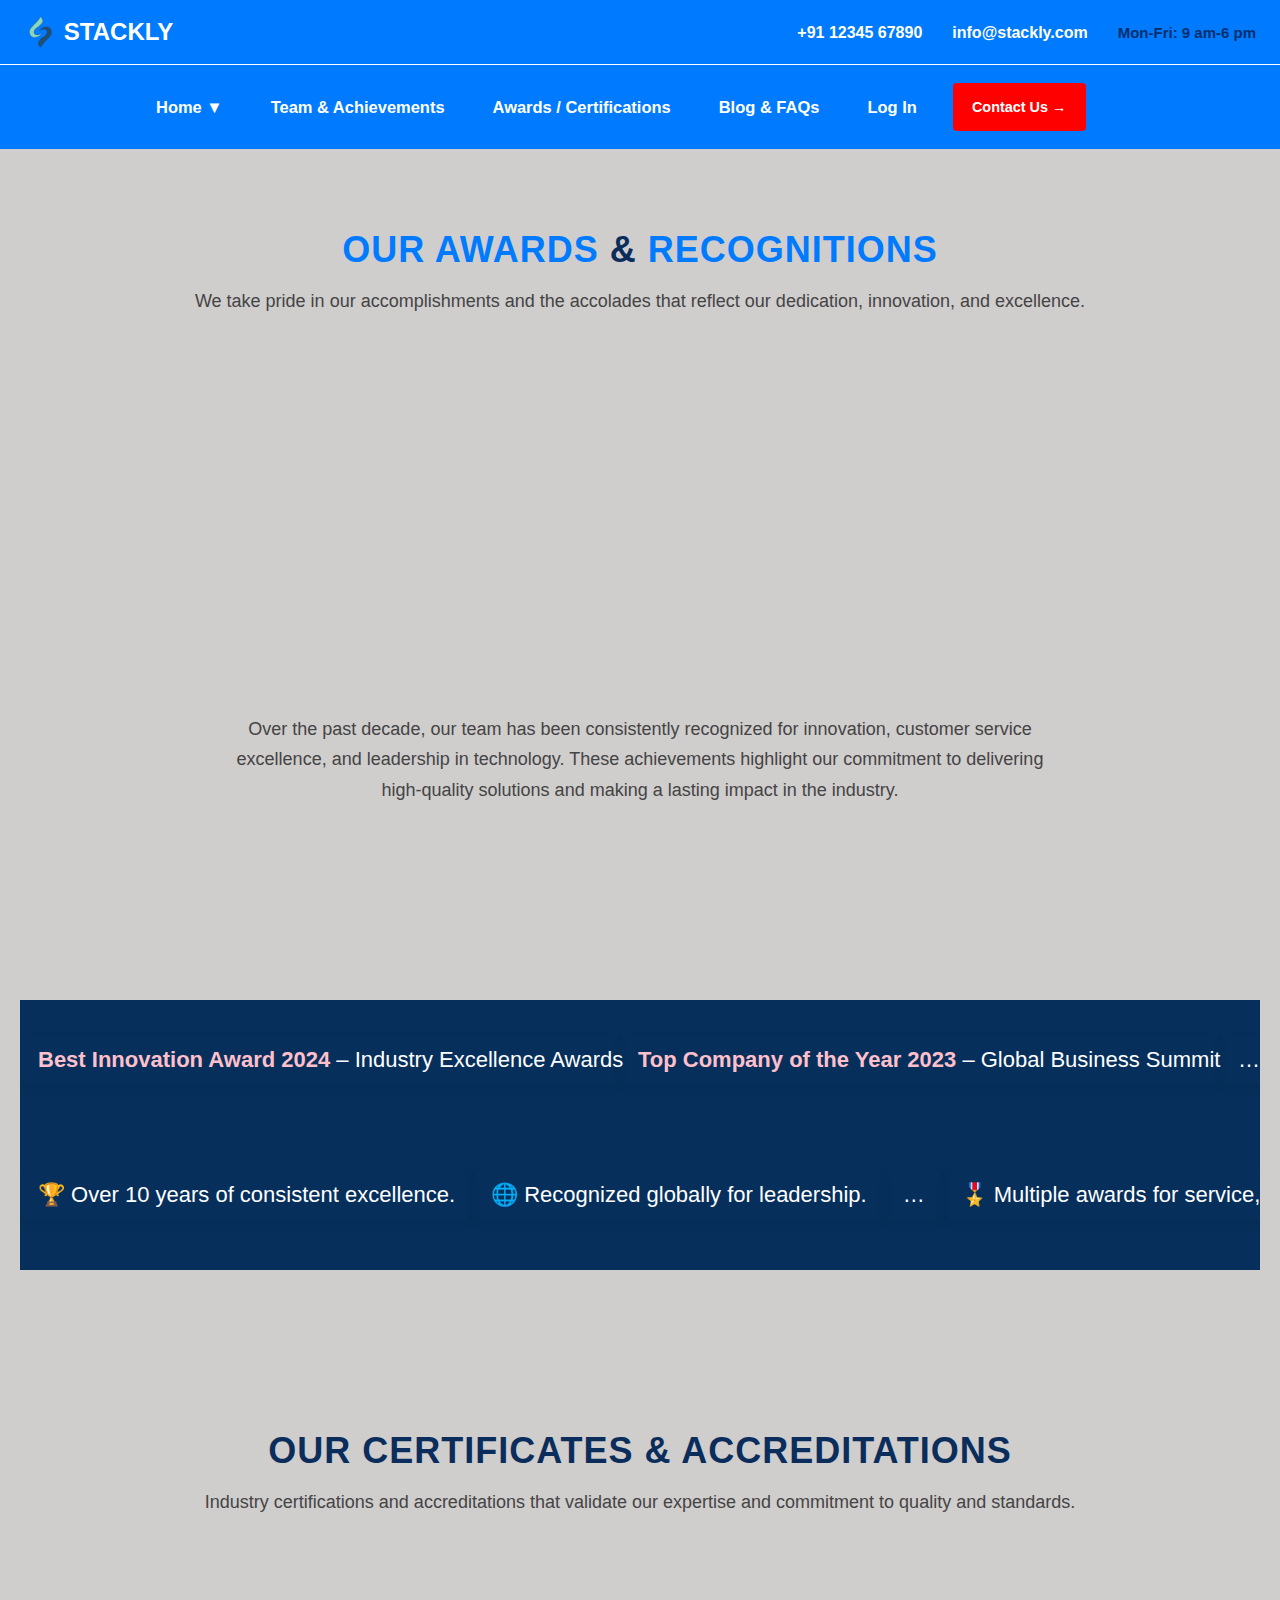
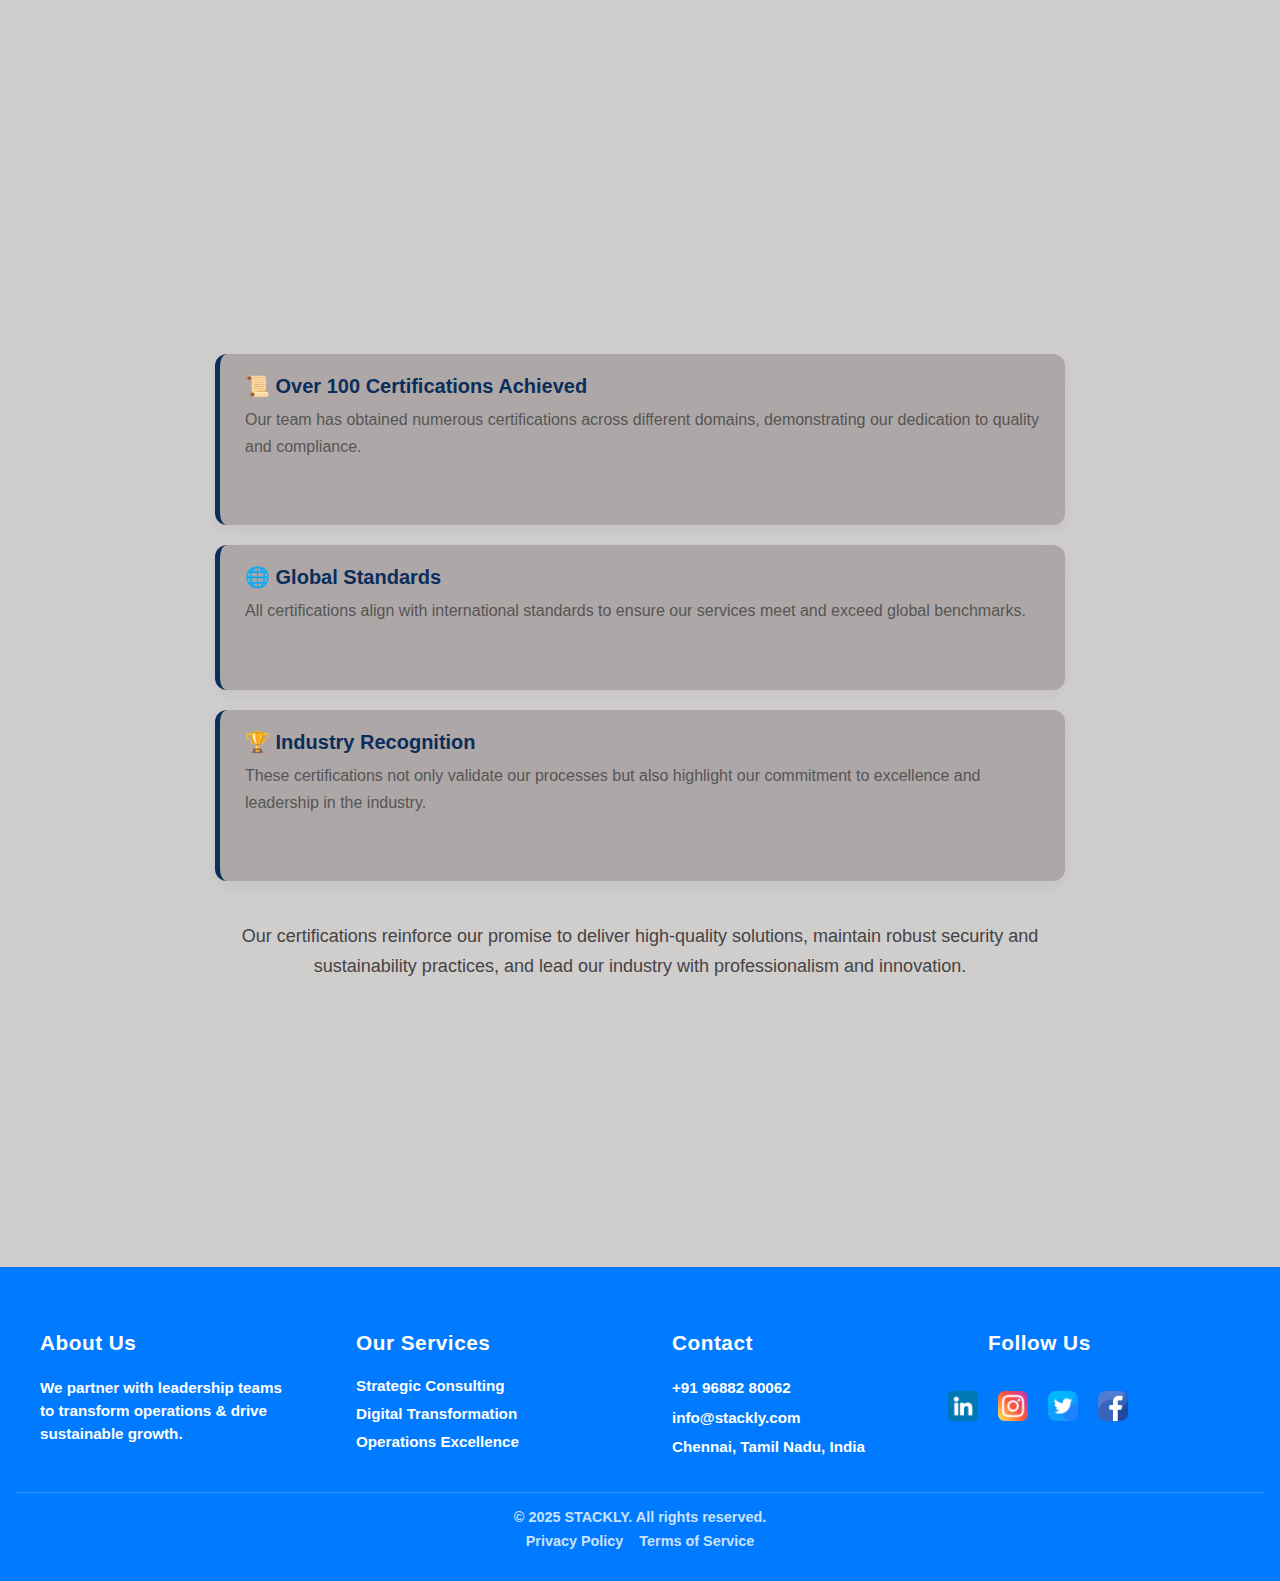
<file: awards.html>
<!DOCTYPE html>
<html lang="en">
<head>
  <meta charset="UTF-8" />
  <meta name="viewport" content="width=device-width, initial-scale=1.0" />
  <link rel="icon" href="./logo.png" />
  <title>Business</title>
  <link rel="stylesheet" href="./awards.css" />
</head>
<body>

  <div class="topbar">
    <header class="header">
      <div class="logo">
        <img src="./logo.png" alt="STACKLY Logo" />
        <h2>STACKLY</h2>
      </div>
      <div class="contact">
        <div class="contact1">
          <p class="phone"><a href="./404.html">+91 12345 67890</a></p>
          <p class="email"><a href="./404.html">info@stackly.com</a></p>
        </div>
        <div class="time">
          <p class="hours">Mon-Fri: 9 am-6 pm</p>
        </div>
      </div>
      <button class="hamburger" id="hamburger" aria-label="Toggle navigation">☰</button>
    </header>

    <nav class="navBar">
      <div class="navLinks">
        <ul class="linkRight">
          <li class="dropdown">
            <a href="./index.html">Home ▼</a>
            <ul class="dropdown-menu">
              <li><a href="./index.html">Home page 1</a></li>
            </ul>
          </li>
          <li><a href="./team.html">Team & Achievements</a></li>
          <li><a href="./awards.html">Awards / Certifications</a></li>
          <li><a href="./blog.html">Blog & FAQs</a></li>
          <li><a href="./login 2.html">Log In</a></li>
          <li class="sign"><button onclick="window.location.href='./contact 2.html'">Contact Us → </button></li>
        </ul>
      </div>
    </nav>
  </div>







<section class="awards-section">
   <h2><span>Our Awards</span> & <span>Recognitions</span></h2>
    <p>We take pride in our accomplishments and the accolades that reflect our dedication, innovation, and excellence.</p>

  <div class="container">
    <div class="awards-section-inner">
      <div class="award-highlights">
        <div class="award-highlight">
          <h3>🏆 500+ Projects Completed</h3>
          <p>Successfully delivered projects across multiple industries with outstanding results and client satisfaction.</p>
        </div>
        <div class="award-highlight">
          <h3>🌐 Global Recognition</h3>
          <p>Our innovative solutions and services have been recognized internationally, enhancing our global presence.</p>
        </div>
        <div class="award-highlight">
          <h3>🎖️ Excellence in Service</h3>
          <p>Committed to delivering exceptional customer experience, earning multiple awards for service excellence.</p>
        </div>
        <div class="award-highlight">
          <h3>💡 Industry Leadership</h3>
          <p>We set benchmarks in innovation, creativity, and operational excellence, leading the way in our sector.</p>
        </div>
      </div>

      <p class="awards-summary">
        Over the past decade, our team has been consistently recognized for innovation, customer service excellence, and leadership in technology. These achievements highlight our commitment to delivering high-quality solutions and making a lasting impact in the industry.
      </p>
    </div>
  </div>
</section>







<section id="awards" class="awards-section">
  <div class="container">
   
    <div class="awards-slider">
      <ul class="awards-list">
        <!-- your list items -->
        <li><strong>Best Innovation Award 2024</strong> – Industry Excellence Awards</li>
        <li><strong>Top Company of the Year 2023</strong> – Global Business Summit</li>
        <li>…</li>
        <!-- repeat same items again for loop effect -->
        <li><strong>Best Innovation Award 2024</strong> – Industry Excellence Awards</li>
        <li><strong>Top Company of the Year 2023</strong> – Global Business Summit</li>
        <li>…</li>
      </ul>
    </div>
    <div class="awards-slider">
      <ul class="awards-list">
        <!-- your list items -->
        <li>🏆  Over 10 years of consistent excellence.</li>
        <li>🌐 Recognized globally for leadership.</li>
        <li>…</li>
        <!-- repeat same items again for loop effect -->
        <li>🎖️ Multiple awards for service, quality, and innovation.</li>
        <li>💡 Driving innovation and setting industry benchmarks.</li>
        <li>🌟 Empowering clients worldwide with award-winning.</li>
        <li>…</li>
      </ul>
    </div>
  </div>
</section>





















<section id="certificates" class="certificates-section">
  <div class="container">
    <h2>Our Certificates & Accreditations</h2>
    <p>Industry certifications and accreditations that validate our expertise and commitment to quality and standards.</p>

    <!-- Certificates Grid -->
    <div class="certificates-grid">
      <div class="certificate-card">
        <img src="./certificate.webp" alt="Certificate 1">
        <h3>ISO 9001</h3>
        <p>Quality Management System Certification</p>
      </div>

      <div class="certificate-card">
        <img src="./certificate.webp" alt="Certificate 2">
        <h3>ISO 27001</h3>
        <p>Information Security Management Certification</p>
      </div>

      <div class="certificate-card">
        <img src="./certificate.webp" alt="Certificate 3">
        <h3>LEED Certification</h3>
        <p>Green Building & Sustainability Standards</p>
      </div>

      <div class="certificate-card">
        <img src="./certificate.webp" alt="Certificate 4">
        <h3>Certified Agile Practitioner</h3>
        <p>Project Management & Agile Practices</p>
      </div>
    </div>

    <!-- Additional Highlights / Descriptive Divs -->
    <div class="certificate-highlight">
      <h3>📜 Over 100 Certifications Achieved</h3>
      <p>Our team has obtained numerous certifications across different domains, demonstrating our dedication to quality and compliance.</p>
    </div>

    <div class="certificate-highlight">
      <h3>🌐 Global Standards</h3>
      <p>All certifications align with international standards to ensure our services meet and exceed global benchmarks.</p>
    </div>

    <div class="certificate-highlight">
      <h3>🏆 Industry Recognition</h3>
      <p>These certifications not only validate our processes but also highlight our commitment to excellence and leadership in the industry.</p>
    </div>

    <p class="certificates-summary">
      Our certifications reinforce our promise to deliver high-quality solutions, maintain robust security and sustainability practices, 
      and lead our industry with professionalism and innovation.
    </p>
  </div>
</section>




<section id="awards" class="awards-section">

</section>



<footer class="footer footer-consulting">
  <div class="footer-inner">
    <div class="footer-col about">
      <h4>About Us</h4>
      <p>We partner with leadership teams to transform operations & drive sustainable growth.</p>
    </div>
    <div class="footer-col services">
      <h4>Our Services</h4>
      <ul>
        <li><a href="./404.html">Strategic Consulting</a></li>
        <li><a href="./404.html">Digital Transformation</a></li>
        <li><a href="./404.html">Operations Excellence</a></li>
      </ul>
    </div>
    <div class="footer-col contact">
      <h4>Contact</h4>
      <p><a href="./404.html">+91 96882 80062</a></p>
      <p><a href="./404.html">info@stackly.com</a></p>
      <p>Chennai, Tamil Nadu, India</p>
    </div>
    <div class="footer-col follow">
      <h4>Follow Us</h4>
      <ul class="social">
        <li><img src="./linkedin.png" alt="linkedin" height="30px"></a></li>
        <li><img src="./instagram.png" alt="instagram" height="30px"></li>
        <li><img src="./twitter.png" alt="twitter" height="30px"></li>
        <li><img src="./facebook.png" alt="facebook" height="30px"></li>
      </ul>
    </div>
  </div>
  <div class="footer-bottom">
    <p>© 2025 STACKLY. All rights reserved.</p>
    <ul class="legal">
      <li><a href="./404.html">Privacy Policy</a></li>
      <li><a href="./404.html">Terms of Service</a></li>
    </ul>
  </div>
</footer>



  <script src="./script.js"></script>
</body>
</html>
</file>
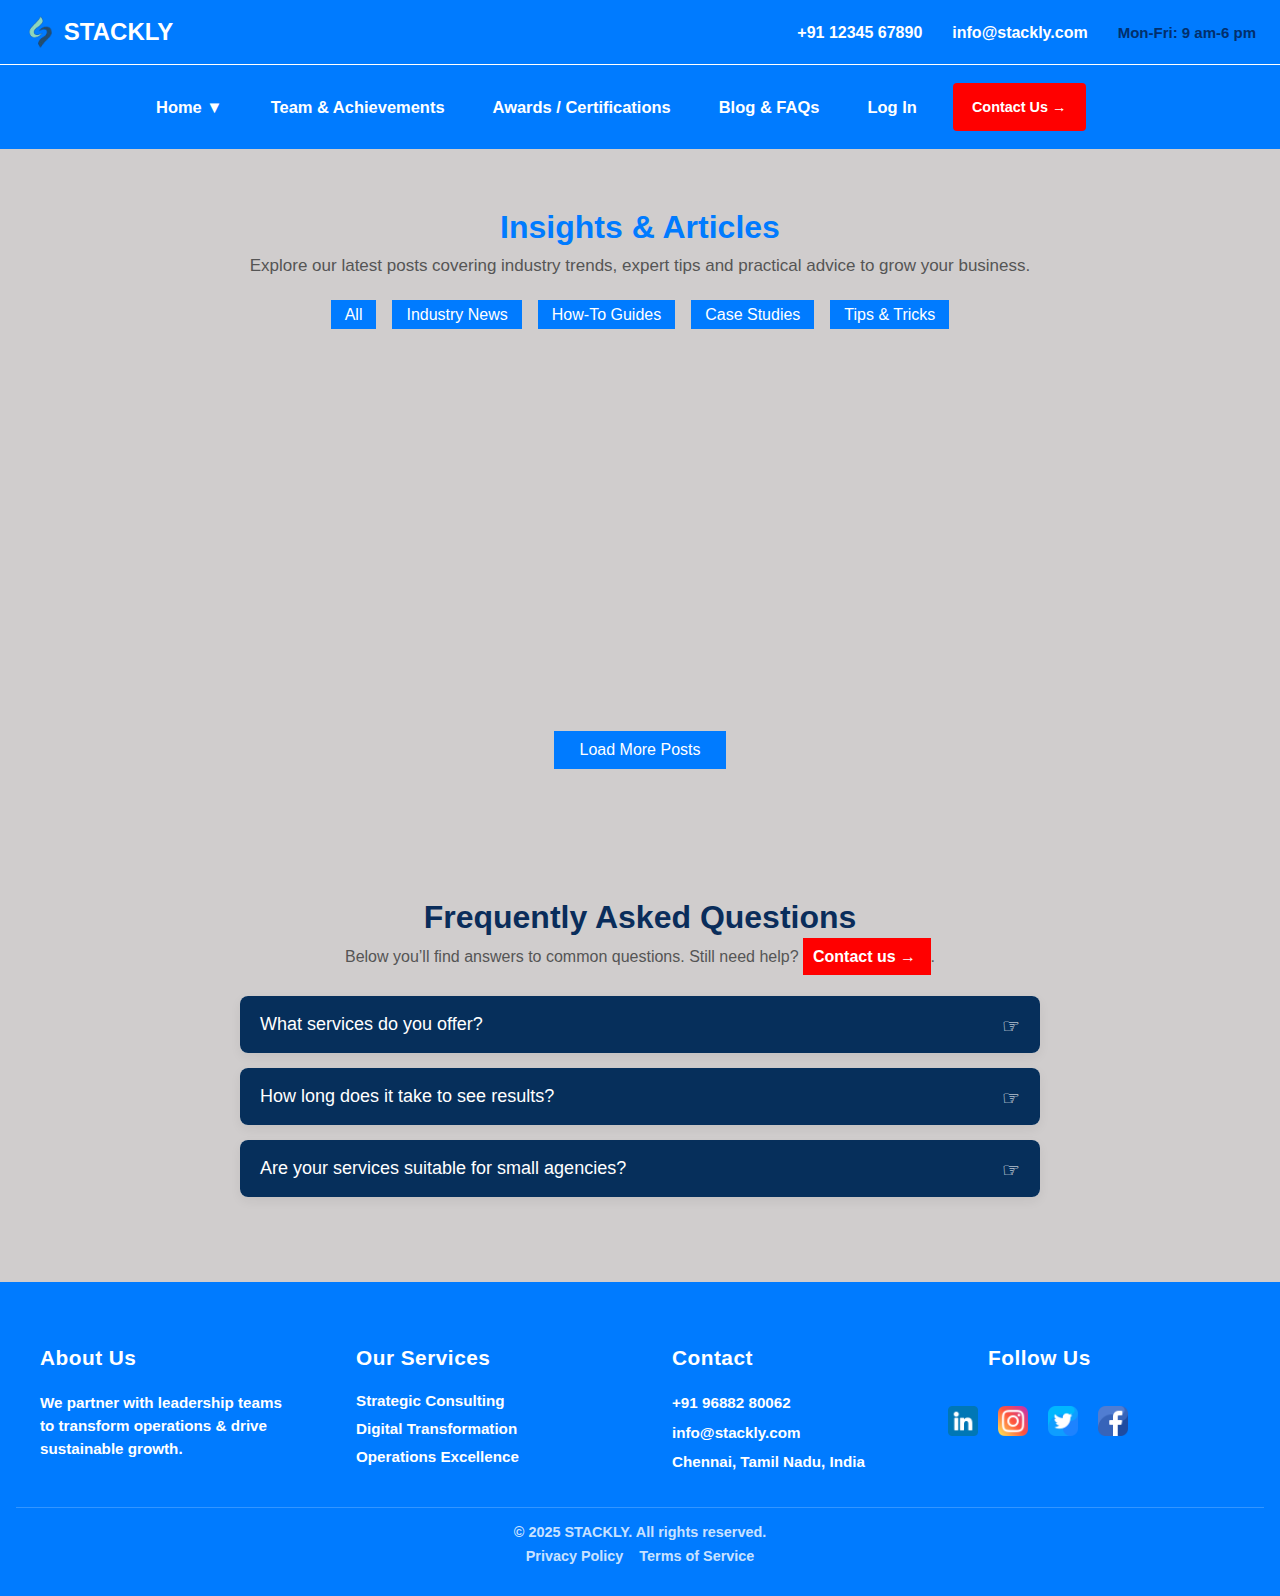
<file: blog.html>
<!DOCTYPE html>
<html lang="en">
<head>
  <meta charset="UTF-8" />
  <meta name="viewport" content="width=device-width, initial-scale=1.0" />
  <link rel="icon" href="./logo.png" />
  <title>Business</title>
  <link rel="stylesheet" href="./blog.css" />
</head>
<body>

  <div class="topbar">
    <header class="header">
      <div class="logo">
        <img src="./logo.png" alt="STACKLY Logo" />
        <h2>STACKLY</h2>
      </div>
      <div class="contact">
        <div class="contact1">
          <p class="phone"><a href="./404.html">+91 12345 67890</a></p>
          <p class="email"><a href="./404.html">info@stackly.com</a></p>
        </div>
        <div class="time">
          <p class="hours">Mon-Fri: 9 am-6 pm</p>
        </div>
      </div>
      <button class="hamburger" id="hamburger" aria-label="Toggle navigation">☰</button>
    </header>

    <nav class="navBar">
      <div class="navLinks">
        <ul class="linkRight">
          <li class="dropdown">
            <a href="./index.html">Home ▼</a>
            <ul class="dropdown-menu">
              <li><a href="./index.html">Home page 1</a></li>
            </ul>
          </li>
          <li><a href="./team.html">Team & Achievements</a></li>
          <li><a href="./awards.html">Awards / Certifications</a></li>
          <li><a href="./blog.html">Blog & FAQs</a></li>
          <li><a href="./login 2.html">Log In</a></li>
          <li class="sign"><button onclick="window.location.href='./contact 2.html'">Contact Us → </button></li>
        </ul>
      </div>
    </nav>
  </div>







<section id="blog-medium" class="blog-medium">
  <div class="container">
    <div class="blog-hero">
      <h2 class="hero-title">Insights & Articles</h2>
      <p class="hero-intro">
        Explore our latest posts covering industry trends, expert tips and practical advice to grow your business.
      </p>
      <nav class="blog-categories">
        <ul>
          <li><a href="#all" class="active">All</a></li>
          <li><a href="#industry">Industry News</a></li>
          <li><a href="#guides">How-To Guides</a></li>
          <li><a href="#case">Case Studies</a></li>
          <li><a href="#tips">Tips & Tricks</a></li>
        </ul>
      </nav>
    </div>

    <div class="posts-grid">
      <article class="post-card animate-fade">
        <img src="./playing-music (1).webp" alt="Post 1" class="post-image">
        <div class="post-content">
          <h3 class="post-title">Boost ROI with Smart Real-Estate Tech</h3>
          <p class="post-excerpt">How to leverage technology to increase productivity, reduce costs and optimise listings.</p>
          <a href="./404.html" class="read-more">Read more →</a>
        </div>
      </article>

      <article class="post-card animate-fade" style="animation-delay:0.2s">
        <img src="./playing-music (1).webp" alt="Post 2" class="post-image">
        <div class="post-content">
          <h3 class="post-title">Checklist for Digital Property Marketing</h3>
          <p class="post-excerpt">A comprehensive list to guide your online advertising, virtual tours and lead capture.</p>
          <a href="./404.html" class="read-more">Read more →</a>
        </div>
      </article>

      <article class="post-card animate-fade" style="animation-delay:0.4s">
        <img src="./playing-music (1).webp" alt="Post 3" class="post-image">
        <div class="post-content">
          <h3 class="post-title">AI Trends in Real-Estate 2025</h3>
          <p class="post-excerpt">From predictive pricing to virtual staging — what’s coming next for property tech.</p>
          <a href="./404.html" class="read-more">Read more →</a>
        </div>
      </article>
    </div>

    <div class="load-more-wrapper">
      <button class="load-more">Load More Posts</button>
    </div>
  </div>
</section>










<section id="faq" class="faq-section">
  <div class="container">
    <h2>Frequently Asked Questions</h2>
    <p>Below you’ll find answers to common questions. Still need help? 
      <a class="call" href="./contact.html">Contact us → </a>.
    </p>

    <div class="faq-accordion">

      <div class="faq-item">
        <button class="faq-question">
          What services do you offer?
          <span class="arrow">☞</span>
        </button>
        <div class="faq-answer">
          <p>We specialise in digital real-estate marketing, listing management, virtual tours, & lead generation solutions.</p>
        </div>
      </div>

      <div class="faq-item">
        <button class="faq-question">
          How long does it take to see results?
          <span class="arrow">☞</span>
        </button>
        <div class="faq-answer">
          <p>Most clients start seeing improved lead volume within 4-8 weeks, depending on scope and market conditions.</p>
        </div>
      </div>

      <div class="faq-item">
        <button class="faq-question">
          Are your services suitable for small agencies?
          <span class="arrow">☞</span>
        </button>
        <div class="faq-answer">
          <p>Yes — our solutions are scalable and tailored so even smaller agencies can benefit from them.</p>
        </div>
      </div>

    </div>
  </div>
</section>








<footer class="footer footer-consulting">
  <div class="footer-inner">
    <div class="footer-col about">
      <h4>About Us</h4>
      <p>We partner with leadership teams to transform operations & drive sustainable growth.</p>
    </div>
    <div class="footer-col services">
      <h4>Our Services</h4>
      <ul>
        <li><a href="./404.html">Strategic Consulting</a></li>
        <li><a href="./404.html">Digital Transformation</a></li>
        <li><a href="./404.html">Operations Excellence</a></li>
      </ul>
    </div>
    <div class="footer-col contact">
      <h4>Contact</h4>
      <p><a href="./404.html">+91 96882 80062</a></p>
      <p><a href="./404.html">info@stackly.com</a></p>
      <p>Chennai, Tamil Nadu, India</p>
    </div>
    <div class="footer-col follow">
      <h4>Follow Us</h4>
      <ul class="social">
        <li><img src="./linkedin.png" alt="linkedin" height="30px"></a></li>
        <li><img src="./instagram.png" alt="instagram" height="30px"></li>
        <li><img src="./twitter.png" alt="twitter" height="30px"></li>
        <li><img src="./facebook.png" alt="facebook" height="30px"></li>
      </ul>
    </div>
  </div>
  <div class="footer-bottom">
    <p>© 2025 STACKLY. All rights reserved.</p>
    <ul class="legal">
      <li><a href="./404.html">Privacy Policy</a></li>
      <li><a href="./404.html">Terms of Service</a></li>
    </ul>
  </div>
</footer>



  <script src="./blog.js"></script>
</body>
</html>
</file>
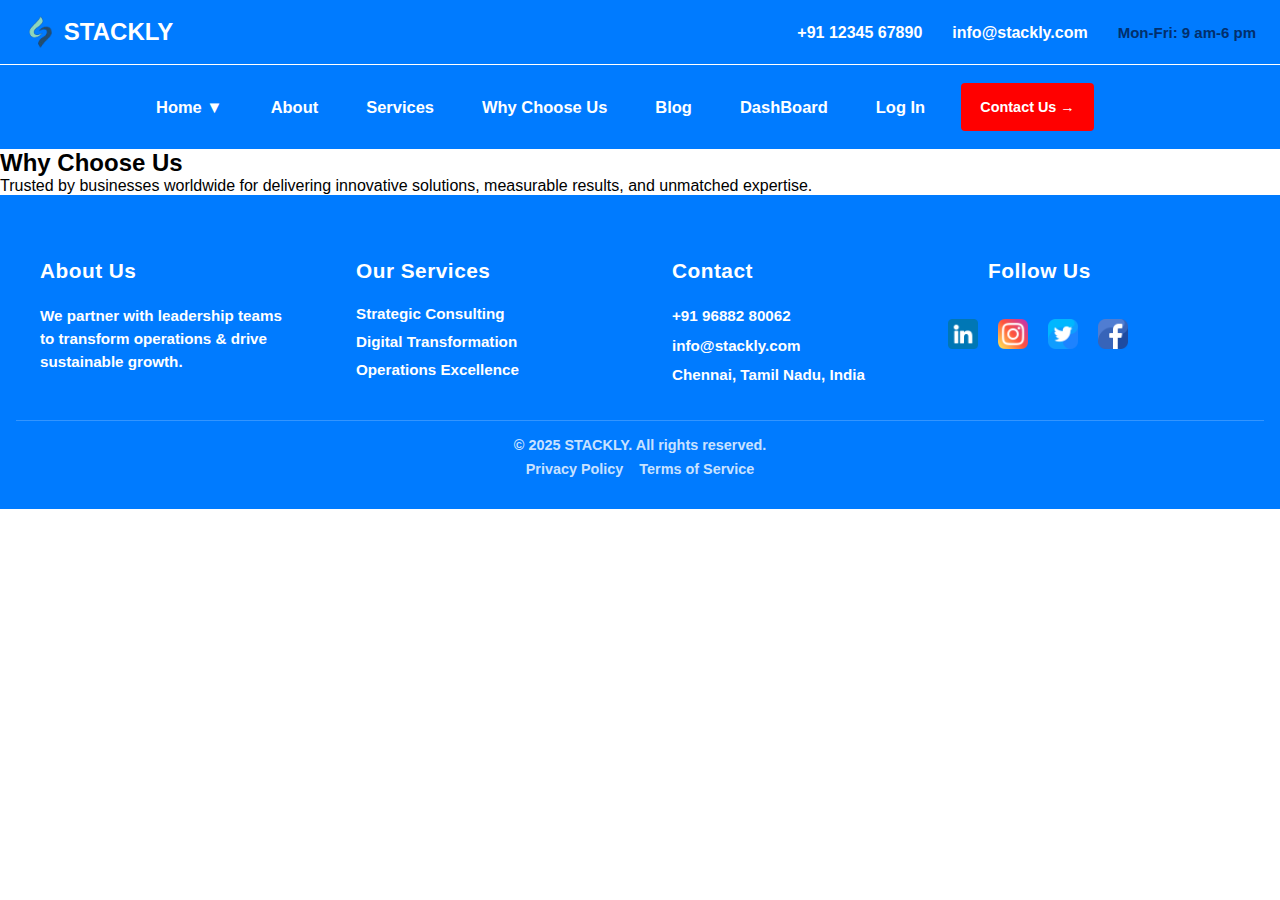
<file: choose.html>
<!DOCTYPE html>
<html lang="en">
<head>
  <meta charset="UTF-8" />
  <meta name="viewport" content="width=device-width, initial-scale=1.0" />
  <link rel="icon" href="./logo.png" />
  <title>Business</title>
  <link rel="stylesheet" href="./choose.css" />
</head>
<body>

  <div class="topbar">
    <header class="header">
      <div class="logo">
        <img src="./logo.png" alt="STACKLY Logo" />
        <h2>STACKLY</h2>
      </div>
      <div class="contact">
        <div class="contact1">
          <p class="phone"><a href="./404.html">+91 12345 67890</a></p>
          <p class="email"><a href="./404.html">info@stackly.com</a></p>
        </div>
        <div class="time">
          <p class="hours">Mon-Fri: 9 am-6 pm</p>
        </div>
      </div>
      <button class="hamburger" id="hamburger" aria-label="Toggle navigation">☰</button>
    </header>

    <nav class="navBar">
      <div class="navLinks">
        <ul class="linkRight">
          <li class="dropdown">
            <a href="./index.html">Home ▼</a>
            <ul class="dropdown-menu">
              <li><a href="./index.html">Home page 1</a></li>
            </ul>
          </li>
          <li><a href="./about.html">About</a></li>
          <li><a href="./service.html">Services</a></li>
          <li><a href="./choose.html">Why Choose Us</a></li>
          <!-- <li><a href="./404.html">Team</a></li> -->
          <li><a href="./blog.html">Blog</a></li>
          <li><a href="./dashboard.html">DashBoard</a></li>
          <li><a href="./login.html">Log In</a></li>
          <li class="sign"><button onclick="window.location.href='./404.html'">Contact Us → </button></li>
        </ul>
      </div>
    </nav>
  </div>







<!-- Why Choose Us Hero Section (Alternative Style) -->
<section class="why-choose-hero-alt">
  <div class="hero-background"></div>
  <div class="hero-content">
    <h2 class="hero-title">Why Choose Us</h2>
    <p class="hero-subtitle">
      Trusted by businesses worldwide for delivering innovative solutions, measurable results, and unmatched expertise.
    </p>
  </div>
</section>






<footer class="footer footer-consulting">
  <div class="footer-inner">
    <div class="footer-col about">
      <h4>About Us</h4>
      <p>We partner with leadership teams to transform operations & drive sustainable growth.</p>
    </div>
    <div class="footer-col services">
      <h4>Our Services</h4>
      <ul>
        <li><a href="./404.html">Strategic Consulting</a></li>
        <li><a href="./404.html">Digital Transformation</a></li>
        <li><a href="./404.html">Operations Excellence</a></li>
      </ul>
    </div>
    <div class="footer-col contact">
      <h4>Contact</h4>
      <p><a href="./404.html">+91 96882 80062</a></p>
      <p><a href="./404.html">info@stackly.com</a></p>
      <p>Chennai, Tamil Nadu, India</p>
    </div>
    <div class="footer-col follow">
      <h4>Follow Us</h4>
      <ul class="social">
        <li><img src="./linkedin.png" alt="linkedin" height="30px"></a></li>
        <li><img src="./instagram.png" alt="instagram" height="30px"></li>
        <li><img src="./twitter.png" alt="twitter" height="30px"></li>
        <li><img src="./facebook.png" alt="facebook" height="30px"></li>
      </ul>
    </div>
  </div>
  <div class="footer-bottom">
    <p>© 2025 STACKLY. All rights reserved.</p>
    <ul class="legal">
      <li><a href="./404.html">Privacy Policy</a></li>
      <li><a href="./404.html">Terms of Service</a></li>
    </ul>
  </div>
</footer>



  <script src="./about.js"></script>
</body>
</html>
</file>
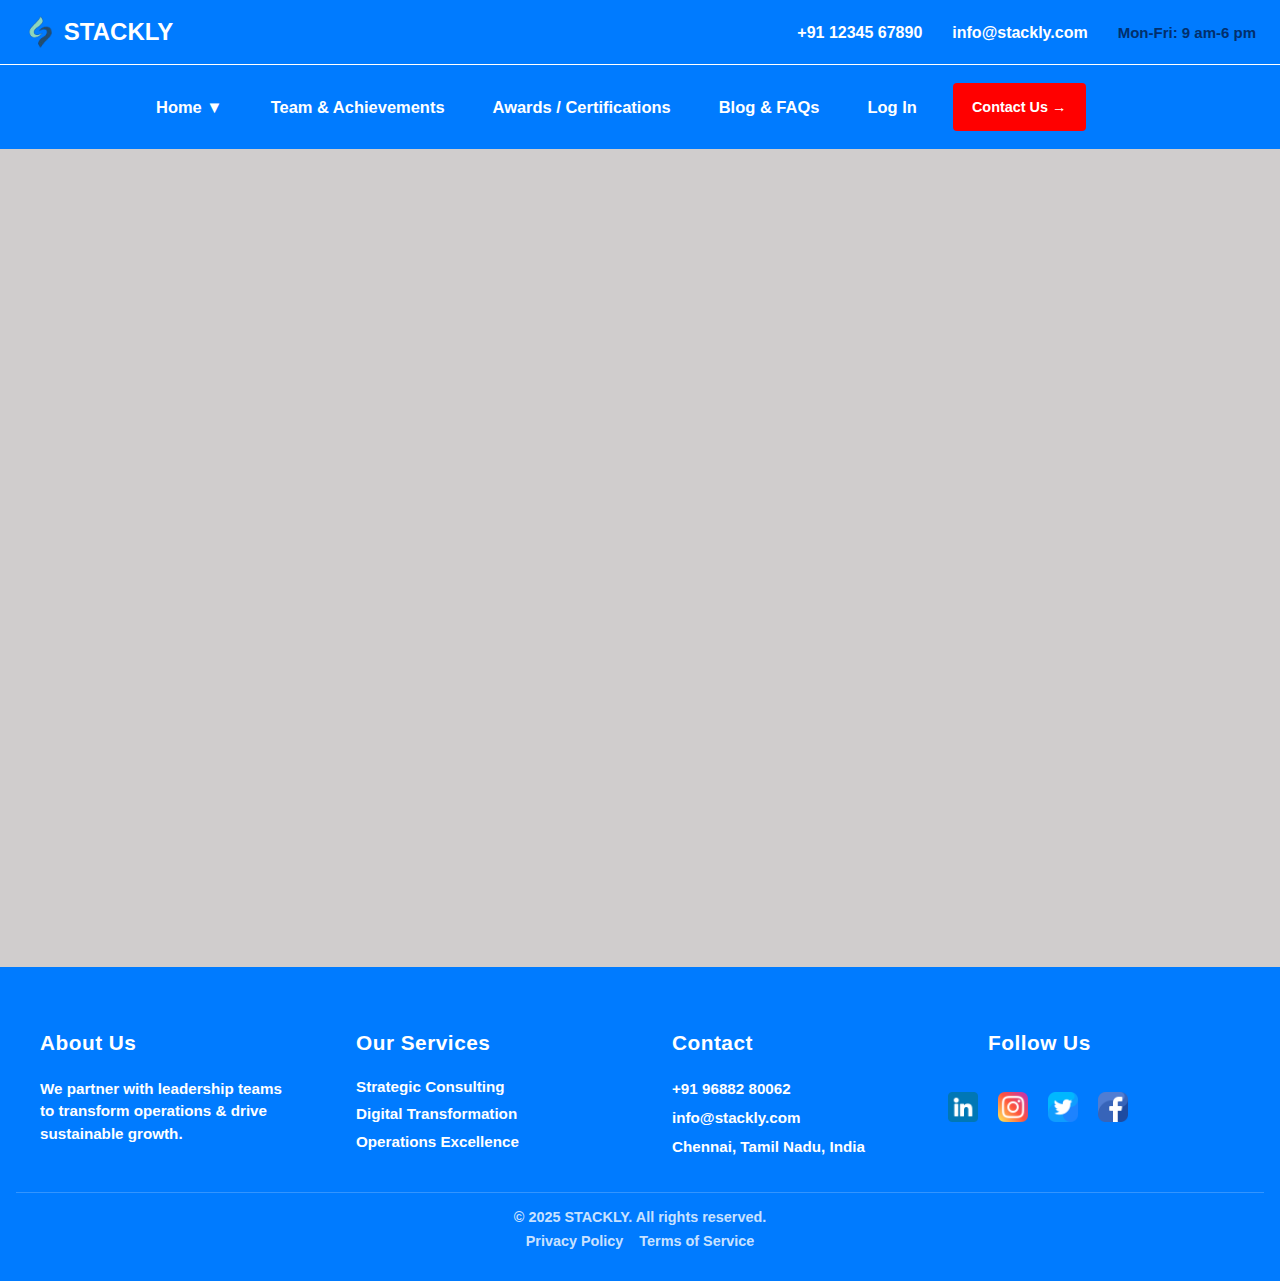
<file: contact 2.html>
<!DOCTYPE html>
<html lang="en">
<head>
  <meta charset="UTF-8" />
  <meta name="viewport" content="width=device-width, initial-scale=1.0" />
  <link rel="icon" href="./logo.png" />
  <title>Business</title>
  <link rel="stylesheet" href="./contact 2.css" />
</head>
<body>

  <div class="topbar">
    <header class="header">
      <div class="logo">
        <img src="./logo.png" alt="STACKLY Logo" />
        <h2>STACKLY</h2>
      </div>
      <div class="contact">
        <div class="contact1">
          <p class="phone"><a href="./404.html">+91 12345 67890</a></p>
          <p class="email"><a href="./404.html">info@stackly.com</a></p>
        </div>
        <div class="time">
          <p class="hours">Mon-Fri: 9 am-6 pm</p>
        </div>
      </div>
      <button class="hamburger" id="hamburger" aria-label="Toggle navigation">☰</button>
    </header>

    <nav class="navBar">
      <div class="navLinks">
        <ul class="linkRight">
          <li class="dropdown">
            <a href="./index.html">Home ▼</a>
            <ul class="dropdown-menu">
              <li><a href="./index.html">Home page 1</a></li>
            </ul>
          </li>
          <li><a href="./404.html">Team & Achievements</a></li>
          <li><a href="./404.html">Awards / Certifications</a></li>
          <li><a href="./blog.html">Blog & FAQs</a></li>
          <li><a href="./login 2.css">Log In</a></li>
          <li class="sign"><button onclick="window.location.href='./contact 2.html'">Contact Us → </button></li>
        </ul>
      </div>
    </nav>
  </div>





<section id="contact-business" class="contact-business-section">
  <div class="container">
    <h2>Get in <span>Touch</span> With <span>Our Team</span></h2>
    <p>
      Whether you’re ready to start a project, have questions, or want to learn more about our services — we’re here to help.
    </p>

    <div class="contact-wrapper">
      <!-- Contact Info Column -->
      <div class="contact-info">
        <div class="info-card">
          <h3>Head Office</h3>
          <p>123 Your Street,<br>Chennai, Tamil Nadu, India</p>
        </div>
        <div class="info-card">
          <h3>Email Us</h3>
          <p><a href="mailto:hello@yourcompany.com">hello@yourcompany.com</a></p>
        </div>
        <div class="info-card">
          <h3>Call Us</h3>
          <p>+91 12345 67890<br>+91 98765 43210</p>
        </div>
      </div>

      <!-- Contact Form Column -->
      <div class="contact-form">
        <form action="#" method="post">
          <div class="form-group">
            <label for="name">Your Name</label>
            <input type="text" id="name" name="name" placeholder="Enter your name" required>
          </div>
          <div class="form-group">
            <label for="email">Your Email</label>
            <input type="email" id="email" name="email" placeholder="Enter your email" required>
          </div>
          <div class="form-group">
            <label for="subject">Subject</label>
            <input type="text" id="subject" name="subject" placeholder="Subject">
          </div>
          <div class="form-group">
            <label for="message">Message</label>
            <textarea id="message" name="message" rows="5" placeholder="How can we help you?" required></textarea>
          </div>
          <button type="submit" class="btn-submit">Send Message</button>
        </form>
      </div>
    </div>
  </div>
</section>





<footer class="footer footer-consulting">
  <div class="footer-inner">
    <div class="footer-col about">
      <h4>About Us</h4>
      <p>We partner with leadership teams to transform operations & drive sustainable growth.</p>
    </div>
    <div class="footer-col services">
      <h4>Our Services</h4>
      <ul>
        <li><a href="./404.html">Strategic Consulting</a></li>
        <li><a href="./404.html">Digital Transformation</a></li>
        <li><a href="./404.html">Operations Excellence</a></li>
      </ul>
    </div>
    <div class="footer-col contact">
      <h4>Contact</h4>
      <p><a href="./404.html">+91 96882 80062</a></p>
      <p><a href="./404.html">info@stackly.com</a></p>
      <p>Chennai, Tamil Nadu, India</p>
    </div>
    <div class="footer-col follow">
      <h4>Follow Us</h4>
      <ul class="social">
        <li><img src="./linkedin.png" alt="linkedin" height="30px"></a></li>
        <li><img src="./instagram.png" alt="instagram" height="30px"></li>
        <li><img src="./twitter.png" alt="twitter" height="30px"></li>
        <li><img src="./facebook.png" alt="facebook" height="30px"></li>
      </ul>
    </div>
  </div>
  <div class="footer-bottom">
    <p>© 2025 STACKLY. All rights reserved.</p>
    <ul class="legal">
      <li><a href="./404.html">Privacy Policy</a></li>
      <li><a href="./404.html">Terms of Service</a></li>
    </ul>
  </div>
</footer>



  <script src="./about.js"></script>
</body>
</html>
</file>
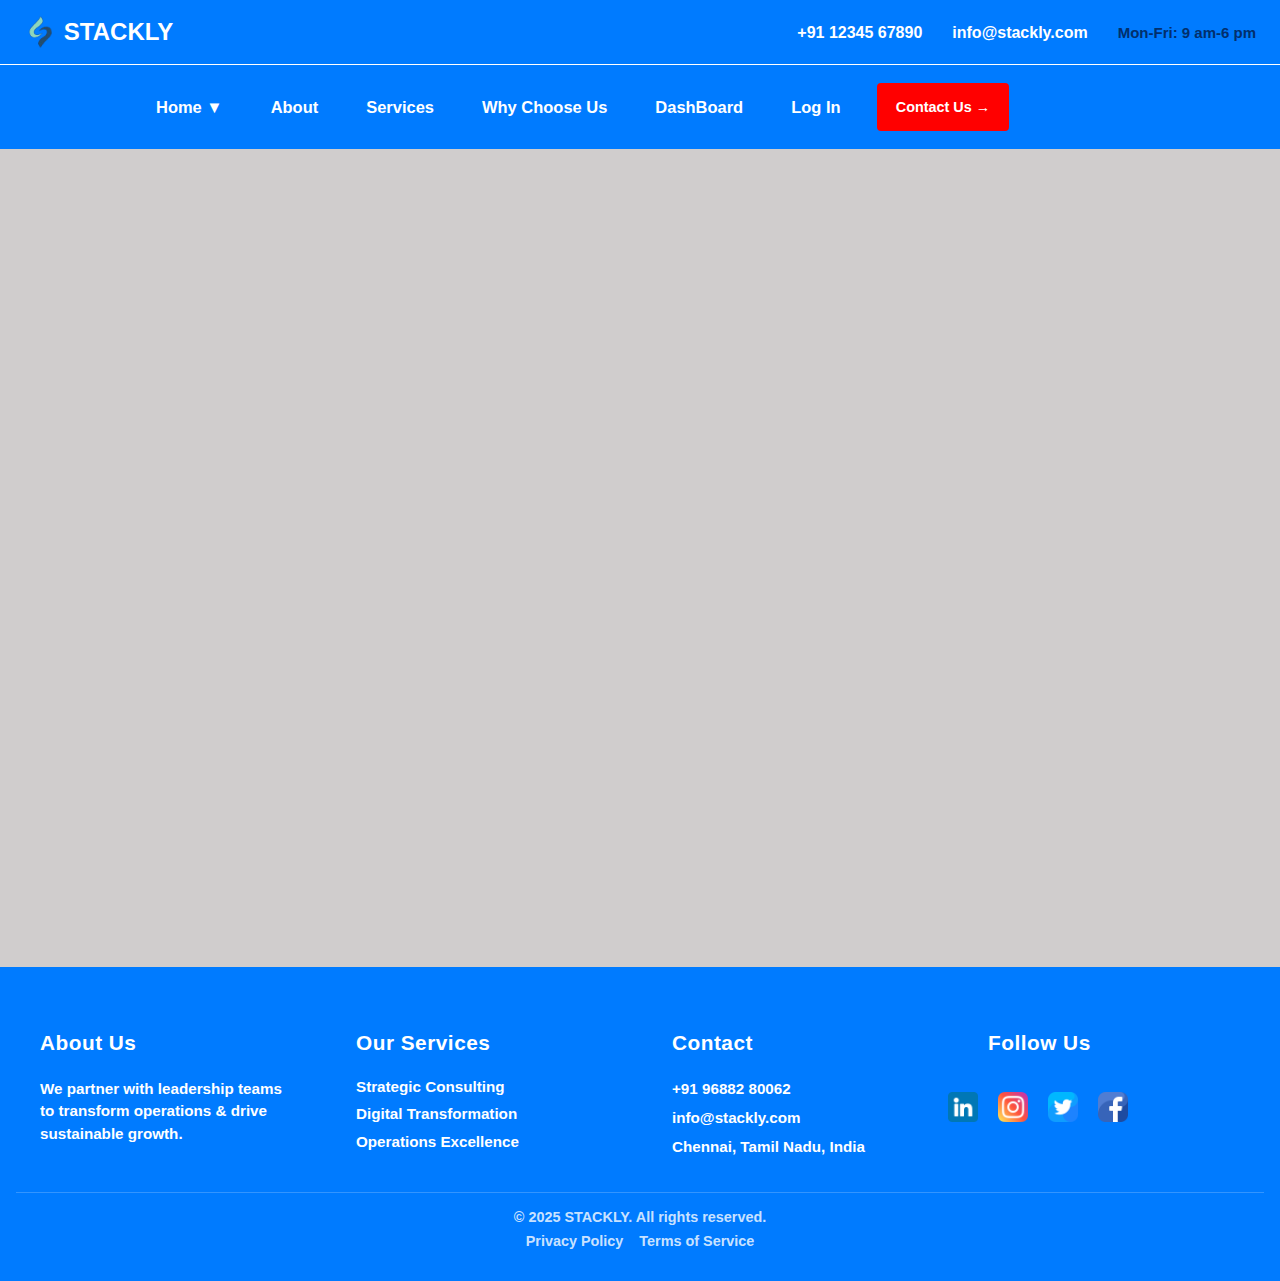
<file: contact.html>
<!DOCTYPE html>
<html lang="en">
<head>
  <meta charset="UTF-8" />
  <meta name="viewport" content="width=device-width, initial-scale=1.0" />
  <link rel="icon" href="./logo.png" />
  <title>Business</title>
  <link rel="stylesheet" href="./contact.css" />
</head>
<body>

  <div class="topbar">
    <header class="header">
      <div class="logo">
        <img src="./logo.png" alt="STACKLY Logo" />
        <h2>STACKLY</h2>
      </div>
      <div class="contact">
        <div class="contact1">
          <p class="phone"><a href="./404.html">+91 12345 67890</a></p>
          <p class="email"><a href="./404.html">info@stackly.com</a></p>
        </div>
        <div class="time">
          <p class="hours">Mon-Fri: 9 am-6 pm</p>
        </div>
      </div>
      <button class="hamburger" id="hamburger" aria-label="Toggle navigation">☰</button>
    </header>

    <nav class="navBar">
      <div class="navLinks">
        <ul class="linkRight">
          <li class="dropdown">
            <a href="./index.html">Home ▼</a>
            <ul class="dropdown-menu">
              <li><a href="./index.html">Home page 1</a></li>
            </ul>
          </li>
          <li><a href="./about.html">About</a></li>
          <li><a href="./service.html">Services</a></li>
          <li><a href="./choose.html">Why Choose Us</a></li>
          <!-- <li><a href="./404.html">Team</a></li> -->
          <!-- <li><a href="./blog.html">Blog</a></li> -->
          <li><a href="./dashboard.html">DashBoard</a></li>
          <li><a href="./login.html">Log In</a></li>
          <li class="sign"><button onclick="window.location.href='./404.html'">Contact Us → </button></li>
        </ul>
      </div>
    </nav>
  </div>







<section id="contact-business" class="contact-business-section">
  <div class="container">
    <h2>Get in <span>Touch</span> With <span>Our Team</span></h2>
    <p>
      Whether you’re ready to start a project, have questions, or want to learn more about our services — we’re here to help.
    </p>

    <div class="contact-wrapper">
      <!-- Contact Info Column -->
      <div class="contact-info">
        <div class="info-card">
          <h3>Head Office</h3>
          <p>123 Your Street,<br>Chennai, Tamil Nadu, India</p>
        </div>
        <div class="info-card">
          <h3>Email Us</h3>
          <p><a href="mailto:hello@yourcompany.com">hello@yourcompany.com</a></p>
        </div>
        <div class="info-card">
          <h3>Call Us</h3>
          <p>+91 12345 67890<br>+91 98765 43210</p>
        </div>
      </div>

      <!-- Contact Form Column -->
      <div class="contact-form">
        <form action="#" method="post">
          <div class="form-group">
            <label for="name">Your Name</label>
            <input type="text" id="name" name="name" placeholder="Enter your name" required>
          </div>
          <div class="form-group">
            <label for="email">Your Email</label>
            <input type="email" id="email" name="email" placeholder="Enter your email" required>
          </div>
          <div class="form-group">
            <label for="subject">Subject</label>
            <input type="text" id="subject" name="subject" placeholder="Subject">
          </div>
          <div class="form-group">
            <label for="message">Message</label>
            <textarea id="message" name="message" rows="5" placeholder="How can we help you?" required></textarea>
          </div>
          <button type="submit" class="btn-submit">Send Message</button>
        </form>
      </div>
    </div>
  </div>
</section>







<footer class="footer footer-consulting">
  <div class="footer-inner">
    <div class="footer-col about">
      <h4>About Us</h4>
      <p>We partner with leadership teams to transform operations & drive sustainable growth.</p>
    </div>
    <div class="footer-col services">
      <h4>Our Services</h4>
      <ul>
        <li><a href="./404.html">Strategic Consulting</a></li>
        <li><a href="./404.html">Digital Transformation</a></li>
        <li><a href="./404.html">Operations Excellence</a></li>
      </ul>
    </div>
    <div class="footer-col contact">
      <h4>Contact</h4>
      <p><a href="./404.html">+91 96882 80062</a></p>
      <p><a href="./404.html">info@stackly.com</a></p>
      <p>Chennai, Tamil Nadu, India</p>
    </div>
    <div class="footer-col follow">
      <h4>Follow Us</h4>
      <ul class="social">
        <li><img src="./linkedin.png" alt="linkedin" height="30px"></a></li>
        <li><img src="./instagram.png" alt="instagram" height="30px"></li>
        <li><img src="./twitter.png" alt="twitter" height="30px"></li>
        <li><img src="./facebook.png" alt="facebook" height="30px"></li>
      </ul>
    </div>
  </div>
  <div class="footer-bottom">
    <p>© 2025 STACKLY. All rights reserved.</p>
    <ul class="legal">
      <li><a href="./404.html">Privacy Policy</a></li>
      <li><a href="./404.html">Terms of Service</a></li>
    </ul>
  </div>
</footer>



  <script src="./about.js"></script>
</body>
</html>
</file>
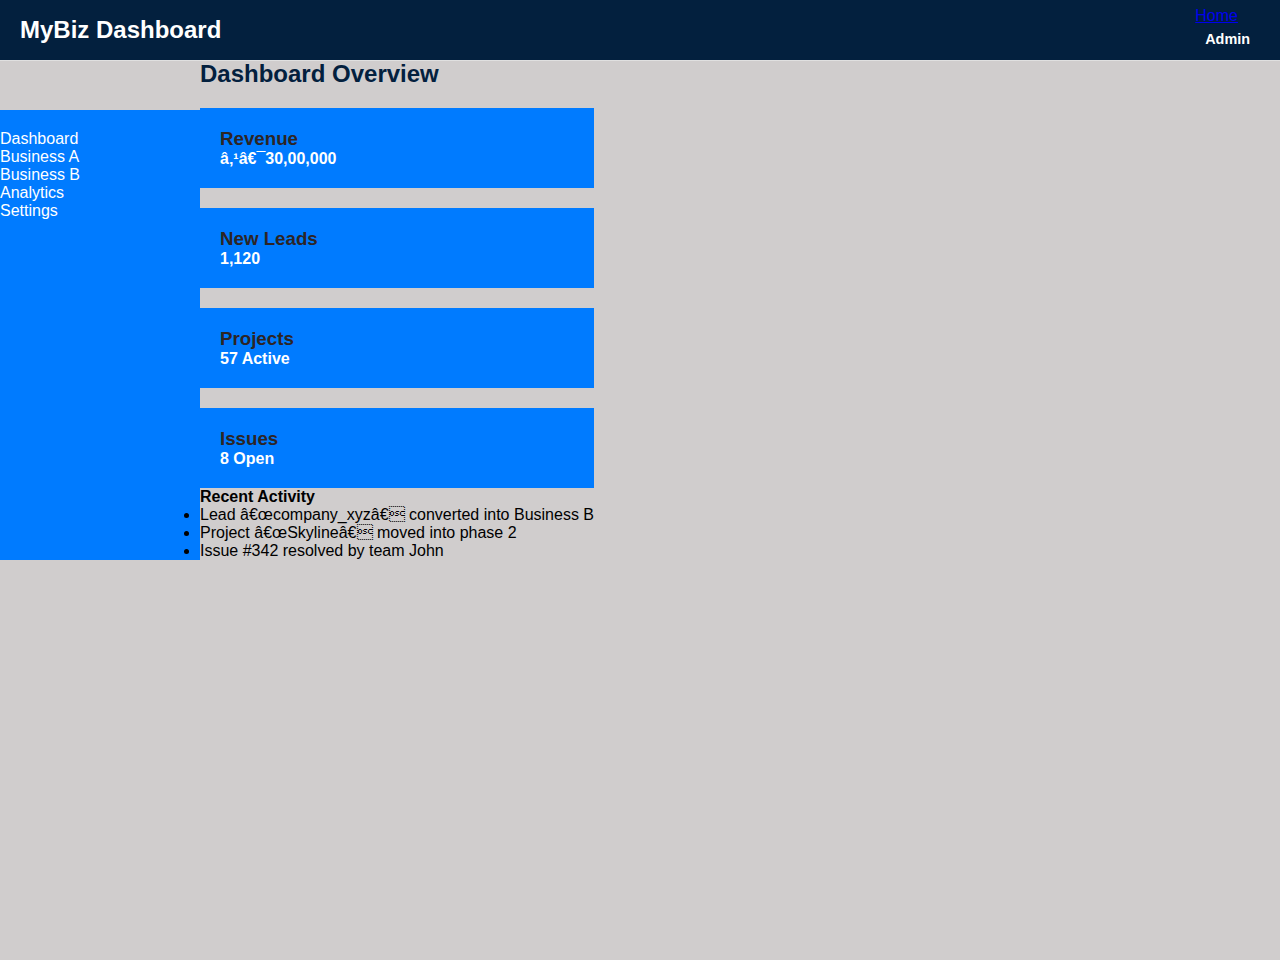
<file: dashboard.html>
<!DOCTYPE html>
<html lang="en">
<head>
  <meta charset="UTF‑8">
  <meta name="viewport" content="width=device‑width, initial‑scale=1.0">
  <title>Multi‑Business Dashboard</title>
  <link rel="stylesheet" href="./dashboard.css">
</head>
<body>
  <div class="topbar">
    <div class="logo">MyBiz Dashboard</div>
    <div class="topbar‑right">
      <a href="./index.html" class="home‑link">Home</a>
      <!-- <input type="text" class="search‑input" placeholder="Search…"> -->
      <div class="profile">Admin</div>
    </div>
  </div>


  <div class="container">
    <aside class="sidebar">
      <ul class="menu">
        <li class="menu‑item active" data‑section="dash">Dashboard</li>
        <li class="menu‑item" data‑section="bizA">Business A</li>
        <li class="menu‑item" data‑section="bizB">Business B</li>
        <li class="menu‑item" data‑section="analytics">Analytics</li>
        <li class="menu‑item" data‑section="settings">Settings</li>
      </ul>
    </aside>

    <main class="main‑content">
      <section id="dash" class="panel active">
        <h2>Dashboard Overview</h2>
        <div class="tiles">
          <div class="tile green">
            <h3>Revenue</h3>
            <p>₹ 30,00,000</p>
          </div>
          <div class="tile blue">
            <h3>New Leads</h3>
            <p>1,120</p>
          </div>
          <div class="tile orange">
            <h3>Projects</h3>
            <p>57 Active</p>
          </div>
          <div class="tile red">
            <h3>Issues</h3>
            <p>8 Open</p>
          </div>
        </div>
        <div class="section‑info">
          <h4>Recent Activity</h4>
          <ul class="info‑list">
            <li>Lead “company_xyz” converted into Business B</li>
            <li>Project “Skyline” moved into phase 2</li>
            <li>Issue #342 resolved by team John</li>
          </ul>
        </div>
      </section>

      <section id="bizA" class="panel">
        <h2>Business A</h2>
        <div class="cards">
          <div class="card">
            <h3>Monthly Sales</h3>
            <p>₹ 12,50,000</p>
          </div>
          <div class="card">
            <h3>Customer Satisfaction</h3>
            <p>83%</p>
          </div>
          <div class="card">
            <h3>New Contracts</h3>
            <p>24</p>
          </div>
        </div>
        <div class="table‑wrapper">
          <h4>Top Regions</h4>
          <table class="table">
            <thead><tr><th>Region</th><th>Sales</th></tr></thead>
            <tbody>
              <tr><td>Chennai</td><td>₹ 5,80,000</td></tr>
              <tr><td>Bangalore</td><td>₹ 3,10,000</td></tr>
              <tr><td>Hyderabad</td><td>₹ 2,00,000</td></tr>
            </tbody>
          </table>
        </div>
      </section>

      <section id="bizB" class="panel">
        <h2>Business B</h2>
        <div class="cards">
          <div class="card">
            <h3>Active Subscriptions</h3>
            <p>3,450</p>
          </div>
          <div class="card">
            <h3>Churn Rate</h3>
            <p>4.5%</p>
          </div>
          <div class="card">
            <h3>MRR</h3>
            <p>₹ 9,75,000</p>
          </div>
        </div>
        <div class="chart‑placeholder">
          [Chart goes here]
        </div>
      </section>

      <section id="analytics" class="panel">
        <h2 style="margin-top: 50px;">Analytics</h2>
        <p>Detailed analytics coming soon. You can integrate charts, filters, date‑pickers here.</p>
      </section>

      <section id="settings" class="panel">
        <h2>Settings</h2>
        <div class="settings‑group">
          <label><input type="checkbox" checked> Enable notifications</label><br>
          <label><input type="checkbox"> Enable dark mode</label><br>
          <button class="btn">Save Changes</button>
        </div>
      </section>
    </main>
  </div>







  

  <script>
    const items = document.querySelectorAll('.menu‑item');
    items.forEach(item => {
      item.addEventListener('click', () => {
        document.querySelector('.menu‑item.active').classList.remove('active');
        item.classList.add('active');
        const sec = item.getAttribute('data‑section');
        document.querySelector('.panel.active').classList.remove('active');
        document.getElementById(sec).classList.add('active');
      });
    });
  </script>
</body>
</html>
</file>
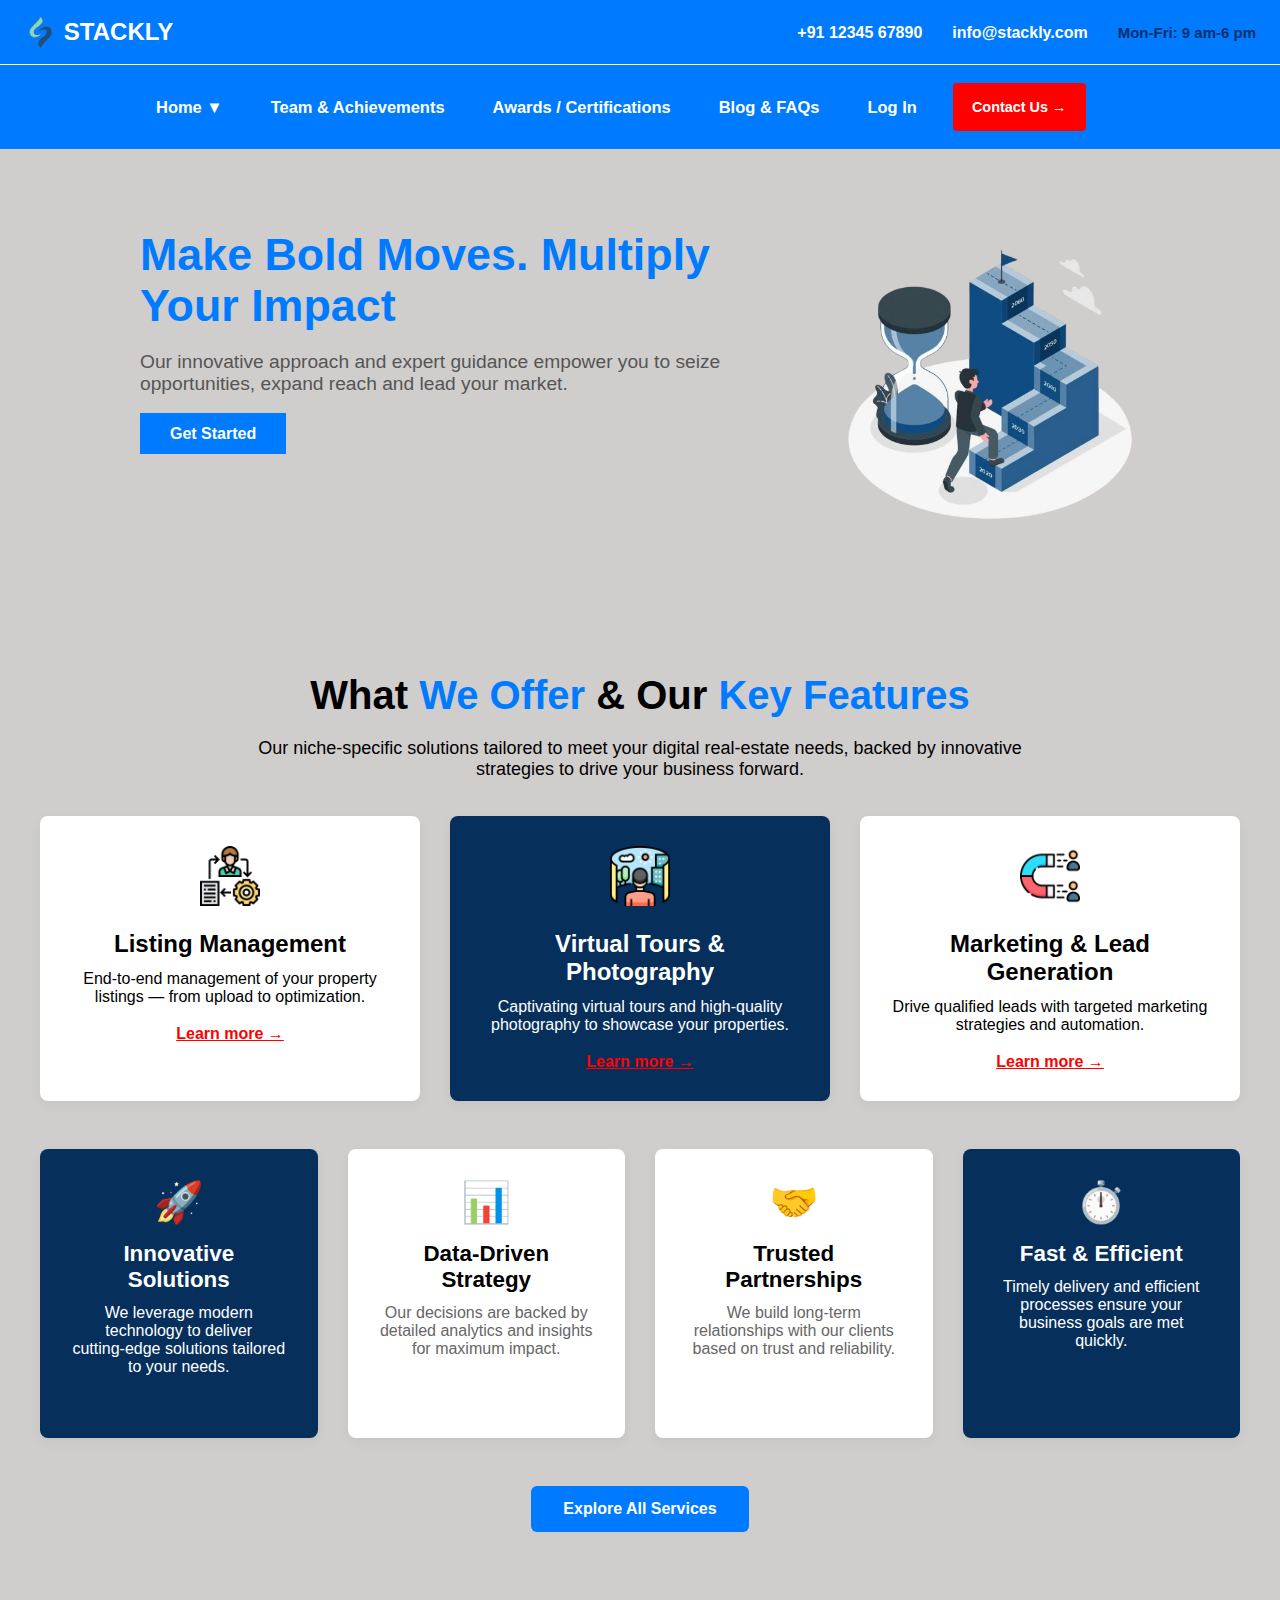
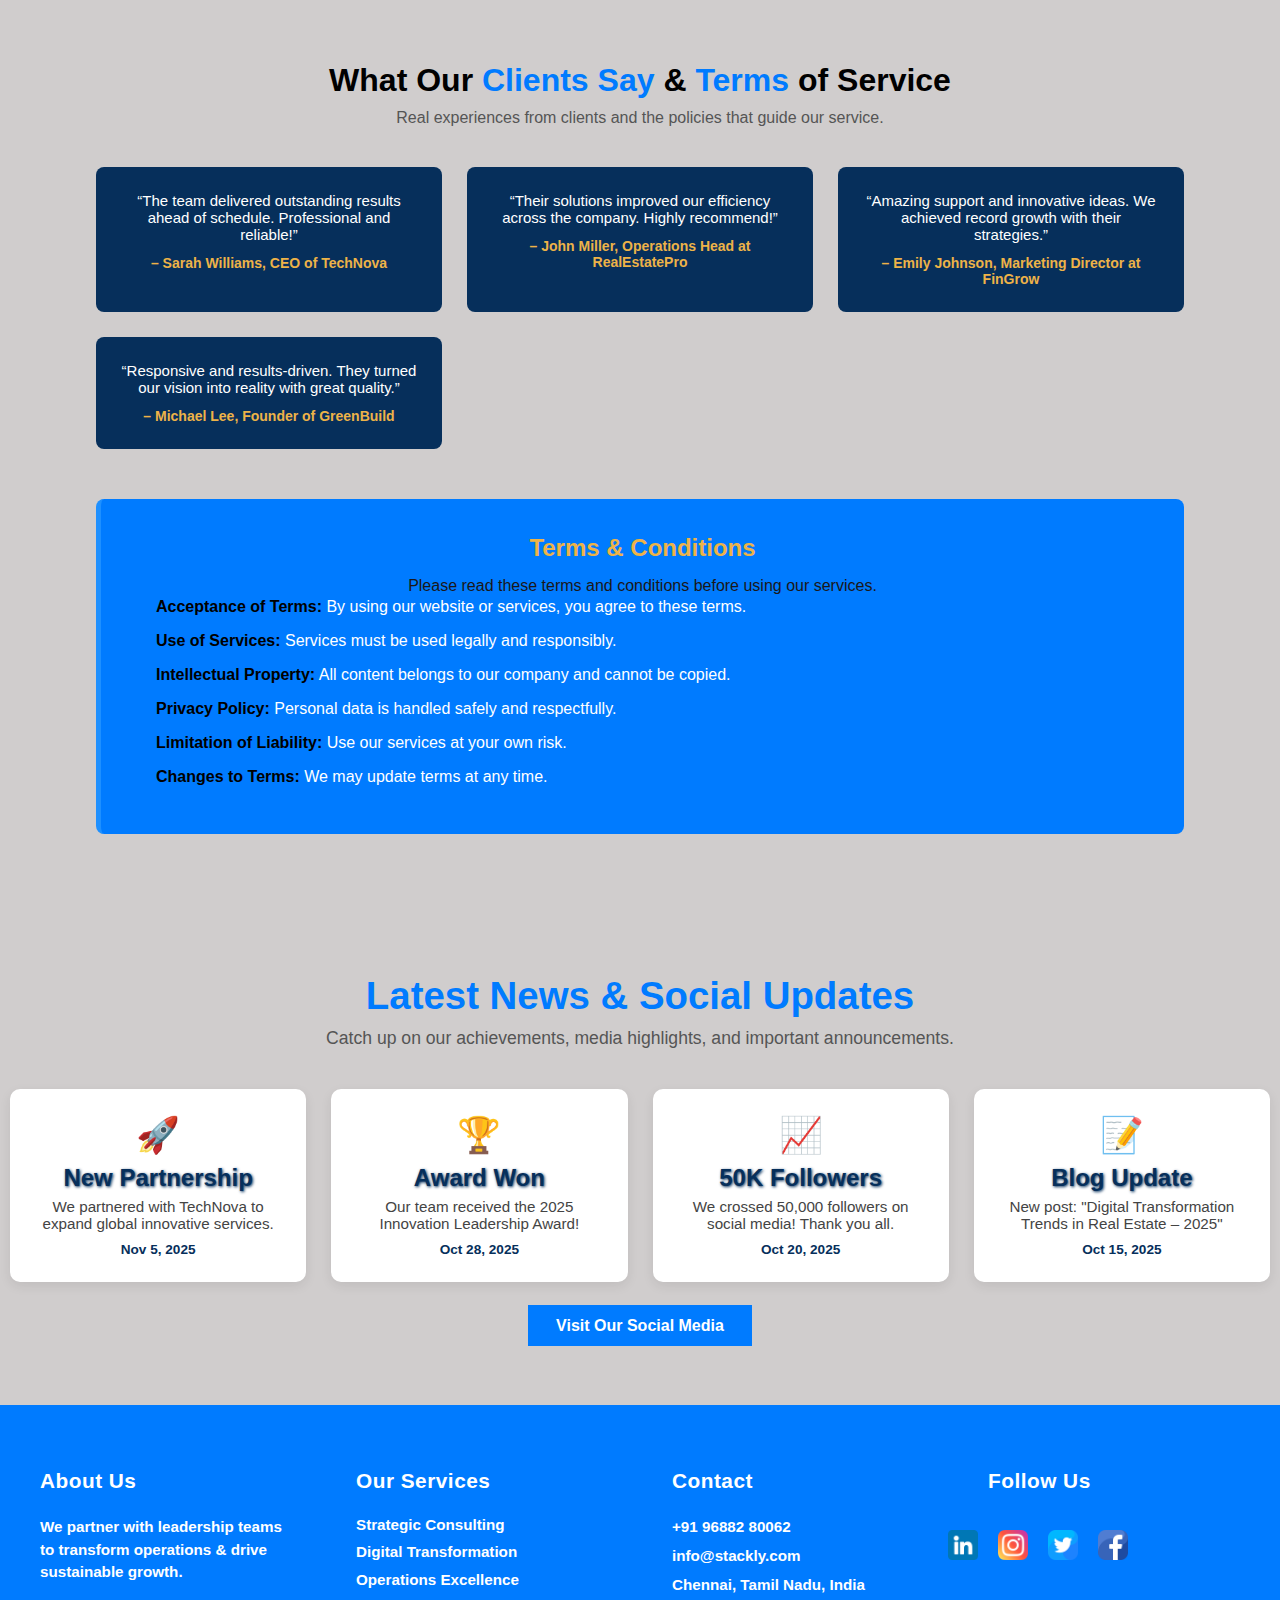
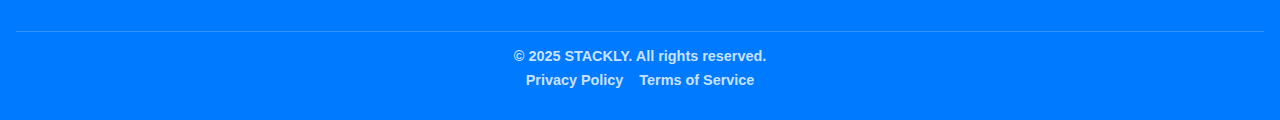
<file: home2.html>
<!DOCTYPE html>
<html lang="en">
<head>
  <meta charset="UTF-8" />
  <meta name="viewport" content="width=device-width, initial-scale=1.0" />
  <link rel="icon" href="./logo.png" />
  <title>Business</title>
  <link rel="stylesheet" href="./home2.css" />
</head>
<body>

  <div class="topbar">
    <header class="header">
      <div class="logo">
        <img src="./logo.png" alt="STACKLY Logo" />
        <h2>STACKLY</h2>
      </div>
      <div class="contact">
        <div class="contact1">
          <p class="phone"><a href="./404.html">+91 12345 67890</a></p>
          <p class="email"><a href="./404.html">info@stackly.com</a></p>
        </div>
        <div class="time">
          <p class="hours">Mon-Fri: 9 am-6 pm</p>
        </div>
      </div>
      <button class="hamburger" id="hamburger" aria-label="Toggle navigation">☰</button>
    </header>

    <nav class="navBar">
      <div class="navLinks">
        <ul class="linkRight">
          <li class="dropdown">
            <a href="./home2.html">Home ▼</a>
            <ul class="dropdown-menu">
              <li><a href="./index.html">Home page 1</a></li>
            </ul>
          </li>
          <li><a href="./team.html">Team & Achievements</a></li>
          <li><a href="./awards.html">Awards / Certifications</a></li>
          <li><a href="./blog.html">Blog & FAQs</a></li>
          <li><a href="./login 2.html">Log In</a></li>
          <li class="sign"><button onclick="window.location.href='./contact 2.html'">Contact Us → </button></li>
        </ul>
      </div>
    </nav>
  </div>







<section class="hero hero-corporate">
  <div class="container">
    <div class="hero-content">
      <h1>Make Bold Moves. Multiply Your Impact</h1>
      <p>Our innovative approach and expert guidance empower you to seize opportunities, expand reach and lead your market.</p>
      <a href="#services" class="btn-primary">Get Started</a>
    </div>
    <div>
      <img src="./home2_hero.webp" alt="" height="300px" width="300px">
    </div>
  </div>
</section>






<section id="offer-features" class="offer-features">
  <div class="container">
    <h2>What <span>We Offer</span> & Our <span>Key Features</span></h2>
    <p>Our niche‑specific solutions tailored to meet your digital real‑estate needs, backed by innovative strategies to drive your business forward.</p>

    <div class="services-grid">
      <div class="service-card">
        <img src="./process.webp" alt="Listing Management Icon">
        <h3>Listing Management</h3>
        <p>End‑to‑end management of your property listings — from upload to optimization.</p>
        <a href="/services/listing-management">Learn more →</a>
      </div>
      <div class="service-card">
        <img src="./virtual-tour.webp" alt="Virtual Tours Icon">
        <h3>Virtual Tours & Photography</h3>
        <p>Captivating virtual tours and high‑quality photography to showcase your properties.</p>
        <a href="/services/virtual-tours">Learn more →</a>
      </div>
      <div class="service-card">
        <img src="./attraction.webp" alt="Lead Generation Icon">
        <h3>Marketing & Lead Generation</h3>
        <p>Drive qualified leads with targeted marketing strategies and automation.</p>
        <a href="/services/lead-generation">Learn more →</a>
      </div>
    </div>

    <div class="features-grid">
      <div class="feature-card">
        <div class="feature-icon">🚀</div>
        <h3>Innovative Solutions</h3>
        <p>We leverage modern technology to deliver cutting‑edge solutions tailored to your needs.</p>
      </div>
      <div class="feature-card">
        <div class="feature-icon">📊</div>
        <h3>Data‑Driven Strategy</h3>
        <p>Our decisions are backed by detailed analytics and insights for maximum impact.</p>
      </div>
      <div class="feature-card">
        <div class="feature-icon">🤝</div>
        <h3>Trusted Partnerships</h3>
        <p>We build long‑term relationships with our clients based on trust and reliability.</p>
      </div>
      <div class="feature-card">
        <div class="feature-icon">⏱️</div>
        <h3>Fast & Efficient</h3>
        <p>Timely delivery and efficient processes ensure your business goals are met quickly.</p>
      </div>
    </div>

    <div class="services-button">
      <a href="/services" class="btn">Explore All Services</a>
    </div>
  </div>
</section>








<section id="testimonials-terms" class="testimonials-terms-section">
  <div class="container">

    <h2>What Our <span>Clients Say</span> & <span>Terms</span> of Service</h2>
    <p class="section-subtitle">Real experiences from clients and the policies that guide our service.</p>

    <!-- ✅ Testimonials -->
    <div class="testimonials-wrapper">

      <div class="testimonial">
        <p>“The team delivered outstanding results ahead of schedule. Professional and reliable!”</p>
        <h4>– Sarah Williams, CEO of TechNova</h4>
      </div>

      <div class="testimonial">
        <p>“Their solutions improved our efficiency across the company. Highly recommend!”</p>
        <h4>– John Miller, Operations Head at RealEstatePro</h4>
      </div>

      <div class="testimonial">
        <p>“Amazing support and innovative ideas. We achieved record growth with their strategies.”</p>
        <h4>– Emily Johnson, Marketing Director at FinGrow</h4>
      </div>

      <div class="testimonial">
        <p>“Responsive and results-driven. They turned our vision into reality with great quality.”</p>
        <h4>– Michael Lee, Founder of GreenBuild</h4>
      </div>

    </div>

    <!-- ✅ Terms & Conditions -->
    <div class="terms-box">
      <h3>Terms & Conditions</h3>
      <p>Please read these terms and conditions before using our services.</p>

      <ul class="terms-list">
        <li><strong>Acceptance of Terms:</strong> By using our website or services, you agree to these terms.</li>
        <li><strong>Use of Services:</strong> Services must be used legally and responsibly.</li>
        <li><strong>Intellectual Property:</strong> All content belongs to our company and cannot be copied.</li>
        <li><strong>Privacy Policy:</strong> Personal data is handled safely and respectfully.</li>
        <li><strong>Limitation of Liability:</strong> Use our services at your own risk.</li>
        <li><strong>Changes to Terms:</strong> We may update terms at any time.</li>
      </ul>
    </div>

  </div>
</section>






<section id="social-news" class="social-news-section">
  <div class="container">
    <h2>Latest News & Social Updates</h2>
    <p class="section-desc">
      Catch up on our achievements, media highlights, and important announcements.
    </p>

    <div class="news-wrapper">

      <div class="news-card">
        <div class="icon">🚀</div>
        <h4>New Partnership</h4>
        <p>We partnered with TechNova to expand global innovative services.</p>
        <span class="date">Nov 5, 2025</span>
      </div>

      <div class="news-card">
        <div class="icon">🏆</div>
        <h4>Award Won</h4>
        <p>Our team received the 2025 Innovation Leadership Award!</p>
        <span class="date">Oct 28, 2025</span>
      </div>

      <div class="news-card">
        <div class="icon">📈</div>
        <h4>50K Followers</h4>
        <p>We crossed 50,000 followers on social media! Thank you all.</p>
        <span class="date">Oct 20, 2025</span>
      </div>

      <div class="news-card">
        <div class="icon">📝</div>
        <h4>Blog Update</h4>
        <p>New post: "Digital Transformation Trends in Real Estate – 2025"</p>
        <span class="date">Oct 15, 2025</span>
      </div>

    </div>

    <div class="news-btn-wrap">
      <a href="#" class="follow-btn">Visit Our Social Media</a>
    </div>

  </div>
</section>






<footer class="footer footer-consulting">
  <div class="footer-inner">
    <div class="footer-col about">
      <h4>About Us</h4>
      <p>We partner with leadership teams to transform operations & drive sustainable growth.</p>
    </div>
    <div class="footer-col services">
      <h4>Our Services</h4>
      <ul>
        <li><a href="./404.html">Strategic Consulting</a></li>
        <li><a href="./404.html">Digital Transformation</a></li>
        <li><a href="./404.html">Operations Excellence</a></li>
      </ul>
    </div>
    <div class="footer-col contact">
      <h4>Contact</h4>
      <p><a href="./404.html">+91 96882 80062</a></p>
      <p><a href="./404.html">info@stackly.com</a></p>
      <p>Chennai, Tamil Nadu, India</p>
    </div>
    <div class="footer-col follow">
      <h4>Follow Us</h4>
      <ul class="social">
        <li><img src="./linkedin.png" alt="linkedin" height="30px"></a></li>
        <li><img src="./instagram.png" alt="instagram" height="30px"></li>
        <li><img src="./twitter.png" alt="twitter" height="30px"></li>
        <li><img src="./facebook.png" alt="facebook" height="30px"></li>
      </ul>
    </div>
  </div>
  <div class="footer-bottom">
    <p>© 2025 STACKLY. All rights reserved.</p>
    <ul class="legal">
      <li><a href="./404.html">Privacy Policy</a></li>
      <li><a href="./404.html">Terms of Service</a></li>
    </ul>
  </div>
</footer>



  <script src="./script.js"></script>
</body>
</html>
</file>
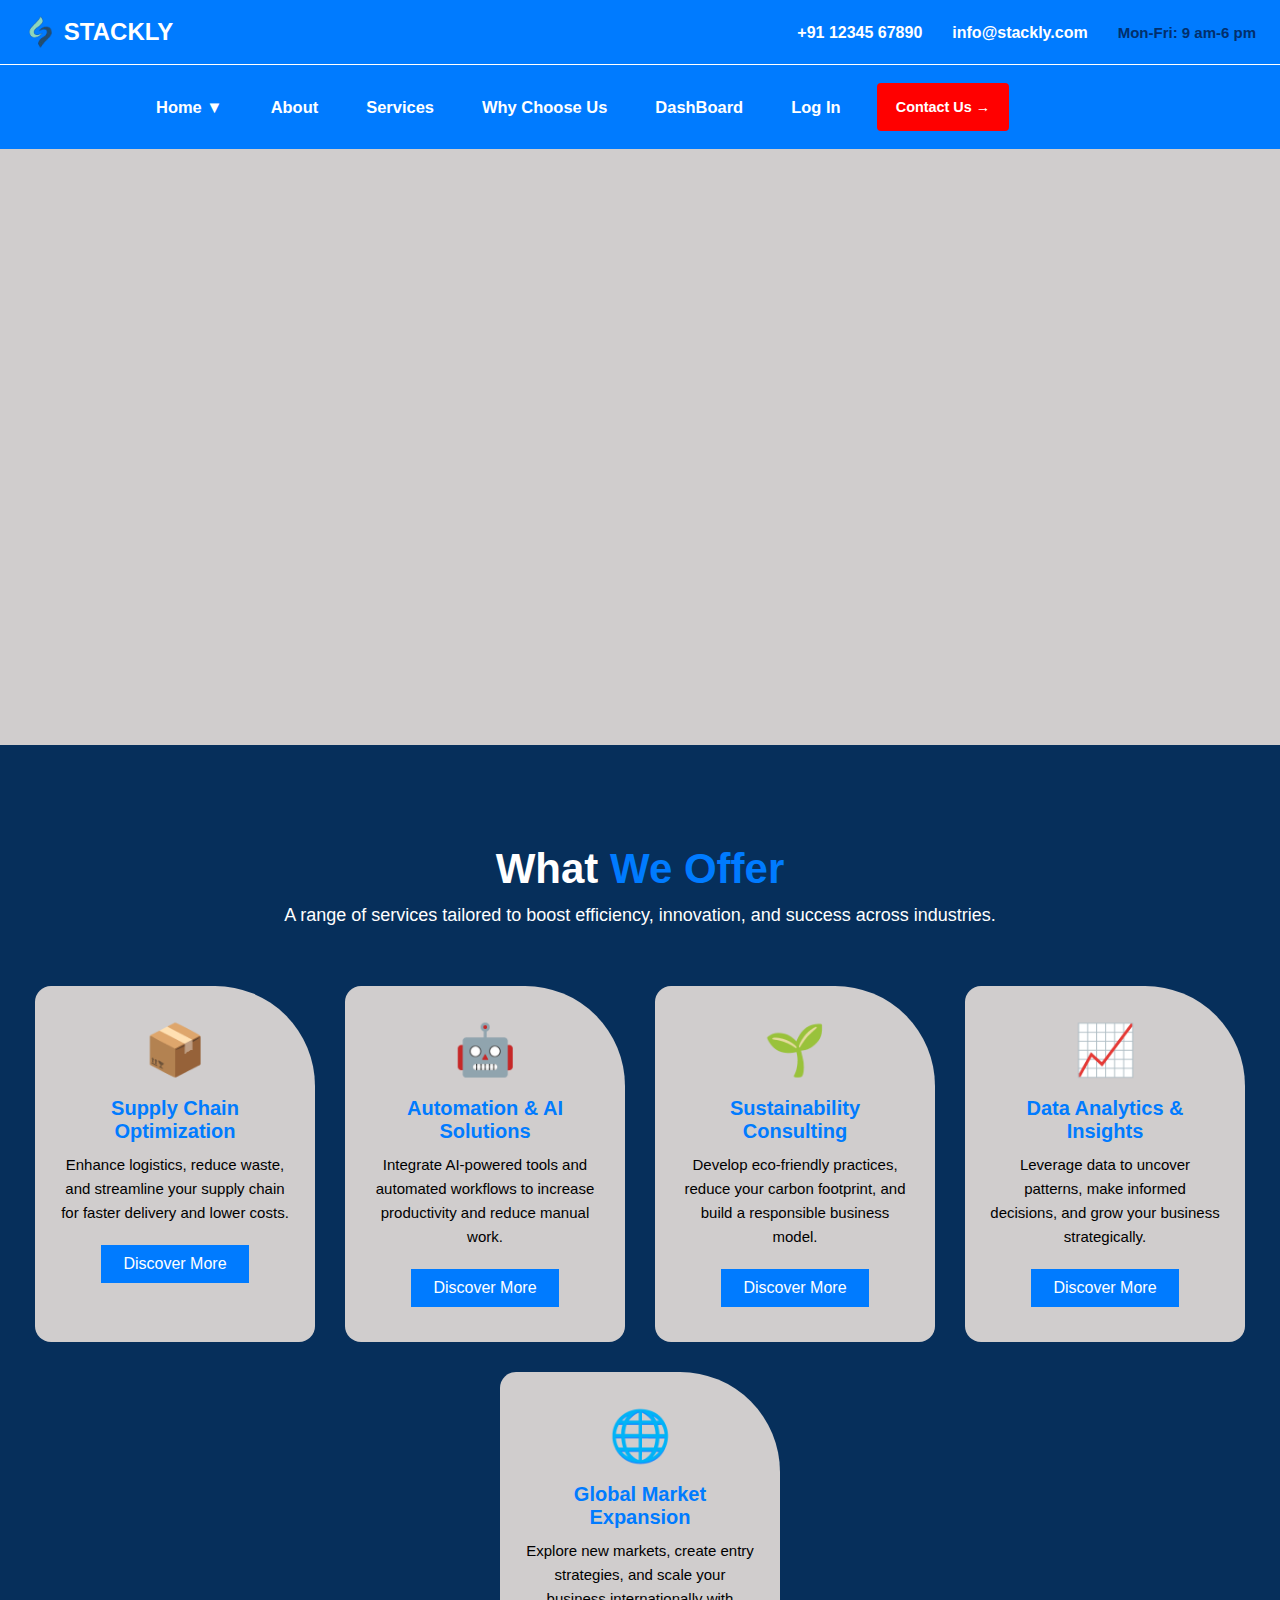
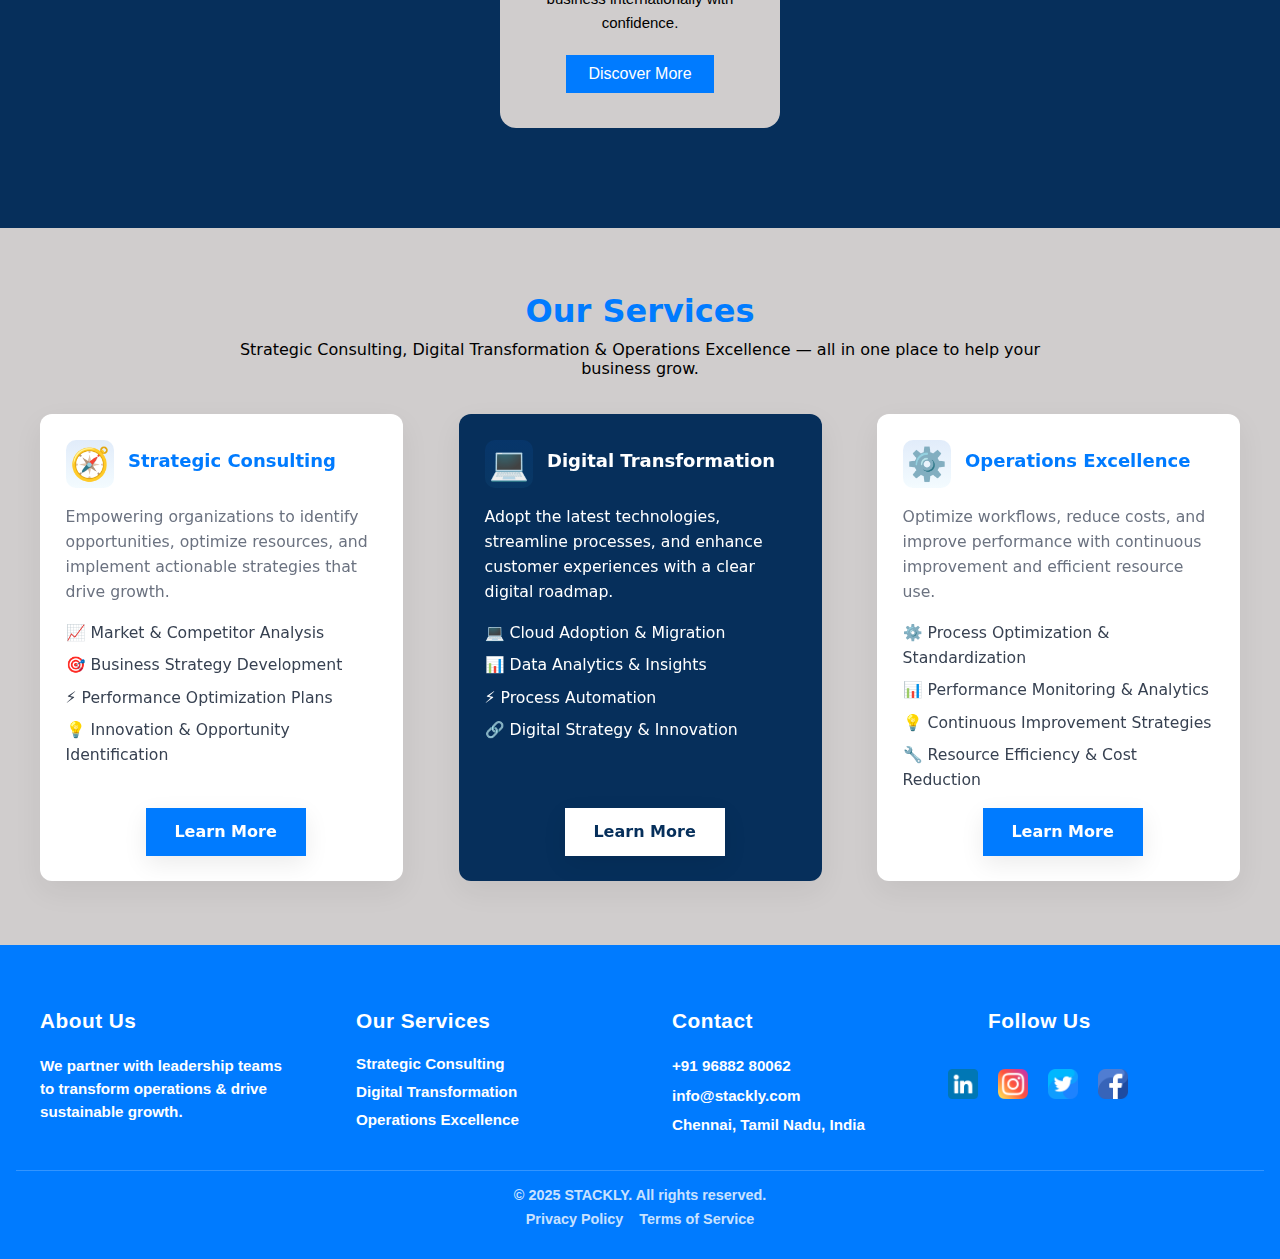
<file: service.html>
<!DOCTYPE html>
<html lang="en">
<head>
  <meta charset="UTF-8" />
  <meta name="viewport" content="width=device-width, initial-scale=1.0" />
  <link rel="icon" href="./logo.png" />
  <title>Business</title>
  <link rel="stylesheet" href="./service.css" />
</head>
<body>

  <div class="topbar">
    <header class="header">
      <div class="logo">
        <img src="./logo.png" alt="STACKLY Logo" />
        <h2>STACKLY</h2>
      </div>
      <div class="contact">
        <div class="contact1">
          <p class="phone"><a href="./404.html">+91 12345 67890</a></p>
          <p class="email"><a href="./404.html">info@stackly.com</a></p>
        </div>
        <div class="time">
          <p class="hours">Mon-Fri: 9 am-6 pm</p>
        </div>
      </div>
      <button class="hamburger" id="hamburger" aria-label="Toggle navigation">☰</button>
    </header>

    <nav class="navBar">
      <div class="navLinks">
        <ul class="linkRight">
          <li class="dropdown">
            <a href="./index.html">Home ▼</a>
            <ul class="dropdown-menu">
              <li><a href="./index.html">Home page 1</a></li>
            </ul>
          </li>
          <li><a href="./about.html">About</a></li>
          <li><a href="./service.html">Services</a></li>
          <li><a href="./choose.html">Why Choose Us</a></li>
          <!-- <li><a href="./404.html">Team</a></li> -->
          <!-- <li><a href="./blog.html">Blog</a></li> -->
          <li><a href="./dashboard.html">DashBoard</a></li>
          <li><a href="./login.html">Log In</a></li>
          <li class="sign"><button onclick="window.location.href='./404.html'">Contact Us → </button></li>
        </ul>
      </div>
    </nav>
  </div>








<section class="service-hero">
  <div class="service-hero-inner">
    <div class="service-hero-content">
      <h1 class="service-hero-title"> <span>Empower</span> Your Business <span>Through Strategic & Digital Excellence</span> </h1>
      <p class="service-hero-subtitle">
        We help organisations transform strategy into action, embrace digital change and achieve operational excellence.  
      </p>
      <a href="/services.html" class="service-hero-cta">Discover Our Services</a>
    </div>
    <div class="service-hero-image">
      <img src="./service img 1.jpg" alt="Business transformation illustration" height="400px" width="300px">
    </div>
  </div>
</section>








<!-- Modern Multi-Business Services Section -->
<section class="modern-services-section">
  <div class="container">
    <!-- Section Header -->
    <h2 class="modern-services-title">What <span>We Offer</span></h2>
    <p class="modern-services-subtitle">
      A range of services tailored to boost efficiency, innovation, and success across industries.
    </p>

    <div class="services-wrapper">
      <!-- Service Card 1 -->
      <div class="service-card">
        <div class="service-icon">📦</div>
        <h3 class="service-title">Supply Chain Optimization</h3>
        <p class="service-desc">
          Enhance logistics, reduce waste, and streamline your supply chain for faster delivery and lower costs.
        </p>
        <a href="#" class="service-btn">Discover More</a>
      </div>

      <!-- Service Card 2 -->
      <div class="service-card">
        <div class="service-icon">🤖</div>
        <h3 class="service-title">Automation & AI Solutions</h3>
        <p class="service-desc">
          Integrate AI-powered tools and automated workflows to increase productivity and reduce manual work.
        </p>
        <a href="#" class="service-btn">Discover More</a>
      </div>

      <!-- Service Card 3 -->
      <div class="service-card">
        <div class="service-icon">🌱</div>
        <h3 class="service-title">Sustainability Consulting</h3>
        <p class="service-desc">
          Develop eco-friendly practices, reduce your carbon footprint, and build a responsible business model.
        </p>
        <a href="#" class="service-btn">Discover More</a>
      </div>

      <!-- Service Card 4 -->
      <div class="service-card">
        <div class="service-icon">📈</div>
        <h3 class="service-title">Data Analytics & Insights</h3>
        <p class="service-desc">
          Leverage data to uncover patterns, make informed decisions, and grow your business strategically.
        </p>
        <a href="#" class="service-btn">Discover More</a>
      </div>

      <!-- Service Card 5 -->
      <div class="service-card">
        <div class="service-icon">🌐</div>
        <h3 class="service-title">Global Market Expansion</h3>
        <p class="service-desc">
          Explore new markets, create entry strategies, and scale your business internationally with confidence.
        </p>
        <a href="#" class="service-btn">Discover More</a>
      </div>
    </div>
  </div>
</section>






<section class="services-block" aria-labelledby="services-heading">
  <div class="wrap">
    <header class="block-header">
      <h2 id="services-heading" class="block-title">Our Services</h2>
      <p class="block-subtitle">Strategic Consulting, Digital Transformation &amp; Operations Excellence — all in one place to help your business grow.</p>
    </header>

    <div class="cards-grid" role="list">
      <!-- Strategic Consulting -->
      <article class="card" role="listitem" aria-labelledby="card-1-title">
        <div class="card-head">
          <div class="card-icon" aria-hidden="true">🧭</div>
          <h3 id="card-1-title" class="card-title">Strategic Consulting</h3>
        </div>
        <p class="card-desc">
          Empowering organizations to identify opportunities, optimize resources, and implement actionable strategies that drive growth.
        </p>
        <ul class="card-list" aria-label="Strategic Consulting features">
          <li>📈 Market &amp; Competitor Analysis</li>
          <li>🎯 Business Strategy Development</li>
          <li>⚡ Performance Optimization Plans</li>
          <li>💡 Innovation &amp; Opportunity Identification</li>
        </ul>
        <a class="card-cta" href="#" role="button">Learn More</a>
      </article>

      <!-- Digital Transformation -->
      <article class="card" role="listitem" aria-labelledby="card-2-title">
        <div class="card-head">
          <div class="card-icon" aria-hidden="true">💻</div>
          <h3 id="card-2-title" class="card-title">Digital Transformation</h3>
        </div>
        <p class="card-desc">
          Adopt the latest technologies, streamline processes, and enhance customer experiences with a clear digital roadmap.
        </p>
        <ul class="card-list" aria-label="Digital Transformation features">
          <li>💻 Cloud Adoption &amp; Migration</li>
          <li>📊 Data Analytics &amp; Insights</li>
          <li>⚡ Process Automation</li>
          <li>🔗 Digital Strategy &amp; Innovation</li>
        </ul>
        <a class="card-cta" href="#" role="button">Learn More</a>
      </article>

      <!-- Operations Excellence -->
      <article class="card" role="listitem" aria-labelledby="card-3-title">
        <div class="card-head">
          <div class="card-icon" aria-hidden="true">⚙️</div>
          <h3 id="card-3-title" class="card-title">Operations Excellence</h3>
        </div>
        <p class="card-desc">
          Optimize workflows, reduce costs, and improve performance with continuous improvement and efficient resource use.
        </p>
        <ul class="card-list" aria-label="Operations Excellence features">
          <li>⚙️ Process Optimization &amp; Standardization</li>
          <li>📊 Performance Monitoring &amp; Analytics</li>
          <li>💡 Continuous Improvement Strategies</li>
          <li>🔧 Resource Efficiency &amp; Cost Reduction</li>
        </ul>
        <a class="card-cta" href="#" role="button">Learn More</a>
      </article>
    </div>
  </div>
</section>






<footer class="footer footer-consulting">
  <div class="footer-inner">
    <div class="footer-col about">
      <h4>About Us</h4>
      <p>We partner with leadership teams to transform operations & drive sustainable growth.</p>
    </div>
    <div class="footer-col services">
      <h4>Our Services</h4>
      <ul>
        <li><a href="./404.html">Strategic Consulting</a></li>
        <li><a href="./404.html">Digital Transformation</a></li>
        <li><a href="./404.html">Operations Excellence</a></li>
      </ul>
    </div>
    <div class="footer-col contact">
      <h4>Contact</h4>
      <p><a href="./404.html">+91 96882 80062</a></p>
      <p><a href="./404.html">info@stackly.com</a></p>
      <p>Chennai, Tamil Nadu, India</p>
    </div>
    <div class="footer-col follow">
      <h4>Follow Us</h4>
      <ul class="social">
        <li><img src="./linkedin.png" alt="linkedin" height="30px"></a></li>
        <li><img src="./instagram.png" alt="instagram" height="30px"></li>
        <li><img src="./twitter.png" alt="twitter" height="30px"></li>
        <li><img src="./facebook.png" alt="facebook" height="30px"></li>
      </ul>
    </div>
  </div>
  <div class="footer-bottom">
    <p>© 2025 STACKLY. All rights reserved.</p>
    <ul class="legal">
      <li><a href="./404.html">Privacy Policy</a></li>
      <li><a href="./404.html">Terms of Service</a></li>
    </ul>
  </div>
</footer>



  <script src="./about.js"></script>
</body>
</html>
</file>
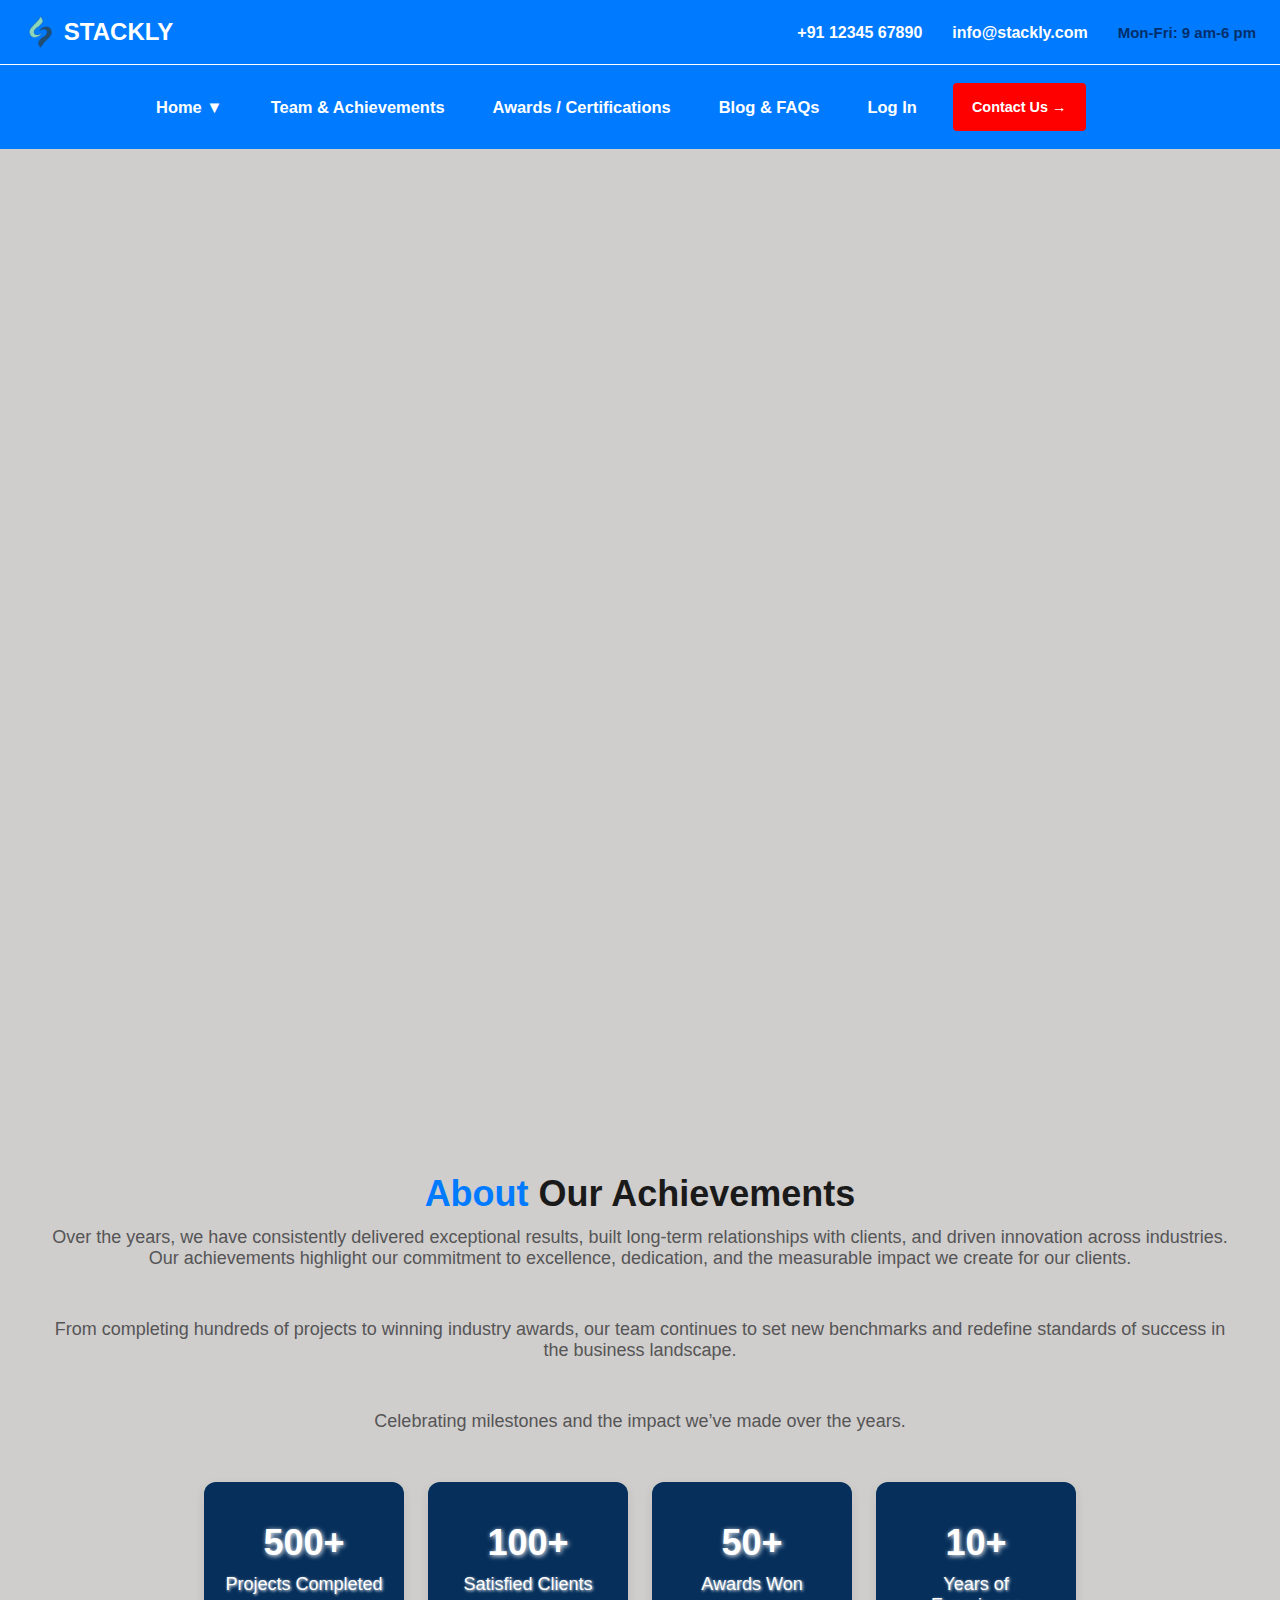
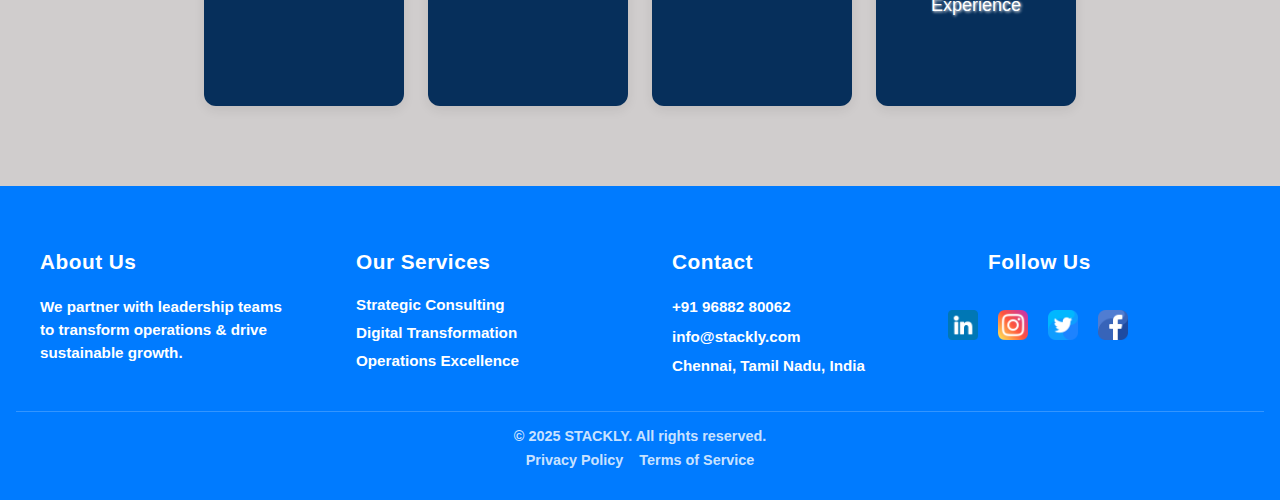
<file: team.html>
<!DOCTYPE html>
<html lang="en">
<head>
  <meta charset="UTF-8" />
  <meta name="viewport" content="width=device-width, initial-scale=1.0" />
  <link rel="icon" href="./logo.png" />
  <title>Business</title>
  <link rel="stylesheet" href="./team.css" />
</head>
<body>

  <div class="topbar">
    <header class="header">
      <div class="logo">
        <img src="./logo.png" alt="STACKLY Logo" />
        <h2>STACKLY</h2>
      </div>
      <div class="contact">
        <div class="contact1">
          <p class="phone"><a href="./404.html">+91 12345 67890</a></p>
          <p class="email"><a href="./404.html">info@stackly.com</a></p>
        </div>
        <div class="time">
          <p class="hours">Mon-Fri: 9 am-6 pm</p>
        </div>
      </div>
      <button class="hamburger" id="hamburger" aria-label="Toggle navigation">☰</button>
    </header>

    <nav class="navBar">
      <div class="navLinks">
        <ul class="linkRight">
          <li class="dropdown">
            <a href="./index.html">Home ▼</a>
            <ul class="dropdown-menu">
              <li><a href="./index.html">Home page 1</a></li>
            </ul>
          </li>
          <li><a href="./team.html">Team & Achievements</a></li>
          <li><a href="./awards.html">Awards / Certifications</a></li>
          <li><a href="./blog.html">Blog & FAQs</a></li>
          <li><a href="./login 2.html">Log In</a></li>
          <li class="sign"><button onclick="window.location.href='./contact 2.html'">Contact Us → </button></li>
        </ul>
      </div>
    </nav>
  </div>





<section id="team" class="team-section">
  <div class="container">
    <h2> <span>About</span> Our Team</h2>
    <p>
      Our team is a group of passionate professionals dedicated to delivering innovative solutions
      and exceptional results. With diverse expertise in technology, marketing, design, and management,
      we collaborate closely to ensure every project is executed with precision and creativity.
    </p>
    <p>
      Together, we have achieved numerous milestones, served hundreds of clients, and continue to
      drive excellence in every initiative we take on. Our focus is on growth, collaboration, and
      building long-lasting partnerships.
    </p>
  </div>
  <div class="container">
    <h2> <span>Meet</span> Our Team</h2>
    <p>Our talented team driving innovation, strategy, and creativity for our clients.</p>

    <div class="team-grid">
      <div class="team-member">
        <div class="member-photo">
          <img src="./man 1.webp" alt="Jane Doe" width="250px" height="200px">
          <div class="overlay">
            <div class="social-links">
              <a href="./404.html" title="Twitter">🐦</a>
              <a href="./404.html" title="LinkedIn">🔗</a>
              <a href="./404.html" title="Email">✉️</a>
            </div>
          </div>
        </div>
        <h3>Jane Doe</h3>
        <p class="role">CEO & Founder</p>
        <p class="bio">Jane brings over 15 years of experience in leading innovative business solutions and scaling companies globally.</p>
      </div>

      <div class="team-member">
        <div class="member-photo">
          <img src="man 2.webp" alt="John Smith"  width="250px" height="200px">
          <div class="overlay">
            <div class="social-links">
              <a href="./404.html" title="Twitter">🐦</a>
              <a href="./404.html" title="LinkedIn">🔗</a>
              <a href="./404.html" title="Email">✉️</a>
            </div>
          </div>
        </div>
        <h3>John Smith</h3>
        <p class="role">CTO</p>
        <p class="bio">John leads the tech team with expertise in software architecture and innovative product development.</p>
      </div>

      <div class="team-member">
        <div class="member-photo">
          <img src="man 3.webp" alt="Emily Johnson"  width="250px" height="200px">
          <div class="overlay">
            <div class="social-links">
              <a href="./404.html" title="Twitter">🐦</a>
              <a href="./404.html" title="LinkedIn">🔗</a>
              <a href="./404.html" title="Email">✉️</a>
            </div>
          </div>
        </div>
        <h3>Emily Johnson</h3>
        <p class="role">Head of Marketing</p>
        <p class="bio">Emily creates innovative marketing campaigns and ensures our clients reach the right audience effectively.</p>
      </div>

      <div class="team-member">
        <div class="member-photo">
          <img src="man 4.webp" alt="Michael Lee"  width="250px" height="200px">
          <div class="overlay">
            <div class="social-links">
              <a href="./404.html" title="Twitter">🐦</a>
              <a href="./404.html" title="LinkedIn">🔗</a>
              <a href="./404.html" title="Email">✉️</a>
            </div>
          </div>
        </div>
        <h3>Michael Lee</h3>
        <p class="role">Lead Designer</p>
        <p class="bio">Michael crafts beautiful user experiences and visual designs that elevate our projects.</p>
      </div>
    </div>
  </div>
</section>











<section id="achievements" class="achievements-section">
  <div class="container">
    <h2> <span>About</span> Our Achievements</h2>
    <p>
      Over the years, we have consistently delivered exceptional results, built long-term relationships with clients,
      and driven innovation across industries. Our achievements highlight our commitment to excellence, dedication,
      and the measurable impact we create for our clients.
    </p>
    <p>
      From completing hundreds of projects to winning industry awards, our team continues to set new benchmarks and
      redefine standards of success in the business landscape.
    </p>
  </div>
  <div class="container">
    <!-- <h2>Our Achievements</h2> -->
    <p>Celebrating milestones and the impact we’ve made over the years.</p>

    <div class="stats-grid">
      <div class="stat-card">
        <h3>500+</h3>
        <p>Projects Completed</p>
      </div>

      <div class="stat-card">
        <h3>100+</h3>
        <p>Satisfied Clients</p>
      </div>

      <div class="stat-card">
        <h3>50+</h3>
        <p>Awards Won</p>
      </div>

      <div class="stat-card">
        <h3>10+</h3>
        <p>Years of Experience</p>
      </div>
    </div>
  </div>
</section>






<footer class="footer footer-consulting">
  <div class="footer-inner">
    <div class="footer-col about">
      <h4>About Us</h4>
      <p>We partner with leadership teams to transform operations & drive sustainable growth.</p>
    </div>
    <div class="footer-col services">
      <h4>Our Services</h4>
      <ul>
        <li><a href="./404.html">Strategic Consulting</a></li>
        <li><a href="./404.html">Digital Transformation</a></li>
        <li><a href="./404.html">Operations Excellence</a></li>
      </ul>
    </div>
    <div class="footer-col contact">
      <h4>Contact</h4>
      <p><a href="./404.html">+91 96882 80062</a></p>
      <p><a href="./404.html">info@stackly.com</a></p>
      <p>Chennai, Tamil Nadu, India</p>
    </div>
    <div class="footer-col follow">
      <h4>Follow Us</h4>
      <ul class="social">
        <li><img src="./linkedin.png" alt="linkedin" height="30px"></a></li>
        <li><img src="./instagram.png" alt="instagram" height="30px"></li>
        <li><img src="./twitter.png" alt="twitter" height="30px"></li>
        <li><img src="./facebook.png" alt="facebook" height="30px"></li>
      </ul>
    </div>
  </div>
  <div class="footer-bottom">
    <p>© 2025 STACKLY. All rights reserved.</p>
    <ul class="legal">
      <li><a href="./404.html">Privacy Policy</a></li>
      <li><a href="./404.html">Terms of Service</a></li>
    </ul>
  </div>
</footer>



  <script src="./script.js"></script>
</body>
</html>
</file>
<file: awards.css>
* {
  box-sizing: border-box;
  margin: 0;
  padding: 0;
}

body {
  margin: 0;
  padding: 0;
  font-family: "Segoe UI", Tahoma, Geneva, Verdana, sans-serif;
}
span{
  color: #007bff;
}


/*=== topbar ===*/
.topbar {
  background: #ffffff;
  position: sticky;
  top: 0;
  z-index: 1000;  
  width: 100%;
}


/*=== header ===*/
.header {
  display: flex;
  justify-content: space-between;
  align-items: center;
  padding: 0.75rem 1.5rem;
  background: #007bff;
}
.header .logo {
  display: flex;
  align-items: center;
  gap: 0.5rem;
}
.header .logo img {
  height: 40px;
  width: auto;
}
.header .logo h2 {
  margin: 0;
  font-size: 1.5rem;
  color: white;
}
.header .contact {
  text-align: right;
  display: flex;
  flex-direction: row;
  gap: 30px;
}
.header .contact .contact1{
    display: flex;
    flex-direction: row;
    gap: 30px;
}
.header .contact .contact1>p{
    margin: 0;
    line-height:1px;
    color: #555;
    font-weight: bold;
}
.header .contact .time>p{
    margin: 0;
    font-size: 15px;
    line-height:1px;
    font-weight: bold;
    cursor: pointer;
    /* color:white; */
    color: #022f6c;
     /* Animation */
    animation: pulse-effect 2s ease-in-out infinite;
}
@keyframes pulse-effect {
  0% {
    transform: scale(1.10);
    opacity: 1;
  }
  50% {
    transform: scale(1.05);
    opacity: 0.9;
  }
  100% {
    transform: scale(1);
    opacity: 1;
  }
}
.header .contact a {
  color: white;
  text-decoration: none;
  transition: color 0.2s;
}
.header .contact a:hover {
  color:black;
}
.header .contact .time>p:hover{
    color: black;
}


/*=== navbar ===*/
.navBar {
  display: block;
  background: #007bff;
  border-top: 1px solid white;
  padding: 10px;
}
.navBar .navLinks {
  max-width: 1200px;
  margin: 0 auto;
  padding-left: 80px;
}
.navBar .linkRight {
  display: flex;
  align-items: center;
  list-style: none;
  margin: 0;
  padding: 0.5rem 1.5rem;
  gap: 1.5rem;
}
.linkRight li {
  position: relative;
}
.linkRight li a {
  text-decoration: none;
  font-size: 1.03rem;
  color: white;
  font-weight: bold;
  padding: 0.5rem 0.75rem;
  transition: background 0.3s, color 0.3s;
}
.linkRight li a:hover {
  /* background:white; */
  color:black;
}
.linkRight li.sign button {
  background: red;
  padding: 1rem 1.2rem;
  font-size: 0.9rem;
  color: white;
  border: none;
  border-radius: 4px;
  cursor: pointer;
  transition: background 0.3s, color 0.3s;
  font-weight: bold;
  box-sizing: border-box;
    /* Pulse animation */
  animation: pulse-btn 2s ease-in-out infinite;
}
/* @keyframes for pulse */
@keyframes pulse-btn {
  0% {
    transform: scale(1);
    opacity: 1;
  }
  50% {
    transform: scale(1.05);
    opacity: 0.9;
  }
  100% {
    transform: scale(1);
    opacity: 1;
  }
}
.linkRight li.sign button:hover {
    background-color: white;
    color: red;
}


/*=== Dropdown menu ===*/
.dropdown-menu {
  position: absolute;
  top: 100%;
  left: 0;
  visibility: hidden;
  opacity: 0;
  transform: translateY(10px);
  transition: opacity 0.2s ease, transform 0.2s ease, visibility 0.2s ease;
  min-width: 180px;
  padding: 0.5rem 0;
  list-style: none;
}
.dropdown:hover .dropdown-menu {
  visibility: visible;
  opacity: 1;
  transform: translateY(-5);
}
.dropdown-menu li a {
  display: block;
  color:black;
  margin-top:-22px;
  font-size:1rem;
}
/* Hamburger button styling */
.hamburger {
  display: none;
  font-size:2rem;
  color:white;
  background: none;
  border: none;
  cursor: pointer;
  padding: 0.5rem;
  transition: color 0.3s;
}

/* Mobile / small-screen styles */
@media (max-width: 450px) {
  .header{
    height: 150px;
  }
  .header .contact {
    text-align: center;
    /* font-size: 0.8rem; */
    /* margin-top: 0.5rem; */
    display: flex;
    flex-direction: column;
  }
  .header .contact .contact1{
    display: flex;
    flex-direction: column;
  }
  .navBar {
    display: none;
    width: 100%;
  }
  .navBar.active {
    display: block;
    background:rgb(208, 205, 205);
  }
  .navBar .navLinks {
    padding: 1rem;
  }
  .navBar .linkRight {
    flex-direction: column;
    gap: 0;
  }
  .linkRight li {
    width: 100%;
    margin: 0;
    padding: 0.5rem 0;
  }
  .linkRight li a {
    display: block;
    width: 100%;
    color:#007bff;
    padding: 0.75rem 1rem;
    background: transparent;
  }
  .linkRight li.sign button {
    width: 100%;
    text-align: center;
    background: #ffffff;
    color: #007bff;
    margin-top: 0.5rem;
  }
    /* Ensure last items appear correctly */
  .linkRight li.sign,
  .linkRight li:last-child {
    display: block;
    width: 100%;
    text-align: center;
  }

  /* Make Contact Us button visible and spaced */
  .linkRight li.sign button {
    background: red;
    color: white;
    margin: 10px 0;
    width: 90%;
  }

  /* Style Log In link for better visibility */
  .linkRight li a[href*='Log In'] {
    color: white;
    display: block;
    width: 100%;
    padding: 10px 0;
    text-align: center;
    border-top: 1px solid rgba(255,255,255,0.3);
  }

  /* Allow scrolling if list is long */
  .navBar.active .linkRight {
    overflow-y: auto;
    max-height: 80vh;
    padding-bottom: 100px; /* space for button visibility */
  }
  .dropdown-menu {
    position: static;
    transform: none;
    opacity: 1;
    visibility: visible;
    box-shadow: none;
    background: transparent;
  }
  /* .dropdown:hover .dropdown-menu {
    visibility: visible;
  } */
  .dropdown-menu li a {
    color:black;
    padding-left: 2rem;
  }
  .hamburger{
    display: block;
  }
}






/* Awards Section */
.awards-section {
  background: rgb(208, 205, 205);
  padding: 80px 40px;
  font-family: "Poppins", sans-serif;
}

.awards-section .container {
  margin: 0 auto;
}

.awards-section-inner {
  display: flex;
  flex-direction: column;
  align-items: center;
}

.award-highlights {
  display: flex;
  flex-wrap: wrap;
  justify-content: center;
  gap: 25px;
}

/* Individual Highlight Card */
.award-highlight {
  background: white;
  border-radius: 15px;
  padding: 30px 20px;
  box-shadow: 0 6px 18px rgba(0, 0, 0, 0.08);
  text-align: center;
  width: 260px;
  border-top: 5px solid rgb(6, 47, 91);
  opacity: 0;
  transform: translateY(20px);
  animation: fadeUp 0.8s ease forwards;
  transition: all 0.3s ease-in-out;
}

/* Hover Effect */
.award-highlight:hover {
  /* box-shadow: 10px 10px 10px red; */
  border-bottom: 5px solid red;
  border-top: 5px solid red;
}

/* Animation Delay */
.award-highlight:nth-child(1) { animation-delay: 0.1s; }
.award-highlight:nth-child(2) { animation-delay: 0.2s; }
.award-highlight:nth-child(3) { animation-delay: 0.3s; }
.award-highlight:nth-child(4) { animation-delay: 0.4s; }

/* Text Styling */
.award-highlight h3 {
  font-size: 20px;
  color: #003366;
  margin-bottom: 12px;
}

.award-highlight p {
  font-size: 15px;
  color: #555;
  line-height: 1.6;
}

.awards-summary {
  text-align: center;
  margin-top: 50px;
  font-size: 16px;
  color: #333;
  line-height: 1.8;
  max-width: 850px;
}

/* Fade Animation */
@keyframes fadeUp {
  to {
    opacity: 1;
    transform: translateY(0);
  }
}

/* ✅ Responsive Design for 450px */
@media (max-width: 450px) {
  .awards-section {
    padding: 50px 15px;
  }

  .award-highlights {
    flex-direction: column;
    align-items: center;
    gap: 20px;
  }

  .award-highlight {
    width: 100%;
    max-width: 330px;
    padding: 25px 15px;
  }

  .award-highlight h3 {
    font-size: 18px;
  }

  .award-highlight p {
    font-size: 14px;
  }

  .awards-summary {
    font-size: 14px;
    line-height: 1.6;
    margin-top: 30px;
    padding: 0 10px;
  }
}






/* Awards Section */
.awards-section {
  padding: 80px 20px;
  background: rgb(208, 205, 205);
  text-align: center;
  font-family: "Poppins", Arial, sans-serif;
}

.awards-section .container {
  margin: auto;
}

.awards-section .container h2 {
  color: black;
}

.awards-slider {
  overflow: hidden;
  width: 100%;
  background-color: rgb(6, 47, 91);
}

.awards-list {
  display: flex;
  white-space: nowrap;
  animation: slideLoop 20s linear infinite;
  padding: 0;
  margin: 0;
  list-style: none;
  margin-top: 25px;
}

.awards-list li {
  display: inline-block;
  margin-right: 50px;
  font-size: 17px;
  color: #222;
}

@keyframes slideLoop {
  0% { transform: translateX(0%); }
  50% { transform: translateX(-50%); }
  100% { transform: translateX(0%); }
}

/* Section Title & Subtitle */
.awards-section h2 {
  font-size: 36px;
  font-weight: 700;
  color: #0a2d5b;
  margin-bottom: 15px;
  text-transform: uppercase;
  letter-spacing: 1px;
}

.awards-section p {
  font-size: 18px;
  color: #444;
  margin-bottom: 35px;
  line-height: 1.7;
}

/* Awards List */
.awards-list {
  list-style: none;
  padding: 0;
  margin-bottom: 40px;
}

.awards-list strong {
  color: pink;
}

.awards-list li {
  font-size: 22px;
  margin: 10px 0;
  color: white;
  padding: 12px 18px;
  border-radius: 8px;
  display: inline-block;
  width: 80%;
  max-width: 600px;
  box-shadow: 0 4px 10px rgba(0,0,0,0.05);
  animation: fadeIn 0.8s ease-in-out;
}

/* Fade Animation */
@keyframes fadeIn {
  from { opacity: 0; transform: translateY(15px); }
  to { opacity: 1; transform: translateY(0); }
}

/* ✅ Responsive Design for 450px */
@media (max-width: 450px) {
  .awards-section {
    padding: 50px 15px;
  }

  .awards-section h2 {
    font-size: 24px;
    margin-bottom: 10px;
  }

  .awards-section p {
    font-size: 15px;
    line-height: 1.5;
    margin-bottom: 25px;
  }

  .awards-list {
    flex-direction: column;
    animation: none; /* stop continuous slide on small screens */
  }
  /* .awards-section .container .awards-slider .awards-list:nth-child(2) li{
    width:80%;
  } */
  .awards-list li {
    font-size: 16px;
    width: 100%;
    max-width: 100%;
    margin: 8px auto;
    padding: 10px;
    text-align: center;
  }

  .awards-list strong {
    display: block;
    color: #ffb6c1;
    font-size: 17px;
  }

  .awards-slider {
    background-color: rgb(8, 56, 102);
    padding: 10px;
  }
  
}








/* ===== Certificates Section ===== */
.certificates-section {
  background: rgb(208, 205, 205);
  padding: 80px 40px;
  font-family: "Poppins", sans-serif;
  text-align: center;
}

/* Section Title */
.certificates-section h2 {
  font-size: 36px;
  font-weight: 700;
  color: #0a2d5b;
  margin-bottom: 15px;
  letter-spacing: 1px;
  text-transform: uppercase;
}

/* Subtitle */
.certificates-section p {
  font-size: 18px;
  color: #444;
  margin-bottom: 45px;
  line-height: 1.7;
}

/* Certificates Grid */
.certificates-grid {
  display: grid;
  grid-template-columns: repeat(auto-fit, minmax(230px, 1fr));
  gap: 25px;
  justify-items: center;
  margin-bottom: 50px;
}

/* Certificate Card */
.certificate-card {
  background:#007bff;
  border-radius: 15px;
  padding: 25px 20px;
  box-shadow: 0 8px 20px rgba(0, 0, 0, 0.08);
  transition: all 0.3s ease-in-out;
  width: 100%;
  max-width: 280px;
  position: relative;
  overflow: hidden;
  opacity: 0;
  transform: translateY(40px);
  animation: fadeUp 0.8s forwards;
}

.certificate-card:nth-child(1) { animation-delay: 0.2s; }
.certificate-card:nth-child(2) { animation-delay: 0.4s; }
.certificate-card:nth-child(3) { animation-delay: 0.6s; }
.certificate-card:nth-child(4) { animation-delay: 0.8s; }

.certificate-card img {
  width: 50%;
  max-width: 180px;
  height: auto;
  margin-bottom: 15px;
  border-radius: 8px;
  transition: transform 0.4s ease;
}

.certificate-card:hover img {
  transform: scale(1.1);
}

.certificate-card h3 {
  font-size: 20px;
  color:white;
  margin-bottom: 10px;
}

.certificate-card p {
  font-size: 15px;
  color:white;
}

/* Hover Effect */
.certificate-card:hover {
  box-shadow: 0 10px 25px rgba(0, 0, 0, 0.12);
  transform: translateY(-10px);
}

/* Highlight Divs */
.certificate-highlight {
  background: #aea7a7;
  border-left: 5px solid #0a2d5b;
  border-radius: 12px;
  padding: 20px 25px;
  margin: 20px auto;
  max-width: 850px;
  box-shadow: 0 5px 15px rgba(0, 0, 0, 0.05);
  text-align: left;
  animation: slideIn 1s ease-in-out both;
}

.certificate-highlight h3 {
  font-size: 20px;
  color: #0a2d5b;
  margin-bottom: 8px;
}

.certificate-highlight p {
  font-size: 16px;
  color: #555;
}

/* Summary Paragraph */
.certificates-summary {
  font-size: 17px;
  color: #333;
  line-height: 1.8;
  margin-top: 40px;
  max-width: 850px;
  margin-left: auto;
  margin-right: auto;
}

/* ===== Animations ===== */
@keyframes fadeUp {
  to {
    opacity: 1;
    transform: translateY(0);
  }
}

@keyframes slideIn {
  from {
    opacity: 0;
    transform: translateX(-40px);
  }
  to {
    opacity: 1;
    transform: translateX(0);
  }
}

/* ===== Responsive (≤450px) ===== */
@media (max-width: 450px) {
  .certificates-section {
    padding: 50px 20px;
  }

  .certificates-section h2 {
    font-size: 28px;
  }

  .certificates-section p {
    font-size: 16px;
    margin-bottom: 30px;
  }

  .certificate-card {
    max-width: 100%;
    padding: 20px 10px;
  }

  .certificate-highlight {
    text-align: center;
    padding: 15px;
  }

  .certificate-highlight h3 {
    font-size: 18px;
  }

  .certificates-summary {
    font-size: 15px;
    line-height: 1.6;
  }
}










/* ================= Footer – Consulting Business Style ================= */

.footer-consulting {
  background-color:#007bff;   /* dark navy background */
  color: #ffffff;
  padding: 4rem 1rem 2rem;
  font-family: inherit;
  font-weight: bold;
}

.footer-consulting a {
  color: #ffffff;
  text-decoration: none;
  transition: color 0.3s;
}

.footer-consulting a:hover,
.footer-consulting a:focus {
  color:black;  /* lighter highlight on hover */
  text-decoration: underline;
}

.footer-consulting .footer-inner {
  display: flex;
  flex-wrap: wrap;
  gap:4rem;
  max-width: 1200px;
  margin: 0 auto 2rem;
}

.footer-consulting .footer-col {
  flex: 1 1 220px;
}

.footer-consulting .footer-col h4 {
  position: relative;
  margin-bottom: 1rem;
  font-size: 1.3rem;
  letter-spacing: 0.5px;
  color:white;
    /* ensure space for underline */
  padding-bottom: 0.4rem;
}
.footer-consulting .footer-col h4::after {
  content: "";
  position: absolute;
  left:0;
  bottom: 0;
  height: 4px;                /* thickness of the underline */
  width: 0;
  background-color:white;  /* underline color */
  animation: underlineLoop 3s ease-in-out infinite;
}

@keyframes underlineLoop {
  0%   { width: 0; opacity: 0; }
  10%  { width: 23%; opacity: 1; }
  50%  { width: 23%; opacity: 1; }
  70%  { width: 0; opacity: 0; }
  100% { width: 0; opacity: 0; }
}


.footer-consulting .footer-col.about p {
  font-size: 0.95rem;
  line-height: 1.5;
  margin: 0;
}

.footer-consulting .footer-col.services ul,
.footer-consulting .footer-col.follow ul {
  list-style: none;
  padding: 0;
  margin: 0;
}
.footer-consulting .footer-col.follow ul {
  display: flex;
  flex-direction: row;
  gap: 20px;
  margin-top: 30px;
  margin-left: -40px;
}

.footer-consulting .footer-col.services ul li,
.footer-consulting .footer-col.follow ul li {
  margin-bottom: 0.6rem;
}

.footer-consulting .footer-col.services ul li a,
.footer-consulting .footer-col.follow ul li a {
  font-size: 0.95rem;
  transition: color 0.3s;
}

.footer-consulting .footer-col.contact p {
  font-size: 0.95rem;
  line-height: 1.4;
  margin: 0 0 0.5rem;
}

.footer-consulting .footer-col.contact p:last-child {
  margin-bottom: 0;
}

.footer-consulting .footer-bottom {
  border-top: 1px solid rgba(255,255,255,0.2);
  padding-top: 1rem;
  text-align: center;
  font-size: 0.9rem;
  color: rgba(255,255,255,0.8);
}

.footer-consulting .footer-bottom .legal {
  list-style: none;
  padding: 0;
  margin: 0.5rem 0 0;
  display: flex;
  gap: 1rem;
  justify-content: center;
}

.footer-consulting .footer-bottom .legal li {
  margin: 0;
}

.footer-consulting .footer-bottom .legal li a {
  font-size: 0.9rem;
  color: rgba(255,255,255,0.8);
}

@media (max-width: 450px) {
  .footer-consulting {
    padding: 3rem 0.5rem 1.5rem;
    text-align: center;
  }

  .footer-consulting .footer-inner {
    flex-direction: column;
    gap: 1.5rem;
    margin-bottom: 1.5rem;
  }

  .footer-consulting .footer-col {
    flex: 1 1 100%;
    width: 100%;
  }

  /* .footer-consulting .footer-col h4 {
    font-size: 1.1rem;
    padding-bottom: 0.3rem;
  } */
  .footer-consulting .footer-col h4 {
    position: relative;
    margin-bottom: 1rem;
    font-size: 1.3rem;
    letter-spacing: 0.5px;
    color:white;
    
    padding-bottom: 0.4rem;
  }
  .footer-consulting .footer-col h4::after {
    content: "";
    position: absolute;
    left:38%;
    bottom: 0;
    height: 4px;                /* thickness of the underline */
    width: 0;
    background-color:white;  /* underline color */
    animation: underlineLoop 3s ease-in-out infinite;
  }
  .footer-consulting .footer-col.about p,
  .footer-consulting .footer-col.services ul li,
  .footer-consulting .footer-col.follow ul li,
  .footer-consulting .footer-col.contact p {
    font-size: 0.85rem;
    line-height: 1.4;
  }
  .footer-consulting .footer-col.follow ul {
  margin-left: 110px;
  }

  .footer-consulting .footer-bottom {
    font-size: 0.8rem;
    padding-top: 0.75rem;
  }

  .footer-consulting .footer-bottom .legal {
    flex-direction: column;
    gap: 0.5rem;
  }
}
</file>
<file: blog.css>
* {
  box-sizing: border-box;
  margin: 0;
  padding: 0;
}

body {
  margin: 0;
  padding: 0;
  font-family: "Segoe UI", Tahoma, Geneva, Verdana, sans-serif;
  /* background-color:rgb(208, 205, 205); */
}
span{
  color: #007bff;
}


/*=== topbar ===*/
.topbar {
  background: #ffffff;
  position: sticky;
  top: 0;
  z-index: 1000;  
  width: 100%;
}


/*=== header ===*/
.header {
  display: flex;
  justify-content: space-between;
  align-items: center;
  padding: 0.75rem 1.5rem;
  background: #007bff;
}
.header .logo {
  display: flex;
  align-items: center;
  gap: 0.5rem;
}
.header .logo img {
  height: 40px;
  width: auto;
}
.header .logo h2 {
  margin: 0;
  font-size: 1.5rem;
  color: white;
}
.header .contact {
  text-align: right;
  display: flex;
  flex-direction: row;
  gap: 30px;
}
.header .contact .contact1{
    display: flex;
    flex-direction: row;
    gap: 30px;
}
.header .contact .contact1>p{
    margin: 0;
    line-height:1px;
    color: #555;
    font-weight: bold;
}
.header .contact .time>p{
    margin: 0;
    font-size: 15px;
    line-height:1px;
    font-weight: bold;
    cursor: pointer;
    /* color:white; */
    color: #022f6c;
     /* Animation */
    animation: pulse-effect 2s ease-in-out infinite;
}
@keyframes pulse-effect {
  0% {
    transform: scale(1.10);
    opacity: 1;
  }
  50% {
    transform: scale(1.05);
    opacity: 0.9;
  }
  100% {
    transform: scale(1);
    opacity: 1;
  }
}
.header .contact a {
  color: white;
  text-decoration: none;
  transition: color 0.2s;
}
.header .contact a:hover {
  color:black;
}
.header .contact .time>p:hover{
    color: black;
}


/*=== navbar ===*/
.navBar {
  display: block;
  background: #007bff;
  border-top: 1px solid white;
  padding: 10px;
}
.navBar .navLinks {
  max-width: 1200px;
  margin: 0 auto;
  padding-left: 80px;
}
.navBar .linkRight {
  display: flex;
  align-items: center;
  list-style: none;
  margin: 0;
  padding: 0.5rem 1.5rem;
  gap: 1.5rem;
}
.linkRight li {
  position: relative;
}
.linkRight li a {
  text-decoration: none;
  font-size: 1.03rem;
  color: white;
  font-weight: bold;
  padding: 0.5rem 0.75rem;
  transition: background 0.3s, color 0.3s;
}
.linkRight li a:hover {
  /* background:white; */
  color:black;
}
.linkRight li.sign button {
  background: red;
  padding: 1rem 1.2rem;
  font-size: 0.9rem;
  color: white;
  border: none;
  border-radius: 4px;
  cursor: pointer;
  transition: background 0.3s, color 0.3s;
  font-weight: bold;
  box-sizing: border-box;
    /* Pulse animation */
  animation: pulse-btn 2s ease-in-out infinite;
}
/* @keyframes for pulse */
@keyframes pulse-btn {
  0% {
    transform: scale(1);
    opacity: 1;
  }
  50% {
    transform: scale(1.05);
    opacity: 0.9;
  }
  100% {
    transform: scale(1);
    opacity: 1;
  }
}
.linkRight li.sign button:hover {
    background-color: white;
    color: red;
}


/*=== Dropdown menu ===*/
.dropdown-menu {
  position: absolute;
  top: 100%;
  left: 0;
  visibility: hidden;
  opacity: 0;
  transform: translateY(10px);
  transition: opacity 0.2s ease, transform 0.2s ease, visibility 0.2s ease;
  min-width: 180px;
  padding: 0.5rem 0;
  list-style: none;
}
.dropdown:hover .dropdown-menu {
  visibility: visible;
  opacity: 1;
  transform: translateY(-5);
}
.dropdown-menu li a {
  display: block;
  color:black;
  margin-top:-22px;
  font-size:1rem;
}
/* Hamburger button styling */
.hamburger {
  display: none;
  font-size:2rem;
  color:white;
  background: none;
  border: none;
  cursor: pointer;
  padding: 0.5rem;
  transition: color 0.3s;
}

/* Mobile / small-screen styles */
@media (max-width: 450px) {
  .header{
    height: 150px;
  }
  .header .contact {
    text-align: center;
    /* font-size: 0.8rem; */
    /* margin-top: 0.5rem; */
    display: flex;
    flex-direction: column;
  }
  .header .contact .contact1{
    display: flex;
    flex-direction: column;
  }
  .navBar {
    display: none;
    width: 100%;
  }
  .navBar.active {
    display: block;
    background:rgb(208, 205, 205);
  }
  .navBar .navLinks {
    padding: 1rem;
  }
  .navBar .linkRight {
    flex-direction: column;
    gap: 0;
  }
  .linkRight li {
    width: 100%;
    margin: 0;
    padding: 0.5rem 0;
  }
  .linkRight li a {
    display: block;
    width: 100%;
    color:#007bff;
    padding: 0.75rem 1rem;
    background: transparent;
  }
  .linkRight li.sign button {
    width: 100%;
    text-align: center;
    background: #ffffff;
    color: #007bff;
    margin-top: 0.5rem;
  }
    /* Ensure last items appear correctly */
  .linkRight li.sign,
  .linkRight li:last-child {
    display: block;
    width: 100%;
    text-align: center;
  }

  /* Make Contact Us button visible and spaced */
  .linkRight li.sign button {
    background: red;
    color: white;
    margin: 10px 0;
    width: 90%;
  }

  /* Style Log In link for better visibility */
  .linkRight li a[href*='Log In'] {
    color: white;
    display: block;
    width: 100%;
    padding: 10px 0;
    text-align: center;
    border-top: 1px solid rgba(255,255,255,0.3);
  }

  /* Allow scrolling if list is long */
  .navBar.active .linkRight {
    overflow-y: auto;
    max-height: 80vh;
    padding-bottom: 100px; /* space for button visibility */
  }
  .dropdown-menu {
    position: static;
    transform: none;
    opacity: 1;
    visibility: visible;
    box-shadow: none;
    background: transparent;
  }
  /* .dropdown:hover .dropdown-menu {
    visibility: visible;
  } */
  .dropdown-menu li a {
    color:black;
    padding-left: 2rem;
  }
  .hamburger{
    display: block;
  }
}





.blog-medium {
  padding: 60px 20px;
  background: rgb(208, 205, 205);
  font-family: "Poppins", Arial, sans-serif;
  text-align: center;
}
.blog-medium .container {
  max-width: 1000px;
  margin: 0 auto;
}
.blog-hero .hero-title {
  font-size: 32px;
  color:#007bff;
  margin-bottom: 10px;
}
.blog-hero .hero-intro {
  font-size: 17px;
  color: #555;
  margin-bottom: 30px;
}
.blog-categories ul {
  display: inline-flex;
  list-style: none;
  gap: 16px;
  padding: 0;
  margin-bottom: 40px;
}
.blog-categories a {
  text-decoration: none;
  color:white;
  padding: 6px 14px;
  background-color: #007bff;
  /* border: 1px solid #007bff; */
  /* border-radius: 20px; */
  transition: background 0.3s, color 0.3s;
}
/* .blog-categories a.active, */
.blog-categories a:hover {
  background:red;
  color: #fff;
  border: none;
}

.posts-grid {
  display: grid;
  grid-template-columns: repeat(auto-fit, minmax(260px,1fr));
  gap: 24px;
  margin-bottom: 30px;
}
.post-card {
  background: rgb(6, 47, 91);
  border-radius: 12px;
  overflow: hidden;
  box-shadow: 0 6px 16px rgba(0,0,0,0.08);
  transition: transform 0.3s, box-shadow 0.3s;
  opacity: 0;
  transform: translateY(30px);
  animation: fadeUp-medium 0.8s ease forwards;
}
.post-card:hover {
  transform: translateY(-6px);
  box-shadow: 0 10px 22px rgba(0,0,0,0.12);
}
.post-card .post-image {
  width: 50%;
  height: 160px;
  object-fit: cover;
}
.post-card .post-content {
  padding: 16px;
}
.post-card .post-title {
  font-size: 18px;
  color:white;
  margin: 8px 0;
}
.post-card .post-excerpt {
  font-size: 15px;
  color:white;
  margin-bottom: 14px;
}
.read-more {
  text-decoration: none;
  color:rgb(196, 147, 55);
  font-weight:bold;
}

.load-more-wrapper .load-more {
  padding: 10px 26px;
  background:#007bff;
  color: #fff;
  border: none;
  /* border-radius: 6px; */
  font-size: 16px;
  cursor: pointer;
  transition: background 0.3s;
}
.load-more-wrapper .load-more:hover {
  background:red;
}

@keyframes fadeUp-medium {
  from {
    opacity: 0;
    transform: translateY(30px);
  }
  to {
    opacity: 1;
    transform: translateY(0);
  }
}

/* Media Query for ≤ 450px */
@media (max-width: 450px) {
  .blog-medium {
    padding: 40px 10px;
  }

  .blog-hero .hero-title {
    font-size: 24px;
    line-height: 1.3;
  }

  .blog-hero .hero-intro {
    font-size: 14px;
    margin-bottom: 20px;
  }

  .blog-categories ul {
    flex-direction: column;
    align-items: center;
    gap: 10px;
  }

  .blog-categories a {
    display: inline-block;
    font-size: 14px;
    padding: 8px 12px;
    width: 100%;
    text-align: center;
  }

  .posts-grid {
    grid-template-columns: 1fr;
    gap: 20px;
  }

  .post-card {
    width: 100%;
    border-radius: 8px;
  }

  .post-card .post-image {
    width: 30%;
    height: 130px;
    margin-top: 20px;
  }

  .post-card .post-title {
    font-size: 16px;
  }

  .post-card .post-excerpt {
    font-size: 14px;
  }

  .load-more-wrapper .load-more {
    width: 50%;
    font-size: 15px;
    padding: 10px 0;
  }
  .container .call {
    font-size: 14px;
    padding: 12px 12px;
    display: inline-block;
    margin-top: 20px;
  }
}











.faq-section {
  padding: 70px 20px;
  background: rgb(208, 205, 205);
  font-family: "Poppins", Arial, sans-serif;
  text-align: center;
}
.call {
  background-color: red;
  padding: 10px;
  text-decoration: none;
  color: white;
  font-weight: bold;
    /* Pulse animation */
  animation: pulse 2s ease-in-out infinite;
}
/* Define keyframes for pulse effect */
@keyframes pulse {
  0% {
    transform: scale(1);
    box-shadow: 0 0 0 0 rgba(255, 0, 0, 0.7);
  }
  50% {
    transform: scale(1.5);
    box-shadow: 0 0 0 8px rgba(255, 0, 0, 0);
  }
  100% {
    transform: scale(1);
    box-shadow: 0 0 0 0 rgba(255, 0, 0, 0);
  }
}

.call:hover{
  background-color: white;
  color: red;
  font-weight: bold;
}

.faq-section .container {
  max-width: 800px;
  margin: auto;
}

.faq-section h2 {
  font-size: 32px;
  color: #0a2d5b;
  margin-bottom: 12px;
}

.faq-section p {
  font-size: 16px;
  color: #555;
  margin-bottom: 30px;
}

.faq-accordion {
  text-align: left;
}

.faq-item {
  background: #fff;
  border-radius: 8px;
  margin-bottom: 15px;
  box-shadow: 0 4px 12px rgba(0,0,0,0.06);
  overflow: hidden;
  transition: all 0.3s ease;
}

.faq-question {
  width: 100%;
  padding: 18px 20px;
  font-size: 18px;
  color: white;
  background: rgb(6, 47, 91);
  border: none;
  outline: none;
  cursor: pointer;
  position: relative;
  text-align: left;
}

.faq-question .arrow {
  position: absolute;
  right: 20px;
  font-size: 20px;
  transition: transform 0.3s;
  color: white;
}

.faq-answer {
  max-height: 0;
  padding: 0 20px;
  color: #555;
  font-size: 15px;
  line-height: 1.6;
  transition: max-height 0.4s ease, padding-top 0.3s ease;
}

/* When active */
.faq-item.active .faq-answer {
  max-height: 200px; /* adjust as needed */
  padding-top: 16px;
  padding-bottom: 18px;
}

.faq-item.active .faq-question .arrow {
  transform: rotate(90deg);
}

/* Mobile / Responsive */
@media (max-width: 450px) {
  .faq-section {
    padding: 50px 15px;
  }
  .faq-section h2 {
    font-size: 26px;
  }
  .faq-section p {
    font-size: 14px;
  }
  .faq-question {
    font-size: 16px;
    padding: 14px 16px;
  }
  .faq-answer {
    font-size: 14px;
  }
}








/* ================= Footer – Consulting Business Style ================= */

.footer-consulting {
  background-color:#007bff;   /* dark navy background */
  color: #ffffff;
  padding: 4rem 1rem 2rem;
  font-family: inherit;
  font-weight: bold;
}

.footer-consulting a {
  color: #ffffff;
  text-decoration: none;
  transition: color 0.3s;
}

.footer-consulting a:hover,
.footer-consulting a:focus {
  color:black;  /* lighter highlight on hover */
  text-decoration: underline;
}

.footer-consulting .footer-inner {
  display: flex;
  flex-wrap: wrap;
  gap:4rem;
  max-width: 1200px;
  margin: 0 auto 2rem;
}

.footer-consulting .footer-col {
  flex: 1 1 220px;
}

.footer-consulting .footer-col h4 {
  position: relative;
  margin-bottom: 1rem;
  font-size: 1.3rem;
  letter-spacing: 0.5px;
  color:white;
    /* ensure space for underline */
  padding-bottom: 0.4rem;
}
.footer-consulting .footer-col h4::after {
  content: "";
  position: absolute;
  left:0;
  bottom: 0;
  height: 4px;                /* thickness of the underline */
  width: 0;
  background-color:white;  /* underline color */
  animation: underlineLoop 3s ease-in-out infinite;
}

@keyframes underlineLoop {
  0%   { width: 0; opacity: 0; }
  10%  { width: 23%; opacity: 1; }
  50%  { width: 23%; opacity: 1; }
  70%  { width: 0; opacity: 0; }
  100% { width: 0; opacity: 0; }
}


.footer-consulting .footer-col.about p {
  font-size: 0.95rem;
  line-height: 1.5;
  margin: 0;
}

.footer-consulting .footer-col.services ul,
.footer-consulting .footer-col.follow ul {
  list-style: none;
  padding: 0;
  margin: 0;
}
.footer-consulting .footer-col.follow ul {
  display: flex;
  flex-direction: row;
  gap: 20px;
  margin-top: 30px;
  margin-left: -40px;
}

.footer-consulting .footer-col.services ul li,
.footer-consulting .footer-col.follow ul li {
  margin-bottom: 0.6rem;
}

.footer-consulting .footer-col.services ul li a,
.footer-consulting .footer-col.follow ul li a {
  font-size: 0.95rem;
  transition: color 0.3s;
}

.footer-consulting .footer-col.contact p {
  font-size: 0.95rem;
  line-height: 1.4;
  margin: 0 0 0.5rem;
}

.footer-consulting .footer-col.contact p:last-child {
  margin-bottom: 0;
}

.footer-consulting .footer-bottom {
  border-top: 1px solid rgba(255,255,255,0.2);
  padding-top: 1rem;
  text-align: center;
  font-size: 0.9rem;
  color: rgba(255,255,255,0.8);
}

.footer-consulting .footer-bottom .legal {
  list-style: none;
  padding: 0;
  margin: 0.5rem 0 0;
  display: flex;
  gap: 1rem;
  justify-content: center;
}

.footer-consulting .footer-bottom .legal li {
  margin: 0;
}

.footer-consulting .footer-bottom .legal li a {
  font-size: 0.9rem;
  color: rgba(255,255,255,0.8);
}

@media (max-width: 450px) {
  .footer-consulting {
    padding: 3rem 0.5rem 1.5rem;
    text-align: center;
  }

  .footer-consulting .footer-inner {
    flex-direction: column;
    gap: 1.5rem;
    margin-bottom: 1.5rem;
  }

  .footer-consulting .footer-col {
    flex: 1 1 100%;
    width: 100%;
  }

  /* .footer-consulting .footer-col h4 {
    font-size: 1.1rem;
    padding-bottom: 0.3rem;
  } */
  .footer-consulting .footer-col h4 {
    position: relative;
    margin-bottom: 1rem;
    font-size: 1.3rem;
    letter-spacing: 0.5px;
    color:white;
    
    padding-bottom: 0.4rem;
  }
  .footer-consulting .footer-col h4::after {
    content: "";
    position: absolute;
    left:38%;
    bottom: 0;
    height: 4px;                /* thickness of the underline */
    width: 0;
    background-color:white;  /* underline color */
    animation: underlineLoop 3s ease-in-out infinite;
  }
  .footer-consulting .footer-col.about p,
  .footer-consulting .footer-col.services ul li,
  .footer-consulting .footer-col.follow ul li,
  .footer-consulting .footer-col.contact p {
    font-size: 0.85rem;
    line-height: 1.4;
  }
  .footer-consulting .footer-col.follow ul {
  margin-left: 110px;
  }

  .footer-consulting .footer-bottom {
    font-size: 0.8rem;
    padding-top: 0.75rem;
  }

  .footer-consulting .footer-bottom .legal {
    flex-direction: column;
    gap: 0.5rem;
  }
}
</file>
<file: choose.css>
* {
  box-sizing: border-box;
  margin: 0;
  padding: 0;
}

body {
  margin: 0;
  padding: 0;
  font-family: "Segoe UI", Tahoma, Geneva, Verdana, sans-serif;
  /* background-color:rgb(208, 205, 205); */
}
span{
  color: #007bff;
}


/*=== topbar ===*/
.topbar {
  background: #ffffff;
  position: sticky;
  top: 0;
  z-index: 1000;  
  width: 100%;
}


/*=== header ===*/
.header {
  display: flex;
  justify-content: space-between;
  align-items: center;
  padding: 0.75rem 1.5rem;
  background: #007bff;
}
.header .logo {
  display: flex;
  align-items: center;
  gap: 0.5rem;
}
.header .logo img {
  height: 40px;
  width: auto;
}
.header .logo h2 {
  margin: 0;
  font-size: 1.5rem;
  color: white;
}
.header .contact {
  text-align: right;
  display: flex;
  flex-direction: row;
  gap: 30px;
}
.header .contact .contact1{
    display: flex;
    flex-direction: row;
    gap: 30px;
}
.header .contact .contact1>p{
    margin: 0;
    line-height:1px;
    color: #555;
    font-weight: bold;
}
.header .contact .time>p{
    margin: 0;
    font-size: 15px;
    line-height:1px;
    font-weight: bold;
    cursor: pointer;
    /* color:white; */
    color: #022f6c;
     /* Animation */
    animation: pulse-effect 2s ease-in-out infinite;
}
@keyframes pulse-effect {
  0% {
    transform: scale(1.10);
    opacity: 1;
  }
  50% {
    transform: scale(1.05);
    opacity: 0.9;
  }
  100% {
    transform: scale(1);
    opacity: 1;
  }
}
.header .contact a {
  color: white;
  text-decoration: none;
  transition: color 0.2s;
}
.header .contact a:hover {
  color:black;
}
.header .contact .time>p:hover{
    color: black;
}


/*=== navbar ===*/
.navBar {
  display: block;
  background: #007bff;
  border-top: 1px solid white;
  padding: 10px;
}
.navBar .navLinks {
  max-width: 1200px;
  margin: 0 auto;
  padding-left: 80px;
}
.navBar .linkRight {
  display: flex;
  align-items: center;
  list-style: none;
  margin: 0;
  padding: 0.5rem 1.5rem;
  gap: 1.5rem;
}
.linkRight li {
  position: relative;
}
.linkRight li a {
  text-decoration: none;
  font-size: 1.03rem;
  color: white;
  font-weight: bold;
  padding: 0.5rem 0.75rem;
  transition: background 0.3s, color 0.3s;
}
.linkRight li a:hover {
  /* background:white; */
  color:black;
}
.linkRight li.sign button {
  background: red;
  padding: 1rem 1.2rem;
  font-size: 0.9rem;
  color: white;
  border: none;
  border-radius: 4px;
  cursor: pointer;
  transition: background 0.3s, color 0.3s;
  font-weight: bold;
  box-sizing: border-box;
    /* Pulse animation */
  animation: pulse-btn 2s ease-in-out infinite;
}
/* @keyframes for pulse */
@keyframes pulse-btn {
  0% {
    transform: scale(1);
    opacity: 1;
  }
  50% {
    transform: scale(1.05);
    opacity: 0.9;
  }
  100% {
    transform: scale(1);
    opacity: 1;
  }
}
.linkRight li.sign button:hover {
    background-color: white;
    color: red;
}


/*=== Dropdown menu ===*/
.dropdown-menu {
  position: absolute;
  top: 100%;
  left: 0;
  visibility: hidden;
  opacity: 0;
  transform: translateY(10px);
  transition: opacity 0.2s ease, transform 0.2s ease, visibility 0.2s ease;
  min-width: 180px;
  padding: 0.5rem 0;
  list-style: none;
}
.dropdown:hover .dropdown-menu {
  visibility: visible;
  opacity: 1;
  transform: translateY(-5);
}
.dropdown-menu li a {
  display: block;
  color:black;
  margin-top:-22px;
  font-size:1rem;
}
/* Hamburger button styling */
.hamburger {
  display: none;
  font-size:2rem;
  color:white;
  background: none;
  border: none;
  cursor: pointer;
  padding: 0.5rem;
  transition: color 0.3s;
}

/* Mobile / small-screen styles */
@media (max-width: 450px) {
  .header{
    height: 150px;
  }
  .header .contact {
    text-align: center;
    /* font-size: 0.8rem; */
    /* margin-top: 0.5rem; */
    display: flex;
    flex-direction: column;
  }
  .header .contact .contact1{
    display: flex;
    flex-direction: column;
  }
  .navBar {
    display: none;
    width: 100%;
  }
  .navBar.active {
    display: block;
    background:rgb(208, 205, 205);
  }
  .navBar .navLinks {
    padding: 1rem;
  }
  .navBar .linkRight {
    flex-direction: column;
    gap: 0;
  }
  .linkRight li {
    width: 100%;
    margin: 0;
    padding: 0.5rem 0;
  }
  .linkRight li a {
    display: block;
    width: 100%;
    color:#007bff;
    padding: 0.75rem 1rem;
    background: transparent;
  }
  .linkRight li.sign button {
    width: 100%;
    text-align: center;
    background: #ffffff;
    color: #007bff;
    margin-top: 0.5rem;
  }
    /* Ensure last items appear correctly */
  .linkRight li.sign,
  .linkRight li:last-child {
    display: block;
    width: 100%;
    text-align: center;
  }

  /* Make Contact Us button visible and spaced */
  .linkRight li.sign button {
    background: red;
    color: white;
    margin: 10px 0;
    width: 90%;
  }

  /* Style Log In link for better visibility */
  .linkRight li a[href*='Log In'] {
    color: white;
    display: block;
    width: 100%;
    padding: 10px 0;
    text-align: center;
    border-top: 1px solid rgba(255,255,255,0.3);
  }

  /* Allow scrolling if list is long */
  .navBar.active .linkRight {
    overflow-y: auto;
    max-height: 80vh;
    padding-bottom: 100px; /* space for button visibility */
  }
  .dropdown-menu {
    position: static;
    transform: none;
    opacity: 1;
    visibility: visible;
    box-shadow: none;
    background: transparent;
  }
  /* .dropdown:hover .dropdown-menu {
    visibility: visible;
  } */
  .dropdown-menu li a {
    color:black;
    padding-left: 2rem;
  }
  .hamburger{
    display: block;
  }
}







/* section card 1*/


.our-solutions {
  padding: 6rem 1rem;
  background:rgb(208, 205, 205);
  position: relative;
}
.our-solutions .container {
  margin: 0 auto;
}

/* Header */
.heading {
  text-align: center;
  margin-bottom: 4rem;
}
.heading .title {
  font-size: 2.8rem;
  font-weight: 700;
  color:black;
  line-height: 1.2;
}
.heading .subtitle {
  font-size: 1.1rem;
  color: #555;
  margin-top: 0.5rem;
}

/* Benefits Grid */
.benefits-grid {
  display: grid;
  grid-template-columns: repeat(4, 1fr);
  gap: 2rem;
  margin-bottom: 5rem;
}
.benefit-card {
  background:#007bff;
  padding: 2rem 1.5rem;
  border-radius: 20px;
  text-align: center;
  box-shadow: 0 15px 30px rgba(0,0,0,0.08);
  transition: transform 0.4s ease, box-shadow 0.4s ease;
  cursor: default;
  border-left: 8px solid white;
}
.benefit-card:hover {
  transform: translateY(-10px) scale(1.03);
  border-right: 8px solid white;
  border-left:none;
}
.benefit-card .icon {
  font-size: 2.5rem;
  margin-bottom: 1rem;
  display: inline-flex;
  align-items: center;
  justify-content: center;
  width: 70px;
  height: 70px;
  background:rgb(208, 205, 205);
  color: #fff;
  border-radius: 50%;
  transition: background 0.3s ease;
}
.benefit-card:hover .icon {
  /* background: #007bff; */
}
.benefit-card h3 {
  font-size: 1.4rem;
  margin-bottom: 0.5rem;
  color:white;
  text-shadow: 1px 1px 0.8px;
}
.benefit-card p {
  font-size: 0.95rem;
  color:white;
}









/* section card 2*/
/* Social Proof */
.social-proof {
  text-align: center;
  margin: 5rem 0;
  background-color: rgb(6, 47, 91);
  padding: 50px;
}
.social-proof .small-heading {
  font-size: 1.6rem;
  color:white;
  margin-bottom: 2rem;
}
/* .social-proof .logos {
  display: flex;
  justify-content: center;
  gap: 2rem;
  flex-wrap: wrap;
  margin-bottom: 3rem;
} */
 .social-proof .logos {
  margin-top: 40px;
  display: flex;
  gap: 2rem;
  margin-bottom: 3rem;
  overflow: hidden; /* hide overflow while sliding */
  position: relative;
  width: 100%;
}

/* Inner wrapper to slide logos continuously */
.social-proof .logos-inner {
  display: flex;
  gap: 2rem;
  animation: slideLogos 10s linear infinite;
}

/* Keyframes for continuous horizontal slide */
@keyframes slideLogos {
  0% {
    transform: translateX(0);
  }
  100% {
    transform: translateX(-50%); /* adjust based on number of logos */
  }
}

/* Logo styling */
.social-proof .logos-inner img {
  max-width: 120px;
  filter: grayscale(40%);
  transition: filter 0.3s, transform 0.3s;
}
.social-proof .logos-inner img:hover {
  filter: grayscale(0%);
  transform: scale(1.05);
}

.social-proof .logos img {
  max-width: 120px;
  filter: grayscale(40%);
  transition: filter 0.3s ease, transform 0.3s ease;
}
.social-proof .logos img:hover {
  filter: grayscale(0%);
  transform: scale(1.05);
}



.social-proof .testimonial {
  max-width: 600px;
  margin: 0 auto 3rem;
  background: #f0f4ff;
  padding: 2rem;
  border-radius: 20px;
  box-shadow: 0 15px 30px rgba(0,0,0,0.08);
  text-align: center;
}
.social-proof .testimonial .avatar {
  width: 80px;
  height: 80px;
  border-radius: 50%;
  margin-bottom: 1rem;
}
.social-proof blockquote {
  font-size: 1rem;
  font-style: italic;
  color: #333;
  margin-bottom: 0.5rem;
}
.social-proof .client-info {
  font-size: 0.9rem;
  color:#007bff;
  font-weight: bold;
}





.social-proof .stats {
  display: flex;
  justify-content: center;
  gap: 3rem;
  flex-wrap: wrap;

    /* Pulse animation */
  animation: pulse 2s infinite;
  transform-origin: center center;
}
/* Keyframes for pulse */
@keyframes pulse {
  0% {
    transform: scale(1);
    opacity: 1;
  }
  50% {
    transform: scale(1.05);
    opacity: 0.8;
  }
  100% {
    transform: scale(1);
    opacity: 1;
  }
}
.social-proof .stat .number {
  font-size: 2.2rem;
  font-weight: 700;
  color:white;
  text-shadow: 1px 1px 2px;
}
.social-proof .stat p {
  font-size: 1.2rem;
  color:white;
  text-shadow: 1px 1px 2px;
}







/* section card 3*/
/* Features Section Alternative */
.features-section {
  text-align: center;
  margin-top: 5rem;
  padding: 3rem 1rem;
  background: rgb(208, 205, 205);
  font-family: 'Poppins', sans-serif;
}

.features-section .small-heading {
  font-size: 2rem;
  margin-bottom: 1rem;
  font-weight: 700;
  color:#007bff;
}

.features-section p {
  font-size: 1.125rem;
  color: #555;
  max-width: 700px;
  margin: 0 auto 3rem;
}

.features-grid {
  margin-top: 50px;
  display: grid;
  grid-template-columns: repeat(auto-fit, minmax(250px, 1fr));
  gap: 2rem;
}

.feature {
  display: flex;
  align-items: flex-start;
  gap: 1rem;
  padding: 1rem 0;
  border: 4px solid black;
  transition: transform 0.3s ease, border-color 0.3s ease;
}

.feature:hover {
  transform: translateX(10px);
  border-color: #007bff;
}

.feature h4 {
  font-size: 1.2rem;
  font-weight: 600;
  color: #007bff;
  padding: 10px;
  margin: 0 0 0.25rem 0;
}

.feature p {
  font-size: 1rem;
  color: #333;
  padding: 10px;
  margin: 0;
}

.feature-icon {
  font-size: 2rem;
  color: #ff4b4b;
  flex-shrink: 0;
  margin-top: 3px;
}

/* Animate features on scroll */
.animate {
  opacity: 0;
  transform: translateY(20px);
  animation: fadeUp 0.8s forwards;
}

@keyframes fadeUp {
  to {
    opacity: 1;
    transform: translateY(0);
  }
}



/* Responsive */
@media (max-width: 768px) {
  .features-grid {
    grid-template-columns: 1fr;
    gap: 1.5rem;
  }
}


/* Responsive */
@media (max-width: 1024px) {
  .benefits-grid, .features-grid {
    grid-template-columns: repeat(2, 1fr);
  }
  .social-proof .stats {
    gap: 2rem;
  }
}
@media (max-width: 600px) {
  .benefits-grid, .features-grid {
    grid-template-columns: 1fr;
  }
  .social-proof .logos {
    gap: 1.5rem;
  }
  .social-proof .stats {
    flex-direction: column;
    gap: 1.5rem;
  }
}

















/* ================= Footer – Consulting Business Style ================= */

.footer-consulting {
  background-color:#007bff;   /* dark navy background */
  color: #ffffff;
  padding: 4rem 1rem 2rem;
  font-family: inherit;
  font-weight: bold;
}

.footer-consulting a {
  color: #ffffff;
  text-decoration: none;
  transition: color 0.3s;
}

.footer-consulting a:hover,
.footer-consulting a:focus {
  color:black;  /* lighter highlight on hover */
  text-decoration: underline;
}

.footer-consulting .footer-inner {
  display: flex;
  flex-wrap: wrap;
  gap:4rem;
  max-width: 1200px;
  margin: 0 auto 2rem;
}

.footer-consulting .footer-col {
  flex: 1 1 220px;
}

.footer-consulting .footer-col h4 {
  position: relative;
  margin-bottom: 1rem;
  font-size: 1.3rem;
  letter-spacing: 0.5px;
  color:white;
    /* ensure space for underline */
  padding-bottom: 0.4rem;
}
.footer-consulting .footer-col h4::after {
  content: "";
  position: absolute;
  left:0;
  bottom: 0;
  height: 4px;                /* thickness of the underline */
  width: 0;
  background-color:white;  /* underline color */
  animation: underlineLoop 3s ease-in-out infinite;
}

@keyframes underlineLoop {
  0%   { width: 0; opacity: 0; }
  10%  { width: 23%; opacity: 1; }
  50%  { width: 23%; opacity: 1; }
  70%  { width: 0; opacity: 0; }
  100% { width: 0; opacity: 0; }
}


.footer-consulting .footer-col.about p {
  font-size: 0.95rem;
  line-height: 1.5;
  margin: 0;
}

.footer-consulting .footer-col.services ul,
.footer-consulting .footer-col.follow ul {
  list-style: none;
  padding: 0;
  margin: 0;
}
.footer-consulting .footer-col.follow ul {
  display: flex;
  flex-direction: row;
  gap: 20px;
  margin-top: 30px;
  margin-left: -40px;
}

.footer-consulting .footer-col.services ul li,
.footer-consulting .footer-col.follow ul li {
  margin-bottom: 0.6rem;
}

.footer-consulting .footer-col.services ul li a,
.footer-consulting .footer-col.follow ul li a {
  font-size: 0.95rem;
  transition: color 0.3s;
}

.footer-consulting .footer-col.contact p {
  font-size: 0.95rem;
  line-height: 1.4;
  margin: 0 0 0.5rem;
}

.footer-consulting .footer-col.contact p:last-child {
  margin-bottom: 0;
}

.footer-consulting .footer-bottom {
  border-top: 1px solid rgba(255,255,255,0.2);
  padding-top: 1rem;
  text-align: center;
  font-size: 0.9rem;
  color: rgba(255,255,255,0.8);
}

.footer-consulting .footer-bottom .legal {
  list-style: none;
  padding: 0;
  margin: 0.5rem 0 0;
  display: flex;
  gap: 1rem;
  justify-content: center;
}

.footer-consulting .footer-bottom .legal li {
  margin: 0;
}

.footer-consulting .footer-bottom .legal li a {
  font-size: 0.9rem;
  color: rgba(255,255,255,0.8);
}

@media (max-width: 450px) {
  .footer-consulting {
    padding: 3rem 0.5rem 1.5rem;
    text-align: center;
  }

  .footer-consulting .footer-inner {
    flex-direction: column;
    gap: 1.5rem;
    margin-bottom: 1.5rem;
  }

  .footer-consulting .footer-col {
    flex: 1 1 100%;
    width: 100%;
  }

  /* .footer-consulting .footer-col h4 {
    font-size: 1.1rem;
    padding-bottom: 0.3rem;
  } */
  .footer-consulting .footer-col h4 {
    position: relative;
    margin-bottom: 1rem;
    font-size: 1.3rem;
    letter-spacing: 0.5px;
    color:white;
    
    padding-bottom: 0.4rem;
  }
  .footer-consulting .footer-col h4::after {
    content: "";
    position: absolute;
    left:38%;
    bottom: 0;
    height: 4px;                /* thickness of the underline */
    width: 0;
    background-color:white;  /* underline color */
    animation: underlineLoop 3s ease-in-out infinite;
  }
  .footer-consulting .footer-col.about p,
  .footer-consulting .footer-col.services ul li,
  .footer-consulting .footer-col.follow ul li,
  .footer-consulting .footer-col.contact p {
    font-size: 0.85rem;
    line-height: 1.4;
  }
  .footer-consulting .footer-col.follow ul {
  margin-left: 110px;
  }

  .footer-consulting .footer-bottom {
    font-size: 0.8rem;
    padding-top: 0.75rem;
  }

  .footer-consulting .footer-bottom .legal {
    flex-direction: column;
    gap: 0.5rem;
  }
}
</file>
<file: contact 2.css>
* {
  box-sizing: border-box;
  margin: 0;
  padding: 0;
}

body {
  margin: 0;
  padding: 0;
  font-family: "Segoe UI", Tahoma, Geneva, Verdana, sans-serif;
  /* background-color:rgb(208, 205, 205); */
}
span{
  color: #007bff;
}


/*=== topbar ===*/
.topbar {
  background: #ffffff;
  position: sticky;
  top: 0;
  z-index: 1000;  
  width: 100%;
}


/*=== header ===*/
.header {
  display: flex;
  justify-content: space-between;
  align-items: center;
  padding: 0.75rem 1.5rem;
  background: #007bff;
}
.header .logo {
  display: flex;
  align-items: center;
  gap: 0.5rem;
}
.header .logo img {
  height: 40px;
  width: auto;
}
.header .logo h2 {
  margin: 0;
  font-size: 1.5rem;
  color: white;
}
.header .contact {
  text-align: right;
  display: flex;
  flex-direction: row;
  gap: 30px;
}
.header .contact .contact1{
    display: flex;
    flex-direction: row;
    gap: 30px;
}
.header .contact .contact1>p{
    margin: 0;
    line-height:1px;
    color: #555;
    font-weight: bold;
}
.header .contact .time>p{
    margin: 0;
    font-size: 15px;
    line-height:1px;
    font-weight: bold;
    cursor: pointer;
    /* color:white; */
    color: #022f6c;
     /* Animation */
    animation: pulse-effect 2s ease-in-out infinite;
}
@keyframes pulse-effect {
  0% {
    transform: scale(1.10);
    opacity: 1;
  }
  50% {
    transform: scale(1.05);
    opacity: 0.9;
  }
  100% {
    transform: scale(1);
    opacity: 1;
  }
}
.header .contact a {
  color: white;
  text-decoration: none;
  transition: color 0.2s;
}
.header .contact a:hover {
  color:black;
}
.header .contact .time>p:hover{
    color: black;
}


/*=== navbar ===*/
.navBar {
  display: block;
  background: #007bff;
  border-top: 1px solid white;
  padding: 10px;
}
.navBar .navLinks {
  max-width: 1200px;
  margin: 0 auto;
  padding-left: 80px;
}
.navBar .linkRight {
  display: flex;
  align-items: center;
  list-style: none;
  margin: 0;
  padding: 0.5rem 1.5rem;
  gap: 1.5rem;
}
.linkRight li {
  position: relative;
}
.linkRight li a {
  text-decoration: none;
  font-size: 1.03rem;
  color: white;
  font-weight: bold;
  padding: 0.5rem 0.75rem;
  transition: background 0.3s, color 0.3s;
}
.linkRight li a:hover {
  /* background:white; */
  color:black;
}
.linkRight li.sign button {
  background: red;
  padding: 1rem 1.2rem;
  font-size: 0.9rem;
  color: white;
  border: none;
  border-radius: 4px;
  cursor: pointer;
  transition: background 0.3s, color 0.3s;
  font-weight: bold;
  box-sizing: border-box;
    /* Pulse animation */
  animation: pulse-btn 2s ease-in-out infinite;
}
/* @keyframes for pulse */
@keyframes pulse-btn {
  0% {
    transform: scale(1);
    opacity: 1;
  }
  50% {
    transform: scale(1.05);
    opacity: 0.9;
  }
  100% {
    transform: scale(1);
    opacity: 1;
  }
}
.linkRight li.sign button:hover {
    background-color: white;
    color: red;
}


/*=== Dropdown menu ===*/
.dropdown-menu {
  position: absolute;
  top: 100%;
  left: 0;
  visibility: hidden;
  opacity: 0;
  transform: translateY(10px);
  transition: opacity 0.2s ease, transform 0.2s ease, visibility 0.2s ease;
  min-width: 180px;
  padding: 0.5rem 0;
  list-style: none;
}
.dropdown:hover .dropdown-menu {
  visibility: visible;
  opacity: 1;
  transform: translateY(-5);
}
.dropdown-menu li a {
  display: block;
  color:black;
  margin-top:-22px;
  font-size:1rem;
}
/* Hamburger button styling */
.hamburger {
  display: none;
  font-size:2rem;
  color:white;
  background: none;
  border: none;
  cursor: pointer;
  padding: 0.5rem;
  transition: color 0.3s;
}

/* Mobile / small-screen styles */
@media (max-width: 450px) {
  .header{
    height: 150px;
  }
  .header .contact {
    text-align: center;
    /* font-size: 0.8rem; */
    /* margin-top: 0.5rem; */
    display: flex;
    flex-direction: column;
  }
  .header .contact .contact1{
    display: flex;
    flex-direction: column;
  }
  .navBar {
    display: none;
    width: 100%;
  }
  .navBar.active {
    display: block;
    background:rgb(208, 205, 205);
  }
  .navBar .navLinks {
    padding: 1rem;
  }
  .navBar .linkRight {
    flex-direction: column;
    gap: 0;
  }
  .linkRight li {
    width: 100%;
    margin: 0;
    padding: 0.5rem 0;
  }
  .linkRight li a {
    display: block;
    width: 100%;
    color:#007bff;
    padding: 0.75rem 1rem;
    background: transparent;
  }
  .linkRight li.sign button {
    width: 100%;
    text-align: center;
    background: #ffffff;
    color: #007bff;
    margin-top: 0.5rem;
  }
    /* Ensure last items appear correctly */
  .linkRight li.sign,
  .linkRight li:last-child {
    display: block;
    width: 100%;
    text-align: center;
  }

  /* Make Contact Us button visible and spaced */
  .linkRight li.sign button {
    background: red;
    color: white;
    margin: 10px 0;
    width: 90%;
  }

  /* Style Log In link for better visibility */
  .linkRight li a[href*='Log In'] {
    color: white;
    display: block;
    width: 100%;
    padding: 10px 0;
    text-align: center;
    border-top: 1px solid rgba(255,255,255,0.3);
  }

  /* Allow scrolling if list is long */
  .navBar.active .linkRight {
    overflow-y: auto;
    max-height: 80vh;
    padding-bottom: 100px; /* space for button visibility */
  }
  .dropdown-menu {
    position: static;
    transform: none;
    opacity: 1;
    visibility: visible;
    box-shadow: none;
    background: transparent;
  }
  /* .dropdown:hover .dropdown-menu {
    visibility: visible;
  } */
  .dropdown-menu li a {
    color:black;
    padding-left: 2rem;
  }
  .hamburger{
    display: block;
  }
}








.contact-business-section {
  padding: 80px 20px;
  background:rgb(208, 205, 205);
  font-family: "Poppins", Arial, sans-serif;
  text-align: center;
}

.contact-business-section .container {
  max-width: 1100px;
  margin: 0 auto;
}

.contact-business-section h2 {
  font-size: 32px;
  color:black;
  margin-bottom: 15px;
}

.contact-business-section p {
  font-size: 17px;
  color: #555;
  margin-bottom: 40px;
  line-height: 1.6;
}

.contact-wrapper {
  display: flex;
  gap: 40px;
  align-items: flex-start;
  justify-content: center;
  flex-wrap: wrap;
}

/* Info Cards */
.contact-info {
  flex: 1 1 300px;
  display: flex;
  flex-direction: column;
  gap: 20px;
}

.info-card {
  background: rgb(6, 47, 91);
  border-radius: 10px;
  padding: 20px;
  box-shadow: 0 6px 16px rgba(0,0,0,0.08);
  text-align: left;
}

.info-card h3 {
  font-size: 20px;
  color:white;
  text-decoration: underline;
  margin-bottom: 8px;
}

.info-card p {
  font-size: 15px;
  color: white;
  line-height: 1.5;
}

.info-card a {
  color: white;
  text-decoration: none;
  transition: color 0.3s;
}
.info-card a:hover {
  color: #007bff;
}

/* Form */
.contact-form {
  flex: 1 1 400px;
  background: #fff;
  border-radius: 10px;
  padding: 30px 20px;
  box-shadow: 0 6px 16px rgba(0,0,0,0.08);
}

.contact-form .form-group {
  margin-bottom: 18px;
  text-align: left;
}

.contact-form label {
  font-size: 18px;
  color:rgb(6, 47, 91) ;
  font-weight: bold;
  display: block;
  margin-bottom: 6px;
}

.contact-form input[type="text"],
.contact-form input[type="email"],
.contact-form textarea {
  width: 100%;
  padding: 12px 14px;
  border: 1px solid rgb(6, 47, 91);
  border-radius: 6px;
  font-size: 15px;
  color: #333;
  resize: vertical;
}

.contact-form textarea {
  min-height: 120px;
}

.btn-submit {
  display: inline-block;
  padding: 14px 28px;
  background: #007bff;
  color: #fff;
  font-size: 16px;
  font-weight:bold;
  border: none;
  /* border-radius: 6px; */
  cursor: pointer;
  transition: background 0.3s, transform 0.3s;
}

.btn-submit:hover {
  background:red;
  transform: translateY(-2px);
}
/* Initial Animation Keyframes */
@keyframes fadeSlideUp {
  0% {
    opacity: 0;
    transform: translateY(40px);
  }
  100% {
    opacity: 1;
    transform: translateY(0);
  }
}

/* Apply animations to elements */
.contact-business-section h2,
.contact-business-section p,
.contact-wrapper {
  opacity: 0;
  animation: fadeSlideUp 1s ease-out forwards;
}

/* Delay animations slightly for sequence effect */
.contact-business-section h2 {
  animation-delay: 0.2s;
}
.contact-business-section p {
  animation-delay: 0.5s;
}
.contact-wrapper {
  animation-delay: 0.8s;
}

/* Optional: Fade-in cards individually */
.info-card,
.contact-form {
  opacity: 0;
  animation: fadeSlideUp 1s ease-out forwards;
}

.info-card:nth-child(1) { animation-delay: 1s; }
.info-card:nth-child(2) { animation-delay: 1.2s; }
.info-card:nth-child(3) { animation-delay: 1.4s; }
.contact-form { animation-delay: 1.6s; }

/* Responsive (for small screens) */
@media (max-width: 450px) {
  .contact-business-section {
    padding: 50px 15px;
  }

  .contact-wrapper {
    flex-direction: column;
    gap: 30px;
  }

  .info-card,
  .contact-form {
    width: 100%;
  }

  .contact-form {
    padding: 20px 15px;
  }

  .contact-business-section h2 {
    font-size: 26px;
  }

  .contact-business-section p {
    font-size: 15px;
  }

  .btn-submit {
    width: 100%;
    font-size: 15px;
  }
}










/* ================= Footer – Consulting Business Style ================= */

.footer-consulting {
  background-color:#007bff;   /* dark navy background */
  color: #ffffff;
  padding: 4rem 1rem 2rem;
  font-family: inherit;
  font-weight: bold;
}

.footer-consulting a {
  color: #ffffff;
  text-decoration: none;
  transition: color 0.3s;
}

.footer-consulting a:hover,
.footer-consulting a:focus {
  color:black;  /* lighter highlight on hover */
  text-decoration: underline;
}

.footer-consulting .footer-inner {
  display: flex;
  flex-wrap: wrap;
  gap:4rem;
  max-width: 1200px;
  margin: 0 auto 2rem;
}

.footer-consulting .footer-col {
  flex: 1 1 220px;
}

.footer-consulting .footer-col h4 {
  position: relative;
  margin-bottom: 1rem;
  font-size: 1.3rem;
  letter-spacing: 0.5px;
  color:white;
    /* ensure space for underline */
  padding-bottom: 0.4rem;
}
.footer-consulting .footer-col h4::after {
  content: "";
  position: absolute;
  left:0;
  bottom: 0;
  height: 4px;                /* thickness of the underline */
  width: 0;
  background-color:white;  /* underline color */
  animation: underlineLoop 3s ease-in-out infinite;
}

@keyframes underlineLoop {
  0%   { width: 0; opacity: 0; }
  10%  { width: 23%; opacity: 1; }
  50%  { width: 23%; opacity: 1; }
  70%  { width: 0; opacity: 0; }
  100% { width: 0; opacity: 0; }
}


.footer-consulting .footer-col.about p {
  font-size: 0.95rem;
  line-height: 1.5;
  margin: 0;
}

.footer-consulting .footer-col.services ul,
.footer-consulting .footer-col.follow ul {
  list-style: none;
  padding: 0;
  margin: 0;
}
.footer-consulting .footer-col.follow ul {
  display: flex;
  flex-direction: row;
  gap: 20px;
  margin-top: 30px;
  margin-left: -40px;
}

.footer-consulting .footer-col.services ul li,
.footer-consulting .footer-col.follow ul li {
  margin-bottom: 0.6rem;
}

.footer-consulting .footer-col.services ul li a,
.footer-consulting .footer-col.follow ul li a {
  font-size: 0.95rem;
  transition: color 0.3s;
}

.footer-consulting .footer-col.contact p {
  font-size: 0.95rem;
  line-height: 1.4;
  margin: 0 0 0.5rem;
}

.footer-consulting .footer-col.contact p:last-child {
  margin-bottom: 0;
}

.footer-consulting .footer-bottom {
  border-top: 1px solid rgba(255,255,255,0.2);
  padding-top: 1rem;
  text-align: center;
  font-size: 0.9rem;
  color: rgba(255,255,255,0.8);
}

.footer-consulting .footer-bottom .legal {
  list-style: none;
  padding: 0;
  margin: 0.5rem 0 0;
  display: flex;
  gap: 1rem;
  justify-content: center;
}

.footer-consulting .footer-bottom .legal li {
  margin: 0;
}

.footer-consulting .footer-bottom .legal li a {
  font-size: 0.9rem;
  color: rgba(255,255,255,0.8);
}

@media (max-width: 450px) {
  .footer-consulting {
    padding: 3rem 0.5rem 1.5rem;
    text-align: center;
  }

  .footer-consulting .footer-inner {
    flex-direction: column;
    gap: 1.5rem;
    margin-bottom: 1.5rem;
  }

  .footer-consulting .footer-col {
    flex: 1 1 100%;
    width: 100%;
  }

  /* .footer-consulting .footer-col h4 {
    font-size: 1.1rem;
    padding-bottom: 0.3rem;
  } */
  .footer-consulting .footer-col h4 {
    position: relative;
    margin-bottom: 1rem;
    font-size: 1.3rem;
    letter-spacing: 0.5px;
    color:white;
    
    padding-bottom: 0.4rem;
  }
  .footer-consulting .footer-col h4::after {
    content: "";
    position: absolute;
    left:38%;
    bottom: 0;
    height: 4px;                /* thickness of the underline */
    width: 0;
    background-color:white;  /* underline color */
    animation: underlineLoop 3s ease-in-out infinite;
  }
  .footer-consulting .footer-col.about p,
  .footer-consulting .footer-col.services ul li,
  .footer-consulting .footer-col.follow ul li,
  .footer-consulting .footer-col.contact p {
    font-size: 0.85rem;
    line-height: 1.4;
  }
  .footer-consulting .footer-col.follow ul {
  margin-left: 110px;
  }

  .footer-consulting .footer-bottom {
    font-size: 0.8rem;
    padding-top: 0.75rem;
  }

  .footer-consulting .footer-bottom .legal {
    flex-direction: column;
    gap: 0.5rem;
  }
}
</file>
<file: contact.css>
* {
  box-sizing: border-box;
  margin: 0;
  padding: 0;
}

body {
  margin: 0;
  padding: 0;
  font-family: "Segoe UI", Tahoma, Geneva, Verdana, sans-serif;
  /* background-color:rgb(208, 205, 205); */
}
span{
  color: #007bff;
}


/*=== topbar ===*/
.topbar {
  background: #ffffff;
  position: sticky;
  top: 0;
  z-index: 1000;  
  width: 100%;
}


/*=== header ===*/
.header {
  display: flex;
  justify-content: space-between;
  align-items: center;
  padding: 0.75rem 1.5rem;
  background: #007bff;
}
.header .logo {
  display: flex;
  align-items: center;
  gap: 0.5rem;
}
.header .logo img {
  height: 40px;
  width: auto;
}
.header .logo h2 {
  margin: 0;
  font-size: 1.5rem;
  color: white;
}
.header .contact {
  text-align: right;
  display: flex;
  flex-direction: row;
  gap: 30px;
}
.header .contact .contact1{
    display: flex;
    flex-direction: row;
    gap: 30px;
}
.header .contact .contact1>p{
    margin: 0;
    line-height:1px;
    color: #555;
    font-weight: bold;
}
.header .contact .time>p{
    margin: 0;
    font-size: 15px;
    line-height:1px;
    font-weight: bold;
    cursor: pointer;
    /* color:white; */
    color: #022f6c;
     /* Animation */
    animation: pulse-effect 2s ease-in-out infinite;
}
@keyframes pulse-effect {
  0% {
    transform: scale(1.10);
    opacity: 1;
  }
  50% {
    transform: scale(1.05);
    opacity: 0.9;
  }
  100% {
    transform: scale(1);
    opacity: 1;
  }
}
.header .contact a {
  color: white;
  text-decoration: none;
  transition: color 0.2s;
}
.header .contact a:hover {
  color:black;
}
.header .contact .time>p:hover{
    color: black;
}


/*=== navbar ===*/
.navBar {
  display: block;
  background: #007bff;
  border-top: 1px solid white;
  padding: 10px;
}
.navBar .navLinks {
  max-width: 1200px;
  margin: 0 auto;
  padding-left: 80px;
}
.navBar .linkRight {
  display: flex;
  align-items: center;
  list-style: none;
  margin: 0;
  padding: 0.5rem 1.5rem;
  gap: 1.5rem;
}
.linkRight li {
  position: relative;
}
.linkRight li a {
  text-decoration: none;
  font-size: 1.03rem;
  color: white;
  font-weight: bold;
  padding: 0.5rem 0.75rem;
  transition: background 0.3s, color 0.3s;
}
.linkRight li a:hover {
  /* background:white; */
  color:black;
}
.linkRight li.sign button {
  background: red;
  padding: 1rem 1.2rem;
  font-size: 0.9rem;
  color: white;
  border: none;
  border-radius: 4px;
  cursor: pointer;
  transition: background 0.3s, color 0.3s;
  font-weight: bold;
  box-sizing: border-box;
    /* Pulse animation */
  animation: pulse-btn 2s ease-in-out infinite;
}
/* @keyframes for pulse */
@keyframes pulse-btn {
  0% {
    transform: scale(1);
    opacity: 1;
  }
  50% {
    transform: scale(1.05);
    opacity: 0.9;
  }
  100% {
    transform: scale(1);
    opacity: 1;
  }
}
.linkRight li.sign button:hover {
    background-color: white;
    color: red;
}


/*=== Dropdown menu ===*/
.dropdown-menu {
  position: absolute;
  top: 100%;
  left: 0;
  visibility: hidden;
  opacity: 0;
  transform: translateY(10px);
  transition: opacity 0.2s ease, transform 0.2s ease, visibility 0.2s ease;
  min-width: 180px;
  padding: 0.5rem 0;
  list-style: none;
}
.dropdown:hover .dropdown-menu {
  visibility: visible;
  opacity: 1;
  transform: translateY(-5);
}
.dropdown-menu li a {
  display: block;
  color:black;
  margin-top:-22px;
  font-size:1rem;
}
/* Hamburger button styling */
.hamburger {
  display: none;
  font-size:2rem;
  color:white;
  background: none;
  border: none;
  cursor: pointer;
  padding: 0.5rem;
  transition: color 0.3s;
}

/* Mobile / small-screen styles */
@media (max-width: 450px) {
  .header{
    height: 150px;
  }
  .header .contact {
    text-align: center;
    /* font-size: 0.8rem; */
    /* margin-top: 0.5rem; */
    display: flex;
    flex-direction: column;
  }
  .header .contact .contact1{
    display: flex;
    flex-direction: column;
  }
  .navBar {
    display: none;
    width: 100%;
  }
  .navBar.active {
    display: block;
    background:rgb(208, 205, 205);
  }
  .navBar .navLinks {
    padding: 1rem;
  }
  .navBar .linkRight {
    flex-direction: column;
    gap: 0;
  }
  .linkRight li {
    width: 100%;
    margin: 0;
    padding: 0.5rem 0;
  }
  .linkRight li a {
    display: block;
    width: 100%;
    color:#007bff;
    padding: 0.75rem 1rem;
    background: transparent;
  }
  .linkRight li.sign button {
    width: 100%;
    text-align: center;
    background: #ffffff;
    color: #007bff;
    margin-top: 0.5rem;
  }
    /* Ensure last items appear correctly */
  .linkRight li.sign,
  .linkRight li:last-child {
    display: block;
    width: 100%;
    text-align: center;
  }

  /* Make Contact Us button visible and spaced */
  .linkRight li.sign button {
    background: red;
    color: white;
    margin: 10px 0;
    width: 90%;
  }

  /* Style Log In link for better visibility */
  .linkRight li a[href*='Log In'] {
    color: white;
    display: block;
    width: 100%;
    padding: 10px 0;
    text-align: center;
    border-top: 1px solid rgba(255,255,255,0.3);
  }

  /* Allow scrolling if list is long */
  .navBar.active .linkRight {
    overflow-y: auto;
    max-height: 80vh;
    padding-bottom: 100px; /* space for button visibility */
  }
  .dropdown-menu {
    position: static;
    transform: none;
    opacity: 1;
    visibility: visible;
    box-shadow: none;
    background: transparent;
  }
  /* .dropdown:hover .dropdown-menu {
    visibility: visible;
  } */
  .dropdown-menu li a {
    color:black;
    padding-left: 2rem;
  }
  .hamburger{
    display: block;
  }
}








.contact-business-section {
  padding: 80px 20px;
  background:rgb(208, 205, 205);
  font-family: "Poppins", Arial, sans-serif;
  text-align: center;
}

.contact-business-section .container {
  max-width: 1100px;
  margin: 0 auto;
}

.contact-business-section h2 {
  font-size: 32px;
  color:black;
  margin-bottom: 15px;
}

.contact-business-section p {
  font-size: 17px;
  color: #555;
  margin-bottom: 40px;
  line-height: 1.6;
}

.contact-wrapper {
  display: flex;
  gap: 40px;
  align-items: flex-start;
  justify-content: center;
  flex-wrap: wrap;
}

/* Info Cards */
.contact-info {
  flex: 1 1 300px;
  display: flex;
  flex-direction: column;
  gap: 20px;
}

.info-card {
  background: rgb(6, 47, 91);
  border-radius: 10px;
  padding: 20px;
  box-shadow: 0 6px 16px rgba(0,0,0,0.08);
  text-align: left;
}

.info-card h3 {
  font-size: 20px;
  color:white;
  text-decoration: underline;
  margin-bottom: 8px;
}

.info-card p {
  font-size: 15px;
  color: white;
  line-height: 1.5;
}

.info-card a {
  color: white;
  text-decoration: none;
  transition: color 0.3s;
}
.info-card a:hover {
  color: #007bff;
}

/* Form */
.contact-form {
  flex: 1 1 400px;
  background: #fff;
  border-radius: 10px;
  padding: 30px 20px;
  box-shadow: 0 6px 16px rgba(0,0,0,0.08);
}

.contact-form .form-group {
  margin-bottom: 18px;
  text-align: left;
}

.contact-form label {
  font-size: 18px;
  color:rgb(6, 47, 91) ;
  font-weight: bold;
  display: block;
  margin-bottom: 6px;
}

.contact-form input[type="text"],
.contact-form input[type="email"],
.contact-form textarea {
  width: 100%;
  padding: 12px 14px;
  border: 1px solid rgb(6, 47, 91);
  border-radius: 6px;
  font-size: 15px;
  color: #333;
  resize: vertical;
}

.contact-form textarea {
  min-height: 120px;
}

.btn-submit {
  display: inline-block;
  padding: 14px 28px;
  background: #007bff;
  color: #fff;
  font-size: 16px;
  font-weight:bold;
  border: none;
  /* border-radius: 6px; */
  cursor: pointer;
  transition: background 0.3s, transform 0.3s;
}

.btn-submit:hover {
  background:red;
  transform: translateY(-2px);
}
/* Initial Animation Keyframes */
@keyframes fadeSlideUp {
  0% {
    opacity: 0;
    transform: translateY(40px);
  }
  100% {
    opacity: 1;
    transform: translateY(0);
  }
}

/* Apply animations to elements */
.contact-business-section h2,
.contact-business-section p,
.contact-wrapper {
  opacity: 0;
  animation: fadeSlideUp 1s ease-out forwards;
}

/* Delay animations slightly for sequence effect */
.contact-business-section h2 {
  animation-delay: 0.2s;
}
.contact-business-section p {
  animation-delay: 0.5s;
}
.contact-wrapper {
  animation-delay: 0.8s;
}

/* Optional: Fade-in cards individually */
.info-card,
.contact-form {
  opacity: 0;
  animation: fadeSlideUp 1s ease-out forwards;
}

.info-card:nth-child(1) { animation-delay: 1s; }
.info-card:nth-child(2) { animation-delay: 1.2s; }
.info-card:nth-child(3) { animation-delay: 1.4s; }
.contact-form { animation-delay: 1.6s; }

/* Responsive (for small screens) */
@media (max-width: 450px) {
  .contact-business-section {
    padding: 50px 15px;
  }

  .contact-wrapper {
    flex-direction: column;
    gap: 30px;
  }

  .info-card,
  .contact-form {
    width: 100%;
  }

  .contact-form {
    padding: 20px 15px;
  }

  .contact-business-section h2 {
    font-size: 26px;
  }

  .contact-business-section p {
    font-size: 15px;
  }

  .btn-submit {
    width: 100%;
    font-size: 15px;
  }
}










/* ================= Footer – Consulting Business Style ================= */

.footer-consulting {
  background-color:#007bff;   /* dark navy background */
  color: #ffffff;
  padding: 4rem 1rem 2rem;
  font-family: inherit;
  font-weight: bold;
}

.footer-consulting a {
  color: #ffffff;
  text-decoration: none;
  transition: color 0.3s;
}

.footer-consulting a:hover,
.footer-consulting a:focus {
  color:black;  /* lighter highlight on hover */
  text-decoration: underline;
}

.footer-consulting .footer-inner {
  display: flex;
  flex-wrap: wrap;
  gap:4rem;
  max-width: 1200px;
  margin: 0 auto 2rem;
}

.footer-consulting .footer-col {
  flex: 1 1 220px;
}

.footer-consulting .footer-col h4 {
  position: relative;
  margin-bottom: 1rem;
  font-size: 1.3rem;
  letter-spacing: 0.5px;
  color:white;
    /* ensure space for underline */
  padding-bottom: 0.4rem;
}
.footer-consulting .footer-col h4::after {
  content: "";
  position: absolute;
  left:0;
  bottom: 0;
  height: 4px;                /* thickness of the underline */
  width: 0;
  background-color:white;  /* underline color */
  animation: underlineLoop 3s ease-in-out infinite;
}

@keyframes underlineLoop {
  0%   { width: 0; opacity: 0; }
  10%  { width: 23%; opacity: 1; }
  50%  { width: 23%; opacity: 1; }
  70%  { width: 0; opacity: 0; }
  100% { width: 0; opacity: 0; }
}


.footer-consulting .footer-col.about p {
  font-size: 0.95rem;
  line-height: 1.5;
  margin: 0;
}

.footer-consulting .footer-col.services ul,
.footer-consulting .footer-col.follow ul {
  list-style: none;
  padding: 0;
  margin: 0;
}
.footer-consulting .footer-col.follow ul {
  display: flex;
  flex-direction: row;
  gap: 20px;
  margin-top: 30px;
  margin-left: -40px;
}

.footer-consulting .footer-col.services ul li,
.footer-consulting .footer-col.follow ul li {
  margin-bottom: 0.6rem;
}

.footer-consulting .footer-col.services ul li a,
.footer-consulting .footer-col.follow ul li a {
  font-size: 0.95rem;
  transition: color 0.3s;
}

.footer-consulting .footer-col.contact p {
  font-size: 0.95rem;
  line-height: 1.4;
  margin: 0 0 0.5rem;
}

.footer-consulting .footer-col.contact p:last-child {
  margin-bottom: 0;
}

.footer-consulting .footer-bottom {
  border-top: 1px solid rgba(255,255,255,0.2);
  padding-top: 1rem;
  text-align: center;
  font-size: 0.9rem;
  color: rgba(255,255,255,0.8);
}

.footer-consulting .footer-bottom .legal {
  list-style: none;
  padding: 0;
  margin: 0.5rem 0 0;
  display: flex;
  gap: 1rem;
  justify-content: center;
}

.footer-consulting .footer-bottom .legal li {
  margin: 0;
}

.footer-consulting .footer-bottom .legal li a {
  font-size: 0.9rem;
  color: rgba(255,255,255,0.8);
}

@media (max-width: 450px) {
  .footer-consulting {
    padding: 3rem 0.5rem 1.5rem;
    text-align: center;
  }

  .footer-consulting .footer-inner {
    flex-direction: column;
    gap: 1.5rem;
    margin-bottom: 1.5rem;
  }

  .footer-consulting .footer-col {
    flex: 1 1 100%;
    width: 100%;
  }

  /* .footer-consulting .footer-col h4 {
    font-size: 1.1rem;
    padding-bottom: 0.3rem;
  } */
  .footer-consulting .footer-col h4 {
    position: relative;
    margin-bottom: 1rem;
    font-size: 1.3rem;
    letter-spacing: 0.5px;
    color:white;
    
    padding-bottom: 0.4rem;
  }
  .footer-consulting .footer-col h4::after {
    content: "";
    position: absolute;
    left:38%;
    bottom: 0;
    height: 4px;                /* thickness of the underline */
    width: 0;
    background-color:white;  /* underline color */
    animation: underlineLoop 3s ease-in-out infinite;
  }
  .footer-consulting .footer-col.about p,
  .footer-consulting .footer-col.services ul li,
  .footer-consulting .footer-col.follow ul li,
  .footer-consulting .footer-col.contact p {
    font-size: 0.85rem;
    line-height: 1.4;
  }
  .footer-consulting .footer-col.follow ul {
  margin-left: 110px;
  }

  .footer-consulting .footer-bottom {
    font-size: 0.8rem;
    padding-top: 0.75rem;
  }

  .footer-consulting .footer-bottom .legal {
    flex-direction: column;
    gap: 0.5rem;
  }
}
</file>
<file: home2.css>
* {
  box-sizing: border-box;
  margin: 0;
  padding: 0;
}

body {
  margin: 0;
  padding: 0;
  font-family: "Segoe UI", Tahoma, Geneva, Verdana, sans-serif;
  /* background-color: rgb(208, 205, 205); */
}
span{
  color: #007bff;
}


/*=== topbar ===*/
.topbar {
  background: #ffffff;
  position: sticky;
  top: 0;
  z-index: 1000;  
  width: 100%;
}


/*=== header ===*/
.header {
  display: flex;
  justify-content: space-between;
  align-items: center;
  padding: 0.75rem 1.5rem;
  background: #007bff;
}
.header .logo {
  display: flex;
  align-items: center;
  gap: 0.5rem;
}
.header .logo img {
  height: 40px;
  width: auto;
}
.header .logo h2 {
  margin: 0;
  font-size: 1.5rem;
  color: white;
}
.header .contact {
  text-align: right;
  display: flex;
  flex-direction: row;
  gap: 30px;
}
.header .contact .contact1{
    display: flex;
    flex-direction: row;
    gap: 30px;
}
.header .contact .contact1>p{
    margin: 0;
    line-height:1px;
    color: #555;
    font-weight: bold;
}
.header .contact .time>p{
    margin: 0;
    font-size: 15px;
    line-height:1px;
    font-weight: bold;
    cursor: pointer;
    /* color:white; */
    color: #022f6c;
     /* Animation */
    animation: pulse-effect 2s ease-in-out infinite;
}
@keyframes pulse-effect {
  0% {
    transform: scale(1.10);
    opacity: 1;
  }
  50% {
    transform: scale(1.05);
    opacity: 0.9;
  }
  100% {
    transform: scale(1);
    opacity: 1;
  }
}
.header .contact a {
  color: white;
  text-decoration: none;
  transition: color 0.2s;
}
.header .contact a:hover {
  color:black;
}
.header .contact .time>p:hover{
    color: black;
}


/*=== navbar ===*/
.navBar {
  display: block;
  background: #007bff;
  border-top: 1px solid white;
  padding: 10px;
}
.navBar .navLinks {
  max-width: 1200px;
  margin: 0 auto;
  padding-left: 80px;
}
.navBar .linkRight {
  display: flex;
  align-items: center;
  list-style: none;
  margin: 0;
  padding: 0.5rem 1.5rem;
  gap: 1.5rem;
}
.linkRight li {
  position: relative;
}
.linkRight li a {
  text-decoration: none;
  font-size: 1.03rem;
  color: white;
  font-weight: bold;
  padding: 0.5rem 0.75rem;
  transition: background 0.3s, color 0.3s;
}
.linkRight li a:hover {
  /* background:white; */
  color:black;
}
.linkRight li.sign button {
  background: red;
  padding: 1rem 1.2rem;
  font-size: 0.9rem;
  color: white;
  border: none;
  border-radius: 4px;
  cursor: pointer;
  transition: background 0.3s, color 0.3s;
  font-weight: bold;
  box-sizing: border-box;
    /* Pulse animation */
  animation: pulse-btn 2s ease-in-out infinite;
}
/* @keyframes for pulse */
@keyframes pulse-btn {
  0% {
    transform: scale(1);
    opacity: 1;
  }
  50% {
    transform: scale(1.05);
    opacity: 0.9;
  }
  100% {
    transform: scale(1);
    opacity: 1;
  }
}
.linkRight li.sign button:hover {
    background-color: white;
    color: red;
}


/*=== Dropdown menu ===*/
.dropdown-menu {
  position: absolute;
  top: 100%;
  left: 0;
  visibility: hidden;
  opacity: 0;
  transform: translateY(10px);
  transition: opacity 0.2s ease, transform 0.2s ease, visibility 0.2s ease;
  min-width: 180px;
  padding: 0.5rem 0;
  list-style: none;
}
.dropdown:hover .dropdown-menu {
  visibility: visible;
  opacity: 1;
  transform: translateY(-5);
}
.dropdown-menu li a {
  display: block;
  color:black;
  margin-top:-22px;
  font-size:1rem;
}
/* Hamburger button styling */
.hamburger {
  display: none;
  font-size:2rem;
  color:white;
  background: none;
  border: none;
  cursor: pointer;
  padding: 0.5rem;
  transition: color 0.3s;
}

/* Mobile / small-screen styles */
@media (max-width: 450px) {
  .header{
    height: 150px;
  }
  .header .contact {
    text-align: center;
    /* font-size: 0.8rem; */
    /* margin-top: 0.5rem; */
    display: flex;
    flex-direction: column;
  }
  .header .contact .contact1{
    display: flex;
    flex-direction: column;
  }
  .navBar {
    display: none;
    width: 100%;
  }
  .navBar.active {
    display: block;
    background:rgb(208, 205, 205);
  }
  .navBar .navLinks {
    padding: 1rem;
  }
  .navBar .linkRight {
    flex-direction: column;
    gap: 0;
  }
  .linkRight li {
    width: 100%;
    margin: 0;
    padding: 0.5rem 0;
  }
  .linkRight li a {
    display: block;
    width: 100%;
    color:#007bff;
    padding: 0.75rem 1rem;
    background: transparent;
  }
  .linkRight li.sign button {
    width: 100%;
    text-align: center;
    background: #ffffff;
    color: #007bff;
    margin-top: 0.5rem;
  }
    /* Ensure last items appear correctly */
  .linkRight li.sign,
  .linkRight li:last-child {
    display: block;
    width: 100%;
    text-align: center;
  }

  /* Make Contact Us button visible and spaced */
  .linkRight li.sign button {
    background: red;
    color: white;
    margin: 10px 0;
    width: 90%;
  }

  /* Style Log In link for better visibility */
  .linkRight li a[href*='Log In'] {
    color: white;
    display: block;
    width: 100%;
    padding: 10px 0;
    text-align: center;
    border-top: 1px solid rgba(255,255,255,0.3);
  }

  /* Allow scrolling if list is long */
  .navBar.active .linkRight {
    overflow-y: auto;
    max-height: 80vh;
    padding-bottom: 100px; /* space for button visibility */
  }
  .dropdown-menu {
    position: static;
    transform: none;
    opacity: 1;
    visibility: visible;
    box-shadow: none;
    background: transparent;
  }
  /* .dropdown:hover .dropdown-menu {
    visibility: visible;
  } */
  .dropdown-menu li a {
    color:black;
    padding-left: 2rem;
  }
  .hamburger{
    display: block;
  }
}







.hero {
  padding: 80px 20px;
  display: flex;
  align-items: center;
  justify-content: center;
  background-color: rgb(208, 205, 205);
  color: #fff;
  animation: jump 3s ease-in-out infinite;
}
/* Define the jump animation keyframes */
@keyframes jump {
  0% {
    transform: translateY(0);
  }
  30% {
    transform: translateY(-20px);
  }
  50% {
    transform: translateY(0);
  }
  70% {
    transform: translateY(-10px);
  }
  100% {
    transform: translateY(0);
  }
}
.hero .container {
  display: flex;
  flex-direction: row;
  max-width: 1000px;
  gap: 50px;
}

.hero-content h1 {
  font-size: 2.8rem;
  margin-bottom: 20px;
  color:#007bff;
}
.hero-content p {
  font-size: 1.2rem;
  margin-bottom: 30px;
  color: #555;
}
.btn-primary {
  padding: 12px 30px;
  background:#007bff;
  color: #fff;
  text-decoration: none;
  transition: 0.3s;
  font-weight: bold;
}
.btn-primary:hover {
  background:red;
}










.offer-features {
  padding: 60px 20px;
  background-color: rgb(208, 205, 205);
  animation: fadeIn 1.2s ease-in-out both;
}

.offer-features .container {
  max-width: 1200px;
  margin: 0 auto;
}

.offer-features h2 {
  font-size: 2.5rem;
  text-align: center;
  margin-bottom: 0.5em;
}

.offer-features p {
  font-size: 1.125rem;
  text-align: center;
  margin-bottom: 2em;
  max-width: 800px;
  margin-left: auto;
  margin-right: auto;
}

/* Services grid */
.services-grid {
  display: grid;
  grid-template-columns: repeat(auto-fit, minmax(250px, 1fr));
  gap: 30px;
  margin-bottom: 3em;
}

.service-card {
  background-color: #fff;
  padding: 30px;
  border-radius: 8px;
  text-align: center;
  box-shadow: 0 4px 12px rgba(0,0,0,0.05);
    transition: transform 0.3s ease, box-shadow 0.3s ease;
  animation: fadeIn 1.5s ease both;
}

.service-card img {
  width: 60px;
  height: auto;
  margin-bottom: 20px;
  animation: fadeIn 1.8s ease both;
}

.service-card h3 {
  font-size: 1.5rem;
  margin-bottom: 0.5em;
}

.service-card p {
  font-size: 1rem;
  margin-bottom: 1.2em;
}

.service-card a {
  font-weight: bold;
  color:red;
  /* background-color: red;
  margin-top: 30px !important;
  padding: 10px;
  text-decoration: none; */
}

.offer-features .container .services-grid .service-card:nth-child(2){
  background-color:rgb(6, 47, 91) ;
}
.offer-features .container .services-grid .service-card:nth-child(2) h3,
.offer-features .container .services-grid .service-card:nth-child(2) p{
  color: white;
}

.offer-features .container .features-grid .feature-card:nth-child(1),
.offer-features .container .features-grid .feature-card:nth-child(4){
  background-color: rgb(6, 47, 91);
}
.offer-features .container .features-grid .feature-card:nth-child(1) h3,
.offer-features .container .features-grid .feature-card:nth-child(1) p,
.offer-features .container .features-grid .feature-card:nth-child(4) h3,
.offer-features .container .features-grid .feature-card:nth-child(4) p {
  color: white;
}


/* Features grid */
.features-grid {
  display: grid;
  grid-template-columns: repeat(auto-fit, minmax(200px, 1fr));
  gap: 30px;
  margin-bottom: 3em;
}

.feature-card {
  background-color: #fff;
  padding: 30px;
  border-radius: 8px;
  text-align: center;
  box-shadow: 0 4px 12px rgba(0,0,0,0.05);
}

.feature-card .feature-icon {
  font-size: 2.5rem;
  margin-bottom: 15px;
}

.feature-card h3 {
  font-size: 1.4rem;
  margin-bottom: 0.5em;
}

.feature-card p {
  font-size: 1rem;
  color: #666;
}

/* Button */
.services-button {
  text-align: center;
}

.services-button .btn {
  display: inline-block;
  padding: 14px 32px;
  background-color:#007bff;
  color: #fff;
  font-size: 1rem;
  text-decoration: none;
  font-weight: bold;
  border-radius: 6px;
  transition: background-color 0.3s ease;
    /* transition: background 0.3s ease; */
  animation: fadeIn 2s ease both;
}

.services-button .btn:hover {
  background-color:red;
}
/* === Fade-in Animation === */
@keyframes fadeIn {
  from {
    opacity: 0;
    transform: translateY(40px);
  }
  to {
    opacity: 1;
    transform: translateY(0);
  }
}






.testimonials-terms-section {
  padding: 70px 0;
  background: rgb(208, 205, 205);
  font-family: Arial, sans-serif;
  /* animation: jump 2.5s ease infinite; */
}
/* === Define keyframes for fade + jump === */
@keyframes fadeJump {
  0% {
    opacity: 0;
    transform: translateY(20px);
  }
  30% {
    opacity: 0.7;
    transform: translateY(-10px);
  }
  60% {
    opacity: 1;
    transform: translateY(0);
  }
  100% {
    opacity: 1;
    transform: translateY(0);
  }
}
.testimonials-terms-section .container {
  width: 85%;
  margin: auto;
  text-align: center;
  animation: fadeJump 1.5s ease-out forwards;
}

.testimonials-terms-section h2 {
  font-size: 32px;
  margin-bottom: 10px;
  color:black;
}

.section-subtitle {
  font-size: 16px;
  color: #555;
  margin-bottom: 40px;
}

/* ✅ Testimonials */
.testimonials-wrapper {
  display: grid;
  grid-template-columns: repeat(auto-fit, minmax(280px, 1fr));
  gap: 25px;
  margin-bottom: 50px;
}

.testimonial {
  background:rgb(6, 47, 91) ;
  /* border: 1px solid white; */
  padding: 25px;
  border-radius: 8px;
  transition: 0.3s ease;
    /* Animation */
  animation: pulse 3s ease-in-out infinite;
}
/* Keyframes for pulse effect */
@keyframes pulse {
  0% {
    transform: scale(1);
    box-shadow: 0 0 0 0 white;
  }
  50% {
    transform: scale(1.03);
    box-shadow: 0 0 0 4px white;
  }
  100% {
    transform: scale(1);
    box-shadow: 0 0 0 0 white;
  }
}
.testimonial:hover {
  transform: translateY(-5px);
  box-shadow: 0 5px 15px white;
}

.testimonial p {
  font-size: 15px;
  color:white;
}

.testimonial h4 {
  margin-top: 12px;
  font-size: 14px;
  font-weight: bold;
  color:rgb(237, 179, 72);
}

/* ✅ Terms Box */
.terms-box {
  background: #007bff;
  padding: 35px;
  border-radius: 8px;
  border-left: 5px solid #1e90ff;
  /* color: #007bff; */
    /* apply animation too if you want it separately */
  animation: fadeJump 1.8s ease-out forwards;
}

.terms-box h3 {
  font-size: 24px;
  margin-bottom: 15px;
  color: rgb(237, 179, 72);
}
.terms-box p{
  color: rgb(27, 23, 23);
}
.terms-list {
  text-align: left;
  margin: 0;
  padding-left: 20px;
}

.terms-list li {
  margin-bottom: 10px;
  color:white;
  line-height: 1.5;
  list-style: none;
}
.terms-list li strong{
  color: black;
}






.social-news-section {
  padding: 70px 0;
  background:rgb(208, 205, 205);
  text-align: center;
  animation: fadeIn 1.5s ease forwards;
}

.social-news-section h2 {
  font-size: 2.4rem;
  color:#007bff;
  font-weight: 700;
  margin-bottom: 10px;
}

.social-news-section .section-desc {
  font-size: 1.1rem;
  color: #555;
  max-width: 700px;
  margin: 0 auto 40px;
}

/* Grid */
.news-wrapper {
  display: grid;
  grid-template-columns: repeat(auto-fit, minmax(230px, 1fr));
  gap: 25px;
  padding: 0 10px;
}

/* Cards */
.news-card {
  background: #fff;
  padding: 25px;
  border-radius: 10px;
  box-shadow: 0 4px 12px rgba(0,0,0,0.08);
  transition: 0.3s ease;
  cursor: pointer;
  animation: fadeUp 1.2s ease both;
}

.news-card:hover {
  transform: translateY(-8px);
  box-shadow: 0 6px 18px rgba(0,0,0,0.12);
}

.news-card .icon {
  font-size: 2.2rem;
  margin-bottom: 8px;
      /* Add pulse animation */
  animation: pulse 2s ease-in-out infinite;
}

.news-card h4 {
  font-size: 1.5rem;
  margin-bottom: 6px;
  color: rgb(6, 47, 91);
  font-weight: 600;
  text-shadow: 1px 1px 3px;
    /* Add pulse animation */
  animation: pulse 2s ease-in-out infinite;
}
/* Define the pulse keyframes */
@keyframes pulse {
  0% {
    transform: scale(1);
    /* you can also fade in/out if you like */
    opacity: 1;
  }
  50% {
    transform: scale(1.1);
    opacity: 0.9;
  }
  100% {
    transform: scale(1);
    opacity: 1;
  }
}
.news-card p {
  color: #444;
  font-size: 0.95rem;
  margin-bottom: 10px;
}

.news-card .date {
  font-size: 0.85rem;
  color: rgb(6, 47, 91);
  display: block;
  font-weight: bold;
}

/* Button */
.news-btn-wrap {
  margin-top: 35px;
}
.follow-btn {
  background:#007bff;
  padding: 12px 28px;
  color: white;
  /* border-radius: 6px; */
  text-decoration: none;
  font-weight: 600;
  transition: 0.3s;
}
.follow-btn:hover {
  background:red;
}

/* Animations */
@keyframes fadeIn {
  from { opacity: 0; }
  to { opacity: 1; }
}
@keyframes fadeUp {
  from { opacity: 0; transform: translateY(25px); }
  to { opacity: 1; transform: translateY(0); }
}







/* ================= Footer – Consulting Business Style ================= */

.footer-consulting {
  background-color:#007bff;   /* dark navy background */
  color: #ffffff;
  padding: 4rem 1rem 2rem;
  font-family: inherit;
  font-weight: bold;
}

.footer-consulting a {
  color: #ffffff;
  text-decoration: none;
  transition: color 0.3s;
}

.footer-consulting a:hover,
.footer-consulting a:focus {
  color:black;  /* lighter highlight on hover */
  text-decoration: underline;
}

.footer-consulting .footer-inner {
  display: flex;
  flex-wrap: wrap;
  gap:4rem;
  max-width: 1200px;
  margin: 0 auto 2rem;
}

.footer-consulting .footer-col {
  flex: 1 1 220px;
}

.footer-consulting .footer-col h4 {
  position: relative;
  margin-bottom: 1rem;
  font-size: 1.3rem;
  letter-spacing: 0.5px;
  color:white;
    /* ensure space for underline */
  padding-bottom: 0.4rem;
}
.footer-consulting .footer-col h4::after {
  content: "";
  position: absolute;
  left:0;
  bottom: 0;
  height: 4px;                /* thickness of the underline */
  width: 0;
  background-color:white;  /* underline color */
  animation: underlineLoop 3s ease-in-out infinite;
}

@keyframes underlineLoop {
  0%   { width: 0; opacity: 0; }
  10%  { width: 23%; opacity: 1; }
  50%  { width: 23%; opacity: 1; }
  70%  { width: 0; opacity: 0; }
  100% { width: 0; opacity: 0; }
}


.footer-consulting .footer-col.about p {
  font-size: 0.95rem;
  line-height: 1.5;
  margin: 0;
}

.footer-consulting .footer-col.services ul,
.footer-consulting .footer-col.follow ul {
  list-style: none;
  padding: 0;
  margin: 0;
}
.footer-consulting .footer-col.follow ul {
  display: flex;
  flex-direction: row;
  gap: 20px;
  margin-top: 30px;
  margin-left: -40px;
}

.footer-consulting .footer-col.services ul li,
.footer-consulting .footer-col.follow ul li {
  margin-bottom: 0.6rem;
}

.footer-consulting .footer-col.services ul li a,
.footer-consulting .footer-col.follow ul li a {
  font-size: 0.95rem;
  transition: color 0.3s;
}

.footer-consulting .footer-col.contact p {
  font-size: 0.95rem;
  line-height: 1.4;
  margin: 0 0 0.5rem;
}

.footer-consulting .footer-col.contact p:last-child {
  margin-bottom: 0;
}

.footer-consulting .footer-bottom {
  border-top: 1px solid rgba(255,255,255,0.2);
  padding-top: 1rem;
  text-align: center;
  font-size: 0.9rem;
  color: rgba(255,255,255,0.8);
}

.footer-consulting .footer-bottom .legal {
  list-style: none;
  padding: 0;
  margin: 0.5rem 0 0;
  display: flex;
  gap: 1rem;
  justify-content: center;
}

.footer-consulting .footer-bottom .legal li {
  margin: 0;
}

.footer-consulting .footer-bottom .legal li a {
  font-size: 0.9rem;
  color: rgba(255,255,255,0.8);
}

@media (max-width: 450px) {
  .footer-consulting {
    padding: 3rem 0.5rem 1.5rem;
    text-align: center;
  }

  .footer-consulting .footer-inner {
    flex-direction: column;
    gap: 1.5rem;
    margin-bottom: 1.5rem;
  }

  .footer-consulting .footer-col {
    flex: 1 1 100%;
    width: 100%;
  }

  /* .footer-consulting .footer-col h4 {
    font-size: 1.1rem;
    padding-bottom: 0.3rem;
  } */
  .footer-consulting .footer-col h4 {
    position: relative;
    margin-bottom: 1rem;
    font-size: 1.3rem;
    letter-spacing: 0.5px;
    color:white;
    
    padding-bottom: 0.4rem;
  }
  .footer-consulting .footer-col h4::after {
    content: "";
    position: absolute;
    left:38%;
    bottom: 0;
    height: 4px;                /* thickness of the underline */
    width: 0;
    background-color:white;  /* underline color */
    animation: underlineLoop 3s ease-in-out infinite;
  }
  .footer-consulting .footer-col.about p,
  .footer-consulting .footer-col.services ul li,
  .footer-consulting .footer-col.follow ul li,
  .footer-consulting .footer-col.contact p {
    font-size: 0.85rem;
    line-height: 1.4;
  }
  .footer-consulting .footer-col.follow ul {
  margin-left: 110px;
  }

  .footer-consulting .footer-bottom {
    font-size: 0.8rem;
    padding-top: 0.75rem;
  }

  .footer-consulting .footer-bottom .legal {
    flex-direction: column;
    gap: 0.5rem;
  }
}
</file>
<file: service.css>
* {
  box-sizing: border-box;
  margin: 0;
  padding: 0;
}

body {
  margin: 0;
  padding: 0;
  font-family: "Segoe UI", Tahoma, Geneva, Verdana, sans-serif;
  /* background-color:rgb(208, 205, 205); */
}
span{
  color: #007bff;
}


/*=== topbar ===*/
.topbar {
  background: #ffffff;
  position: sticky;
  top: 0;
  z-index: 1000;  
  width: 100%;
}


/*=== header ===*/
.header {
  display: flex;
  justify-content: space-between;
  align-items: center;
  padding: 0.75rem 1.5rem;
  background: #007bff;
}
.header .logo {
  display: flex;
  align-items: center;
  gap: 0.5rem;
}
.header .logo img {
  height: 40px;
  width: auto;
}
.header .logo h2 {
  margin: 0;
  font-size: 1.5rem;
  color: white;
}
.header .contact {
  text-align: right;
  display: flex;
  flex-direction: row;
  gap: 30px;
}
.header .contact .contact1{
    display: flex;
    flex-direction: row;
    gap: 30px;
}
.header .contact .contact1>p{
    margin: 0;
    line-height:1px;
    color: #555;
    font-weight: bold;
}
.header .contact .time>p{
    margin: 0;
    font-size: 15px;
    line-height:1px;
    font-weight: bold;
    cursor: pointer;
    /* color:white; */
    color: #022f6c;
     /* Animation */
    animation: pulse-effect 2s ease-in-out infinite;
}
@keyframes pulse-effect {
  0% {
    transform: scale(1.10);
    opacity: 1;
  }
  50% {
    transform: scale(1.05);
    opacity: 0.9;
  }
  100% {
    transform: scale(1);
    opacity: 1;
  }
}
.header .contact a {
  color: white;
  text-decoration: none;
  transition: color 0.2s;
}
.header .contact a:hover {
  color:black;
}
.header .contact .time>p:hover{
    color: black;
}


/*=== navbar ===*/
.navBar {
  display: block;
  background: #007bff;
  border-top: 1px solid white;
  padding: 10px;
}
.navBar .navLinks {
  max-width: 1200px;
  margin: 0 auto;
  padding-left: 80px;
}
.navBar .linkRight {
  display: flex;
  align-items: center;
  list-style: none;
  margin: 0;
  padding: 0.5rem 1.5rem;
  gap: 1.5rem;
}
.linkRight li {
  position: relative;
}
.linkRight li a {
  text-decoration: none;
  font-size: 1.03rem;
  color: white;
  font-weight: bold;
  padding: 0.5rem 0.75rem;
  transition: background 0.3s, color 0.3s;
}
.linkRight li a:hover {
  /* background:white; */
  color:black;
}
.linkRight li.sign button {
  background: red;
  padding: 1rem 1.2rem;
  font-size: 0.9rem;
  color: white;
  border: none;
  border-radius: 4px;
  cursor: pointer;
  transition: background 0.3s, color 0.3s;
  font-weight: bold;
  box-sizing: border-box;
    /* Pulse animation */
  animation: pulse-btn 2s ease-in-out infinite;
}
/* @keyframes for pulse */
@keyframes pulse-btn {
  0% {
    transform: scale(1);
    opacity: 1;
  }
  50% {
    transform: scale(1.05);
    opacity: 0.9;
  }
  100% {
    transform: scale(1);
    opacity: 1;
  }
}
.linkRight li.sign button:hover {
    background-color: white;
    color: red;
}


/*=== Dropdown menu ===*/
.dropdown-menu {
  position: absolute;
  top: 100%;
  left: 0;
  visibility: hidden;
  opacity: 0;
  transform: translateY(10px);
  transition: opacity 0.2s ease, transform 0.2s ease, visibility 0.2s ease;
  min-width: 180px;
  padding: 0.5rem 0;
  list-style: none;
}
.dropdown:hover .dropdown-menu {
  visibility: visible;
  opacity: 1;
  transform: translateY(-5);
}
.dropdown-menu li a {
  display: block;
  color:black;
  margin-top:-22px;
  font-size:1rem;
}
/* Hamburger button styling */
.hamburger {
  display: none;
  font-size:2rem;
  color:white;
  background: none;
  border: none;
  cursor: pointer;
  padding: 0.5rem;
  transition: color 0.3s;
}

/* Mobile / small-screen styles */
@media (max-width: 450px) {
  .header{
    height: 150px;
  }
  .header .contact {
    text-align: center;
    /* font-size: 0.8rem; */
    /* margin-top: 0.5rem; */
    display: flex;
    flex-direction: column;
  }
  .header .contact .contact1{
    display: flex;
    flex-direction: column;
  }
  .navBar {
    display: none;
    width: 100%;
  }
  .navBar.active {
    display: block;
    background:rgb(208, 205, 205);
  }
  .navBar .navLinks {
    padding: 1rem;
  }
  .navBar .linkRight {
    flex-direction: column;
    gap: 0;
  }
  .linkRight li {
    width: 100%;
    margin: 0;
    padding: 0.5rem 0;
  }
  .linkRight li a {
    display: block;
    width: 100%;
    color:#007bff;
    padding: 0.75rem 1rem;
    background: transparent;
  }
  .linkRight li.sign button {
    width: 100%;
    text-align: center;
    background: #ffffff;
    color: #007bff;
    margin-top: 0.5rem;
  }
    /* Ensure last items appear correctly */
  .linkRight li.sign,
  .linkRight li:last-child {
    display: block;
    width: 100%;
    text-align: center;
  }

  /* Make Contact Us button visible and spaced */
  .linkRight li.sign button {
    background: red;
    color: white;
    margin: 10px 0;
    width: 90%;
  }

  /* Style Log In link for better visibility */
  .linkRight li a[href*='Log In'] {
    color: white;
    display: block;
    width: 100%;
    padding: 10px 0;
    text-align: center;
    border-top: 1px solid rgba(255,255,255,0.3);
  }

  /* Allow scrolling if list is long */
  .navBar.active .linkRight {
    overflow-y: auto;
    max-height: 80vh;
    padding-bottom: 100px; /* space for button visibility */
  }
  .dropdown-menu {
    position: static;
    transform: none;
    opacity: 1;
    visibility: visible;
    box-shadow: none;
    background: transparent;
  }
  /* .dropdown:hover .dropdown-menu {
    visibility: visible;
  } */
  .dropdown-menu li a {
    color:black;
    padding-left: 2rem;
  }
  .hamburger{
    display: block;
  }
}









.service-hero {
  background:rgb(208, 205, 205);
  padding: 6rem 1rem;
  font-family: "Poppins", sans-serif;
  overflow: hidden;
}
.service-hero-inner {
  display: flex;
  align-items: center;
  justify-content: space-between;
  max-width: 1200px;
  margin: 0 auto;
  gap: 2rem;
  flex-wrap: wrap;

  transform-style: preserve-3d;
  will-change: transform, opacity;
  transform-origin: center center;
  box-shadow: 0 10px 30px rgba(0,0,0,0.04);

  /* start slightly left & invisible, then slide in */
  transform: translateX(-36px) scale(0.998);
  opacity: 0;
  animation: slideInFromLeft 700ms cubic-bezier(.2,.9,.2,1) 0.7s forwards;
}
/* desktop slide-in */
@keyframes slideInFromLeft {
  0% {
    transform: translateX(-36px) scale(0.998);
    opacity: 0;
    filter: blur(2px);
  }
  60% {
    transform: translateX(8px) scale(1.002);
    opacity: 1;
    filter: blur(0.2px);
  }
  100% {
    transform: translateX(0) scale(1);
    opacity: 1;
    filter: blur(0);
  }
}
.service-hero-content {
  flex: 1 1 45%;
}
.service-hero-title {
  font-size: 2.75rem;
  margin-bottom: 1rem;
  font-weight: 700;
  line-height: 1.2;
  color: black;
}
.service-hero-subtitle {
  font-size: 1.125rem;
  line-height: 1.6;
  margin-bottom: 2rem;
  max-width: 600px;
}
.service-hero-cta {
  display: inline-block;
  padding: 1rem 2.5rem;
  font-size: 1.125rem;
  font-weight: 600;
  color: #fff;
  background-color:#007bff;
  /* border-radius: 50px; */
  text-decoration: none;
  transition: transform 0.3s ease, box-shadow 0.3s ease;
  box-shadow: 0 8px 24px rgba(0,0,0,0.12);
}
.service-hero-cta:hover {
  transform: translateY(-4px);
  box-shadow: 0 12px 30px rgba(0,0,0,0.16);
  background-color:red;
}
.service-hero-image {
  flex: 1 1 45%;
  text-align: right;
}
.service-hero-image img {
  width: 100%;
  max-width: 500px;
  animation: float 6s ease-in-out infinite;
}
@keyframes float {
  0% { transform: translateY(0px); }
  50% { transform: translateY(20px); }
  100% { transform: translateY(0px); }
}

/* Responsive */
@media (max-width: 768px) {
  .service-hero-inner {
    flex-direction: column;
    text-align: center;
  }
  .service-hero-image {
    text-align: center;
    margin-top: 2rem;
  }
  .service-hero-title {
    font-size: 2rem;
  }
  .service-hero-cta {
    width: 100%;
    padding: 1rem 0;
    max-width: 300px;
    margin: 0 auto;
  }
}

/* For smaller viewports, slide up from bottom instead (more natural on mobile) */
@media (max-width: 768px) {
  .service-hero-inner {
    /* start lower and invisible on mobile */
    transform: translateY(28px) scale(0.998);
    opacity: 0;
    animation: slideInFromBottom 700ms cubic-bezier(.2,.9,.2,1) 160ms forwards;
  }

  @keyframes slideInFromBottom {
    0% {
      transform: translateY(28px) scale(0.998);
      opacity: 0;
      filter: blur(2px);
    }
    60% {
      transform: translateY(-6px) scale(1.002);
      opacity: 1;
      filter: blur(0.2px);
    }
    100% {
      transform: translateY(0) scale(1);
      opacity: 1;
      filter: blur(0);
    }
  }
}







.modern-services-section {
    padding: 100px 20px;
    /* background:rgb(208, 205, 205); */
    background: rgb(6, 47, 91);
    text-align: center;
    font-family: 'Arial', sans-serif;
  }

  .modern-services-title {
    font-size: 42px;
    font-weight: 700;
    color:white;
    margin-bottom: 12px;
  }

  .modern-services-subtitle {
    font-size: 18px;
    color:white;
    margin-bottom: 60px;
  }

  .services-wrapper {
    display: flex;
    flex-wrap: wrap;
    gap: 30px;
    justify-content: center;
  }

  .service-card {
    background:rgb(208, 205, 205);
    border-radius: 16px;
    padding: 35px 25px;
    flex: 1 1 260px;
    max-width: 280px;
    /* box-shadow: 0 12px 30px rgba(0,0,0,0.08); */
    transition: transform 0.5s ease, box-shadow 0.5s ease;
    position: relative;
    overflow: hidden;
    border-top-right-radius: 100px;
  }

  .service-card:hover {
    transform: translateY(-12px) scale(1.02);
    box-shadow: 2px 2px 25px white;
  }

  .service-icon {
    font-size: 50px;
    margin-bottom: 18px;
    /* color:; */
    transition: transform 0.5s ease;
  }

  .service-card:hover .service-icon {
    transform: rotate(10deg) scale(1.2);
  }

  .service-title {
    font-size: 20px;
    font-weight: 600;
    color:#007bff;
    margin-bottom: 10px;
  }

  .service-desc {
    font-size: 15px;
    color:black !important;
    margin-bottom: 20px;
    line-height: 1.6;
  }

  .service-btn {
    display: inline-block;
    padding: 10px 22px;
    background-color:#007bff !important;
    /* color:red  !important; */
    color:white  !important;
    border-radius: 0px !important;
    text-decoration: none;
    font-weight: 500;
    transition: all 0.3s ease;
  }

  .service-btn:hover {
    background-color:red !important;
    color: white !important;
    transform: scale(1.1) !important;
  }

  /* Responsive */
  @media (max-width: 768px) {
    .services-wrapper {
      gap: 25px;
    }
  }

  @media (max-width: 450px) {
    .services-wrapper {
      flex-direction: column;
      align-items: center;
    }
  }







/* Services block styles — no :root variables used */
/* @import url('https://fonts.googleapis.com/css2?family=Poppins:wght@400;600;700&display=swap'); */

.services-block {
  background:rgb(208, 205, 205);
  padding: 4rem 1rem;
  font-family: "Poppins", system-ui, -apple-system, "Segoe UI", Roboto, "Helvetica Neue", Arial;
  color: #111827;
}

.wrap { max-width: 1200px; margin: 0 auto; }

.block-header { text-align: center; margin-bottom: 2.25rem; }

.block-title {
  font-size: 2rem;
  margin: 0;
  color:#007bff; /* accent */
  font-weight: 700;
}

.block-subtitle {
  margin-top: 0.6rem;
  color: black; /* muted */
  max-width: 820px;
  margin-left: auto;
  margin-right: auto;
  font-size: 1rem;
}

/* Grid */
.cards-grid {
  display: grid;
  grid-template-columns: repeat(3, 1fr);
  gap:3.5rem;
  align-items: stretch;
}

/* Card */
.card {
  background: #ffffff; /* card bg */
  padding: 1.6rem;
  border-radius: 12px;
  box-shadow: 0 10px 30px rgba(2,6,23,0.06);
  display: flex;
  flex-direction: column;
  gap: 1rem;
  transition: transform 300ms cubic-bezier(.2,.9,.2,1), box-shadow 300ms;
  will-change: transform, box-shadow;
  overflow: hidden;
}
.card:hover {
  transform: translateY(-10px);
  box-shadow: 0 22px 50px rgba(2,6,23,0.12);
}

.card-head {
  display: flex;
  align-items: center;
  gap: 0.9rem;
}

.card-icon {
  font-size: 2rem;
  width: 48px;
  height: 48px;
  display: inline-grid;
  place-items: center;
  border-radius: 10px;
  background: linear-gradient(180deg, rgba(11,99,214,0.12), rgba(56,189,248,0.06));
}

.card-title {
  margin: 0;
  font-size: 1.125rem;
  color:#007bff;
  font-weight: 700;
  position: relative;
  padding-bottom: 6px;
}

/* underline that grows on hover */
.card-title::after {
  content: "";
  position: absolute;
  left: 0;
  bottom: 0;
  height: 3px;
  width: 0%;
  background: linear-gradient(90deg,#007bff);
  border-radius: 3px;
  transition: width 320ms cubic-bezier(.2,.9,.2,1);
}
.card:hover .card-title::after { width: 100%; }

.card-desc {
  margin: 0;
  color: #6b7280;
  font-size: 0.98rem;
  line-height: 1.6;
}

.card-list {
  list-style: none;
  padding: 0;
  margin: 0;
  display: grid;
  gap: 0.45rem;
  color: #374151;
  font-size: 0.98rem;
  line-height: 1.6;
}
.card-list li {
  display: flex;
  align-items: flex-start;
  gap: 0.6rem;
}


.services-block .wrap .cards-grid .card:nth-child(2){
  background-color: rgb(6, 47, 91);
}
.services-block .wrap .cards-grid .card:nth-child(2) .card-title,
.services-block .wrap .cards-grid .card:nth-child(2) .card-desc, 
.services-block .wrap .cards-grid .card:nth-child(2) .card-list li{
  color: white
}
.services-block .wrap .cards-grid .card:nth-child(2) .card-cta{
  background-color: white;
  color: rgb(6, 47, 91);
  font-weight: bold;
}
.services-block .wrap .cards-grid .card:nth-child(2) .card-cta:hover{
  background-color: red;
  color: white;
}


.card-cta {
  display: inline-block;
  margin-top: auto;
  padding: 0.9rem 1.8rem;
  margin-left: 80px;
  text-decoration: none;
  color:white;
  background:#007bff; /* CTA color */
  font-weight: 600;
  box-shadow: 0 8px 24px rgba(0,0,0,0.08);
  transition: transform 180ms ease, box-shadow 180ms ease, background-color 180ms ease;
  align-self: flex-start;
}
.card-cta:hover {
  transform: translateY(-4px);
  box-shadow: 0 14px 36px rgba(0,0,0,0.12);
  background:red; /* CTA hover */
}

/* Responsive */
@media (max-width: 992px) {
  .cards-grid { grid-template-columns: repeat(2, 1fr); }
}
@media (max-width: 640px) {
  .cards-grid { grid-template-columns: 1fr; }
  .card { padding: 1.25rem; border-radius: 10px; }
  .card-head { gap: 0.75rem; }
  .card-icon { width: 44px; height: 44px; font-size: 1.6rem; }
  .card-title { font-size: 1.05rem; }
}

/* Reduced motion accessibility */
@media (prefers-reduced-motion: reduce) {
  .card,
  .card-title::after {
    transition: none !important;
    animation: none !important;
  }
}









/* ================= Footer – Consulting Business Style ================= */

.footer-consulting {
  background-color:#007bff;   /* dark navy background */
  color: #ffffff;
  padding: 4rem 1rem 2rem;
  font-family: inherit;
  font-weight: bold;
}

.footer-consulting a {
  color: #ffffff;
  text-decoration: none;
  transition: color 0.3s;
}

.footer-consulting a:hover,
.footer-consulting a:focus {
  color:black;  /* lighter highlight on hover */
  text-decoration: underline;
}

.footer-consulting .footer-inner {
  display: flex;
  flex-wrap: wrap;
  gap:4rem;
  max-width: 1200px;
  margin: 0 auto 2rem;
}

.footer-consulting .footer-col {
  flex: 1 1 220px;
}

.footer-consulting .footer-col h4 {
  position: relative;
  margin-bottom: 1rem;
  font-size: 1.3rem;
  letter-spacing: 0.5px;
  color:white;
    /* ensure space for underline */
  padding-bottom: 0.4rem;
}
.footer-consulting .footer-col h4::after {
  content: "";
  position: absolute;
  left:0;
  bottom: 0;
  height: 4px;                /* thickness of the underline */
  width: 0;
  background-color:white;  /* underline color */
  animation: underlineLoop 3s ease-in-out infinite;
}

@keyframes underlineLoop {
  0%   { width: 0; opacity: 0; }
  10%  { width: 23%; opacity: 1; }
  50%  { width: 23%; opacity: 1; }
  70%  { width: 0; opacity: 0; }
  100% { width: 0; opacity: 0; }
}


.footer-consulting .footer-col.about p {
  font-size: 0.95rem;
  line-height: 1.5;
  margin: 0;
}

.footer-consulting .footer-col.services ul,
.footer-consulting .footer-col.follow ul {
  list-style: none;
  padding: 0;
  margin: 0;
}
.footer-consulting .footer-col.follow ul {
  display: flex;
  flex-direction: row;
  gap: 20px;
  margin-top: 30px;
  margin-left: -40px;
}

.footer-consulting .footer-col.services ul li,
.footer-consulting .footer-col.follow ul li {
  margin-bottom: 0.6rem;
}

.footer-consulting .footer-col.services ul li a,
.footer-consulting .footer-col.follow ul li a {
  font-size: 0.95rem;
  transition: color 0.3s;
}

.footer-consulting .footer-col.contact p {
  font-size: 0.95rem;
  line-height: 1.4;
  margin: 0 0 0.5rem;
}

.footer-consulting .footer-col.contact p:last-child {
  margin-bottom: 0;
}

.footer-consulting .footer-bottom {
  border-top: 1px solid rgba(255,255,255,0.2);
  padding-top: 1rem;
  text-align: center;
  font-size: 0.9rem;
  color: rgba(255,255,255,0.8);
}

.footer-consulting .footer-bottom .legal {
  list-style: none;
  padding: 0;
  margin: 0.5rem 0 0;
  display: flex;
  gap: 1rem;
  justify-content: center;
}

.footer-consulting .footer-bottom .legal li {
  margin: 0;
}

.footer-consulting .footer-bottom .legal li a {
  font-size: 0.9rem;
  color: rgba(255,255,255,0.8);
}

@media (max-width: 450px) {
  .footer-consulting {
    padding: 3rem 0.5rem 1.5rem;
    text-align: center;
  }

  .footer-consulting .footer-inner {
    flex-direction: column;
    gap: 1.5rem;
    margin-bottom: 1.5rem;
  }

  .footer-consulting .footer-col {
    flex: 1 1 100%;
    width: 100%;
  }

  /* .footer-consulting .footer-col h4 {
    font-size: 1.1rem;
    padding-bottom: 0.3rem;
  } */
  .footer-consulting .footer-col h4 {
    position: relative;
    margin-bottom: 1rem;
    font-size: 1.3rem;
    letter-spacing: 0.5px;
    color:white;
    
    padding-bottom: 0.4rem;
  }
  .footer-consulting .footer-col h4::after {
    content: "";
    position: absolute;
    left:38%;
    bottom: 0;
    height: 4px;                /* thickness of the underline */
    width: 0;
    background-color:white;  /* underline color */
    animation: underlineLoop 3s ease-in-out infinite;
  }
  .footer-consulting .footer-col.about p,
  .footer-consulting .footer-col.services ul li,
  .footer-consulting .footer-col.follow ul li,
  .footer-consulting .footer-col.contact p {
    font-size: 0.85rem;
    line-height: 1.4;
  }
  .footer-consulting .footer-col.follow ul {
  margin-left: 110px;
  }

  .footer-consulting .footer-bottom {
    font-size: 0.8rem;
    padding-top: 0.75rem;
  }

  .footer-consulting .footer-bottom .legal {
    flex-direction: column;
    gap: 0.5rem;
  }
}
</file>
<file: team.css>
* {
  box-sizing: border-box;
  margin: 0;
  padding: 0;
}

body {
  margin: 0;
  padding: 0;
  font-family: "Segoe UI", Tahoma, Geneva, Verdana, sans-serif;
}
span{
  color: #007bff;
}


/*=== topbar ===*/
.topbar {
  background: #ffffff;
  position: sticky;
  top: 0;
  z-index: 1000;  
  width: 100%;
}


/*=== header ===*/
.header {
  display: flex;
  justify-content: space-between;
  align-items: center;
  padding: 0.75rem 1.5rem;
  background: #007bff;
}
.header .logo {
  display: flex;
  align-items: center;
  gap: 0.5rem;
}
.header .logo img {
  height: 40px;
  width: auto;
}
.header .logo h2 {
  margin: 0;
  font-size: 1.5rem;
  color: white;
}
.header .contact {
  text-align: right;
  display: flex;
  flex-direction: row;
  gap: 30px;
}
.header .contact .contact1{
    display: flex;
    flex-direction: row;
    gap: 30px;
}
.header .contact .contact1>p{
    margin: 0;
    line-height:1px;
    color: #555;
    font-weight: bold;
}
.header .contact .time>p{
    margin: 0;
    font-size: 15px;
    line-height:1px;
    font-weight: bold;
    cursor: pointer;
    /* color:white; */
    color: #022f6c;
     /* Animation */
    animation: pulse-effect 2s ease-in-out infinite;
}
@keyframes pulse-effect {
  0% {
    transform: scale(1.10);
    opacity: 1;
  }
  50% {
    transform: scale(1.05);
    opacity: 0.9;
  }
  100% {
    transform: scale(1);
    opacity: 1;
  }
}
.header .contact a {
  color: white;
  text-decoration: none;
  transition: color 0.2s;
}
.header .contact a:hover {
  color:black;
}
.header .contact .time>p:hover{
    color: black;
}


/*=== navbar ===*/
.navBar {
  display: block;
  background: #007bff;
  border-top: 1px solid white;
  padding: 10px;
}
.navBar .navLinks {
  max-width: 1200px;
  margin: 0 auto;
  padding-left: 80px;
}
.navBar .linkRight {
  display: flex;
  align-items: center;
  list-style: none;
  margin: 0;
  padding: 0.5rem 1.5rem;
  gap: 1.5rem;
}
.linkRight li {
  position: relative;
}
.linkRight li a {
  text-decoration: none;
  font-size: 1.03rem;
  color: white;
  font-weight: bold;
  padding: 0.5rem 0.75rem;
  transition: background 0.3s, color 0.3s;
}
.linkRight li a:hover {
  /* background:white; */
  color:black;
}
.linkRight li.sign button {
  background: red;
  padding: 1rem 1.2rem;
  font-size: 0.9rem;
  color: white;
  border: none;
  border-radius: 4px;
  cursor: pointer;
  transition: background 0.3s, color 0.3s;
  font-weight: bold;
  box-sizing: border-box;
    /* Pulse animation */
  animation: pulse-btn 2s ease-in-out infinite;
}
/* @keyframes for pulse */
@keyframes pulse-btn {
  0% {
    transform: scale(1);
    opacity: 1;
  }
  50% {
    transform: scale(1.05);
    opacity: 0.9;
  }
  100% {
    transform: scale(1);
    opacity: 1;
  }
}
.linkRight li.sign button:hover {
    background-color: white;
    color: red;
}


/*=== Dropdown menu ===*/
.dropdown-menu {
  position: absolute;
  top: 100%;
  left: 0;
  visibility: hidden;
  opacity: 0;
  transform: translateY(10px);
  transition: opacity 0.2s ease, transform 0.2s ease, visibility 0.2s ease;
  min-width: 180px;
  padding: 0.5rem 0;
  list-style: none;
}
.dropdown:hover .dropdown-menu {
  visibility: visible;
  opacity: 1;
  transform: translateY(-5);
}
.dropdown-menu li a {
  display: block;
  color:black;
  margin-top:-22px;
  font-size:1rem;
}
/* Hamburger button styling */
.hamburger {
  display: none;
  font-size:2rem;
  color:white;
  background: none;
  border: none;
  cursor: pointer;
  padding: 0.5rem;
  transition: color 0.3s;
}

/* Mobile / small-screen styles */
@media (max-width: 450px) {
  .header{
    height: 150px;
  }
  .header .contact {
    text-align: center;
    /* font-size: 0.8rem; */
    /* margin-top: 0.5rem; */
    display: flex;
    flex-direction: column;
  }
  .header .contact .contact1{
    display: flex;
    flex-direction: column;
  }
  .navBar {
    display: none;
    width: 100%;
  }
  .navBar.active {
    display: block;
    background:rgb(208, 205, 205);
  }
  .navBar .navLinks {
    padding: 1rem;
  }
  .navBar .linkRight {
    flex-direction: column;
    gap: 0;
  }
  .linkRight li {
    width: 100%;
    margin: 0;
    padding: 0.5rem 0;
  }
  .linkRight li a {
    display: block;
    width: 100%;
    color:#007bff;
    padding: 0.75rem 1rem;
    background: transparent;
  }
  .linkRight li.sign button {
    width: 100%;
    text-align: center;
    background: #ffffff;
    color: #007bff;
    margin-top: 0.5rem;
  }
    /* Ensure last items appear correctly */
  .linkRight li.sign,
  .linkRight li:last-child {
    display: block;
    width: 100%;
    text-align: center;
  }

  /* Make Contact Us button visible and spaced */
  .linkRight li.sign button {
    background: red;
    color: white;
    margin: 10px 0;
    width: 90%;
  }

  /* Style Log In link for better visibility */
  .linkRight li a[href*='Log In'] {
    color: white;
    display: block;
    width: 100%;
    padding: 10px 0;
    text-align: center;
    border-top: 1px solid rgba(255,255,255,0.3);
  }

  /* Allow scrolling if list is long */
  .navBar.active .linkRight {
    overflow-y: auto;
    max-height: 80vh;
    padding-bottom: 100px; /* space for button visibility */
  }
  .dropdown-menu {
    position: static;
    transform: none;
    opacity: 1;
    visibility: visible;
    box-shadow: none;
    background: transparent;
  }
  /* .dropdown:hover .dropdown-menu {
    visibility: visible;
  } */
  .dropdown-menu li a {
    color:black;
    padding-left: 2rem;
  }
  .hamburger{
    display: block;
  }
}







.team-section {
  padding: 80px 20px;
  background-color: rgb(208, 205, 205);
  text-align: center;
  font-family: Arial, sans-serif;
}
.team-section .container {
  max-width: 1200px;
  margin: 0 auto;
    opacity: 0;
  transform: translateY(40px);
  animation: fadeSlide 0.8s ease-out forwards;
}

.team-section h2 {
  font-size: 38px;
  color: #1a1a1a;
  margin-bottom: 10px;
}

.team-section p {
  font-size: 18px;
  color: #555;
  margin-bottom: 50px;
}

.team-grid {
  display: flex;
  flex-wrap: wrap;
  gap: 30px;
  justify-content: center;
}

.team-member {
  width: 260px;
  background-color:rgb(6, 47, 91);
  border-radius: 15px;
  box-shadow: 0 6px 18px rgba(0,0,0,0.1);
  overflow: hidden;
  transition: transform 0.3s, box-shadow 0.3s;

    /* initial animation */
  opacity: 0;
  transform: translateY(40px);
  animation: fadeSlide 0.8s ease-out forwards
}
/* Animation Keyframes */
@keyframes fadeSlide {
  to {
    opacity: 1;
    transform: translateY(0);
  }
}
.team-member:hover {
  transform: translateY(-8px);
  box-shadow: 0 12px 25px rgba(0,0,0,0.15);
}

.member-photo {
  position: relative;
  overflow: hidden;
}

.member-photo img {
  width: 100%;
  display: block;
  border-top-left-radius: 15px;
  border-top-right-radius: 15px;
  transition: transform 0.3s;
}
.team-member:hover .member-photo img {
  transform: scale(1.1);
}

/* Grid Layout */
.team-grid {
  display: flex;
  flex-wrap: wrap;
  gap: 30px;
  justify-content: center;
}

.team-section .container .team-grid .team-member h3, 
.team-section .container .team-grid .team-member p {
  color: white;
}
.team-member:hover .member-photo img {
  transform: scale(1.1);
}

.overlay {
  position: absolute;
  top: 0;
  left: 0;
  width: 100%;
  height: 100%;
  background-color: rgba(0,0,0,0.6);
  opacity: 0;
  transition: opacity 0.3s;
  display: flex;
  align-items: center;
  justify-content: center;
}

.team-member:hover .overlay {
  opacity: 1;
}

.social-links a {
  text-decoration: none;
  margin: 0 8px;
  font-size: 20px;
  color: #fff;
  transition: color 0.3s;
}

.social-links a:hover {
  color: #00bfff;
}

.team-member h3 {
  font-size: 22px;
  margin: 15px 0 5px 0;
  color: #1a1a1a;
}

.team-member .role {
  font-size: 16px;
  color: #007bff;
  margin-bottom: 10px;
}

.team-member .bio {
  font-size: 14px;
  color: #666;
  padding: 0 15px 15px 15px;
  line-height: 1.5;
}

/* Responsive */
/* ✅ Media Query – for screens below 450px */
@media (max-width: 450px) {
  .team-grid {
    flex-direction: column;
    align-items: center;
  }
  .team-member {
    width: 90%;
  }
  h2 {
    font-size: 28px;
  }
}









.achievements-section {
  padding: 80px 20px;
  background-color:rgb(208, 205, 205);
  text-align: center;
  font-family: Arial, sans-serif;
}
.achievements-overview {
  padding: 60px 20px;
  background-color: #f0f4f8;
  text-align: center;
  font-family: Arial, sans-serif;
}

.achievements-overview .container {
  max-width: 900px;
  margin: 0 auto;
}

.achievements-overview h2 {
  font-size: 38px;
  color: #1a1a1a;
  margin-bottom: 20px;
}

.achievements-overview p {
  font-size: 17px;
  color: #555;
  line-height: 1.8;
  margin-bottom: 15px;
}

.achievements-section .container {
  max-width: 1200px;
  margin: 0 auto;
}

.achievements-section h2 {
  font-size: 36px;
  margin-bottom: 12px;
  color: #1a1a1a;
}

.achievements-section p {
  font-size: 18px;
  color: #555;
  margin-bottom: 50px;
}

.stats-grid {
  display: flex;
  flex-wrap: wrap;
  gap: 24px;
  justify-content: center;
}

.stat-card {
  background-color:rgb(6, 47, 91) ;
  border-radius: 12px;
  padding: 40px 20px;
  width: 200px;
  box-shadow: 0 4px 12px rgba(0,0,0,0.08);
  transition: transform 0.3s, box-shadow 0.3s;
}

.stat-card:hover {
  transform: translateY(-6px);
  box-shadow: 0 8px 20px rgba(0,0,0,0.12);
}

.stat-card h3 {
  font-size: 36px;
  margin-bottom: 10px;
  color: white;
  text-shadow: 1px 1px 5px ;
    /* Pulse animation settings */
  animation: pulse 2s ease-in-out infinite;
}
/* Define pulse animation */
@keyframes pulse {
  0% {
    transform: scale(1);
    opacity: 1;
  }
  50% {
    transform: scale(1.1);
    opacity: 0.9;
  }
  100% {
    transform: scale(1);
    opacity: 1;
  }
}
.stat-card p {
  font-size: 18px;
  color: white;
  text-shadow: 1px 1px 3px ;
    /* Pulse animation settings */
  animation: pulse 2s ease-in-out infinite;
}

/* Responsive */
/* ✅ Media Query for screens below 450px */
@media (max-width: 450px) {
  .achievements-section {
    padding: 50px 15px;
  }

  .achievements-overview h2,
  .achievements-section h2 {
    font-size: 26px;
  }

  .achievements-overview p,
  .achievements-section p {
    font-size: 15px;
  }

  .stats-grid {
    flex-direction: column;
    align-items: center;
    gap: 20px;
  }

  .stat-card {
    width: 90%;
    padding: 25px 15px;
  }

  .stat-card h3 {
    font-size: 28px;
  }

  .stat-card p {
    font-size: 16px;
  }
}








/* ================= Footer – Consulting Business Style ================= */

.footer-consulting {
  background-color:#007bff;   /* dark navy background */
  color: #ffffff;
  padding: 4rem 1rem 2rem;
  font-family: inherit;
  font-weight: bold;
}

.footer-consulting a {
  color: #ffffff;
  text-decoration: none;
  transition: color 0.3s;
}

.footer-consulting a:hover,
.footer-consulting a:focus {
  color:black;  /* lighter highlight on hover */
  text-decoration: underline;
}

.footer-consulting .footer-inner {
  display: flex;
  flex-wrap: wrap;
  gap:4rem;
  max-width: 1200px;
  margin: 0 auto 2rem;
}

.footer-consulting .footer-col {
  flex: 1 1 220px;
}

.footer-consulting .footer-col h4 {
  position: relative;
  margin-bottom: 1rem;
  font-size: 1.3rem;
  letter-spacing: 0.5px;
  color:white;
    /* ensure space for underline */
  padding-bottom: 0.4rem;
}
.footer-consulting .footer-col h4::after {
  content: "";
  position: absolute;
  left:0;
  bottom: 0;
  height: 4px;                /* thickness of the underline */
  width: 0;
  background-color:white;  /* underline color */
  animation: underlineLoop 3s ease-in-out infinite;
}

@keyframes underlineLoop {
  0%   { width: 0; opacity: 0; }
  10%  { width: 23%; opacity: 1; }
  50%  { width: 23%; opacity: 1; }
  70%  { width: 0; opacity: 0; }
  100% { width: 0; opacity: 0; }
}


.footer-consulting .footer-col.about p {
  font-size: 0.95rem;
  line-height: 1.5;
  margin: 0;
}

.footer-consulting .footer-col.services ul,
.footer-consulting .footer-col.follow ul {
  list-style: none;
  padding: 0;
  margin: 0;
}
.footer-consulting .footer-col.follow ul {
  display: flex;
  flex-direction: row;
  gap: 20px;
  margin-top: 30px;
  margin-left: -40px;
}

.footer-consulting .footer-col.services ul li,
.footer-consulting .footer-col.follow ul li {
  margin-bottom: 0.6rem;
}

.footer-consulting .footer-col.services ul li a,
.footer-consulting .footer-col.follow ul li a {
  font-size: 0.95rem;
  transition: color 0.3s;
}

.footer-consulting .footer-col.contact p {
  font-size: 0.95rem;
  line-height: 1.4;
  margin: 0 0 0.5rem;
}

.footer-consulting .footer-col.contact p:last-child {
  margin-bottom: 0;
}

.footer-consulting .footer-bottom {
  border-top: 1px solid rgba(255,255,255,0.2);
  padding-top: 1rem;
  text-align: center;
  font-size: 0.9rem;
  color: rgba(255,255,255,0.8);
}

.footer-consulting .footer-bottom .legal {
  list-style: none;
  padding: 0;
  margin: 0.5rem 0 0;
  display: flex;
  gap: 1rem;
  justify-content: center;
}

.footer-consulting .footer-bottom .legal li {
  margin: 0;
}

.footer-consulting .footer-bottom .legal li a {
  font-size: 0.9rem;
  color: rgba(255,255,255,0.8);
}

@media (max-width: 450px) {
  .footer-consulting {
    padding: 3rem 0.5rem 1.5rem;
    text-align: center;
  }

  .footer-consulting .footer-inner {
    flex-direction: column;
    gap: 1.5rem;
    margin-bottom: 1.5rem;
  }

  .footer-consulting .footer-col {
    flex: 1 1 100%;
    width: 100%;
  }

  /* .footer-consulting .footer-col h4 {
    font-size: 1.1rem;
    padding-bottom: 0.3rem;
  } */
  .footer-consulting .footer-col h4 {
    position: relative;
    margin-bottom: 1rem;
    font-size: 1.3rem;
    letter-spacing: 0.5px;
    color:white;
    
    padding-bottom: 0.4rem;
  }
  .footer-consulting .footer-col h4::after {
    content: "";
    position: absolute;
    left:38%;
    bottom: 0;
    height: 4px;                /* thickness of the underline */
    width: 0;
    background-color:white;  /* underline color */
    animation: underlineLoop 3s ease-in-out infinite;
  }
  .footer-consulting .footer-col.about p,
  .footer-consulting .footer-col.services ul li,
  .footer-consulting .footer-col.follow ul li,
  .footer-consulting .footer-col.contact p {
    font-size: 0.85rem;
    line-height: 1.4;
  }
  .footer-consulting .footer-col.follow ul {
  margin-left: 110px;
  }

  .footer-consulting .footer-bottom {
    font-size: 0.8rem;
    padding-top: 0.75rem;
  }

  .footer-consulting .footer-bottom .legal {
    flex-direction: column;
    gap: 0.5rem;
  }
}
</file>
<file: dashboard.css>
/* general resets */
* {
  margin: 0;
  padding: 0;
  box‑sizing: border‑box;
}
body, html {
  height: 100%;
  /* font‑family: "Segoe UI", Tahoma, Geneva, Verdana, sans‑serif; */
    font-family: "Segoe UI", Tahoma, Geneva, Verdana, sans-serif;
  background: rgb(208, 205, 205);
}

/* Topbar container */
.topbar {
  height: 60px;
  background-color:rgb(3, 32, 62);
  display: flex;
  align-items: center;
  justify-content: space-between;
  padding: 0 20px;
  border-bottom: 1px solid #e0e0e0;
  position: fixed;
  top: 0;
  left: 0;
  right: 0;
  z-index: 1000;
}

/* Logo styling */
.topbar .logo {
  font-size: 1.5rem;
  font-weight: bold;
  color: white;
}

/* Right‑side container */
.topbar .topbar‑right {
  display: flex;
  align-items: center;
  gap: 15px;
}

/* Home link */
.topbar .home‑link {
  text-decoration: none;
  color: white;
  font-size: 1rem;
  padding: 6px 10px;
  border-radius: 4px;
  font-weight: bold;
  transition: background-color 0.3s;
}
.topbar .home‑link:hover {
  background-color:red;
}

/* Search input */
.topbar .search‑input {
  padding: 8px 12px;
  border: 1px solid #ccc;
  border-radius: 4px;
  font-size: 0.95rem;
  /* color: #444; */
  width: 180px;
  background-color: #f8f9fa;
  transition: width 0.3s ease, border-color 0.3s ease;
}
.topbar .search‑input:focus {
  width: 240px;
  border-color: #16a085;
  background-color: #ffffff;
  outline: none;
}

/* Profile section */
.topbar .profile {
  font-size: 0.9rem;
  color:white;
  cursor: pointer;
  padding: 6px 10px;
  border-radius: 4px;
  font-weight: bold;
  transition: background-color 0.3s, color 0.3s;
}
.topbar .profile:hover {
  background-color: red;
  color: #ffffff;
}

/* Adjust main content margin so it is not hidden under the topbar */
.main {
  margin-top: 60px; /* same height as .topbar */
}


.container {
  display: flex;
  height: calc(100% ‑ 60px);
  margin-top: 60px;
}

.sidebar {
  margin-top: 50px;
  width: 200px;
  background:#007bff;
  color: #fff;
}
.sidebar .menu {
  list‑style: none;
  padding: 20px 0;
}
.sidebar .menu‑item {
  padding: 15px 20px;
  cursor: pointer;
  transition: background 0.3s;
  font-weight: bold;
  font-size: 1.4rem;
}
.sidebar .menu‑item:hover, .sidebar .menu‑item.active {
  background: red;
  /* color:rgb(45, 37, 37) ; */
}
.main‑content {
  flex: 1;
  padding: 20px;
  overflow:‑auto;
}
.panel {
  display: none;
}
.panel h2{
    color:rgb(3, 32, 62);
    margin-bottom: 20px;
}
.panel.active {
  display: block;
}






.tiles {
  display: grid;
  grid‑template‑columns: repeat(auto‑fit, minmax(150px, 1fr));
  gap: 20px;
  margin‑bottom: 30px;
}
.tile {
  padding: 20px;
  background: #fff;
  border‑radius: 8px;
  box‑shadow: 0 2px 6px rgba(0,0,0,0.1);
  text‑align: center;
}
.tile h3 {
  font‑size: 1rem;
  color:rgb(45, 37, 37);

}
.tile p {
  font‑size: 1.6rem;
  font‑weight: bold;
  margin‑top: 10px;
}
.tile.green { color:white ; font-weight: bold;   background-color:#007bff;}
.tile.blue { color: white; font-weight: bold;  background-color: #007bff;}
.tile.orange { color: white; font-weight: bold;  background-color: #007bff;}
.tile.red { color: white;font-weight: bold;  background-color: #007bff; }

.section‑info .info‑list{
    background-color: #007bff;
}
.section‑info .info‑list li{
    color:white;
    font-weight: bold;
    list-style: none;
}







.cards {
  display: grid;
  grid‑template‑columns: repeat(auto‑fit, minmax(200px, 1fr));
  gap: 20px;
  margin‑bottom: 30px;
}
.card {
  background: #007bff;
  padding: 20px;
  border‑radius: 8px;
  box‑shadow: 0 2px 6px rgba(0,0,0,0.1);
}
.card h3 {
  font‑size: 1.1rem;
  color:rgb(45, 37, 37);
}
.card p {
  font‑size: 1.5rem;
  font‑weight: bold;
  margin‑top: 8px;
  color:white;
  font-weight: bold;
}

.table‑wrapper {
  background: #fff;
  padding: 20px;
  border‑radius: 8px;
  box‑shadow: 0 2px 6px rgba(0,0,0,0.1);
}
.table‑wrapper table {
  width: 100%;
  border‑collapse: collapse;
}
.table‑wrapper th, .table‑wrapper td {
  padding: 12px;
  border‑bottom: 1px solid #eee;
  text‑align: left;
}
.table‑wrapper th {
  background: #f7f9fa;
  font‑weight: bold;
  color: #555;
}
.section‑info h4{
    color: rgb(3, 32, 62);
    margin: 20px;
    font-size: 1.4rem;
}
.info‑list, .settings‑group {
  background:  #007bff;
  padding: 20px;
  border‑radius: 8px;
  box‑shadow: 0 2px 6px rgba(0,0,0,0.1);
  margin‑bottom: 30px;
}
.info‑list li {
  padding: 8px 0;
  border‑bottom: 1px solid #f0f0f0;
  color: white;
}
.settings‑group label {
  display: block;
  margin‑bottom: 10px;
  color: white;
  font-weight: bold;
}
.settings‑group label input{
    background-color: white;
    color: #007bff;
}
.btn {
  display: inline‑block;
  padding: 10px 20px;
  background: red;
  color: #fff;
  border: none;
  border‑radius: 4px;
  cursor: pointer;
  margin‑top: 10px;
  font-weight: bold;
  font-size: 1rem;
}
.btn:hover {
  background:white;
  color: red;
}

.chart‑placeholder {
  height: 250px;
  background: #fff;
  border: 2px dashed #ccc;
  border‑radius: 8px;
  display: flex;
  align‑items: center;
  justify‑content: center;
  color: #888;
  margin‑bottom: 30px;
}
</file>
